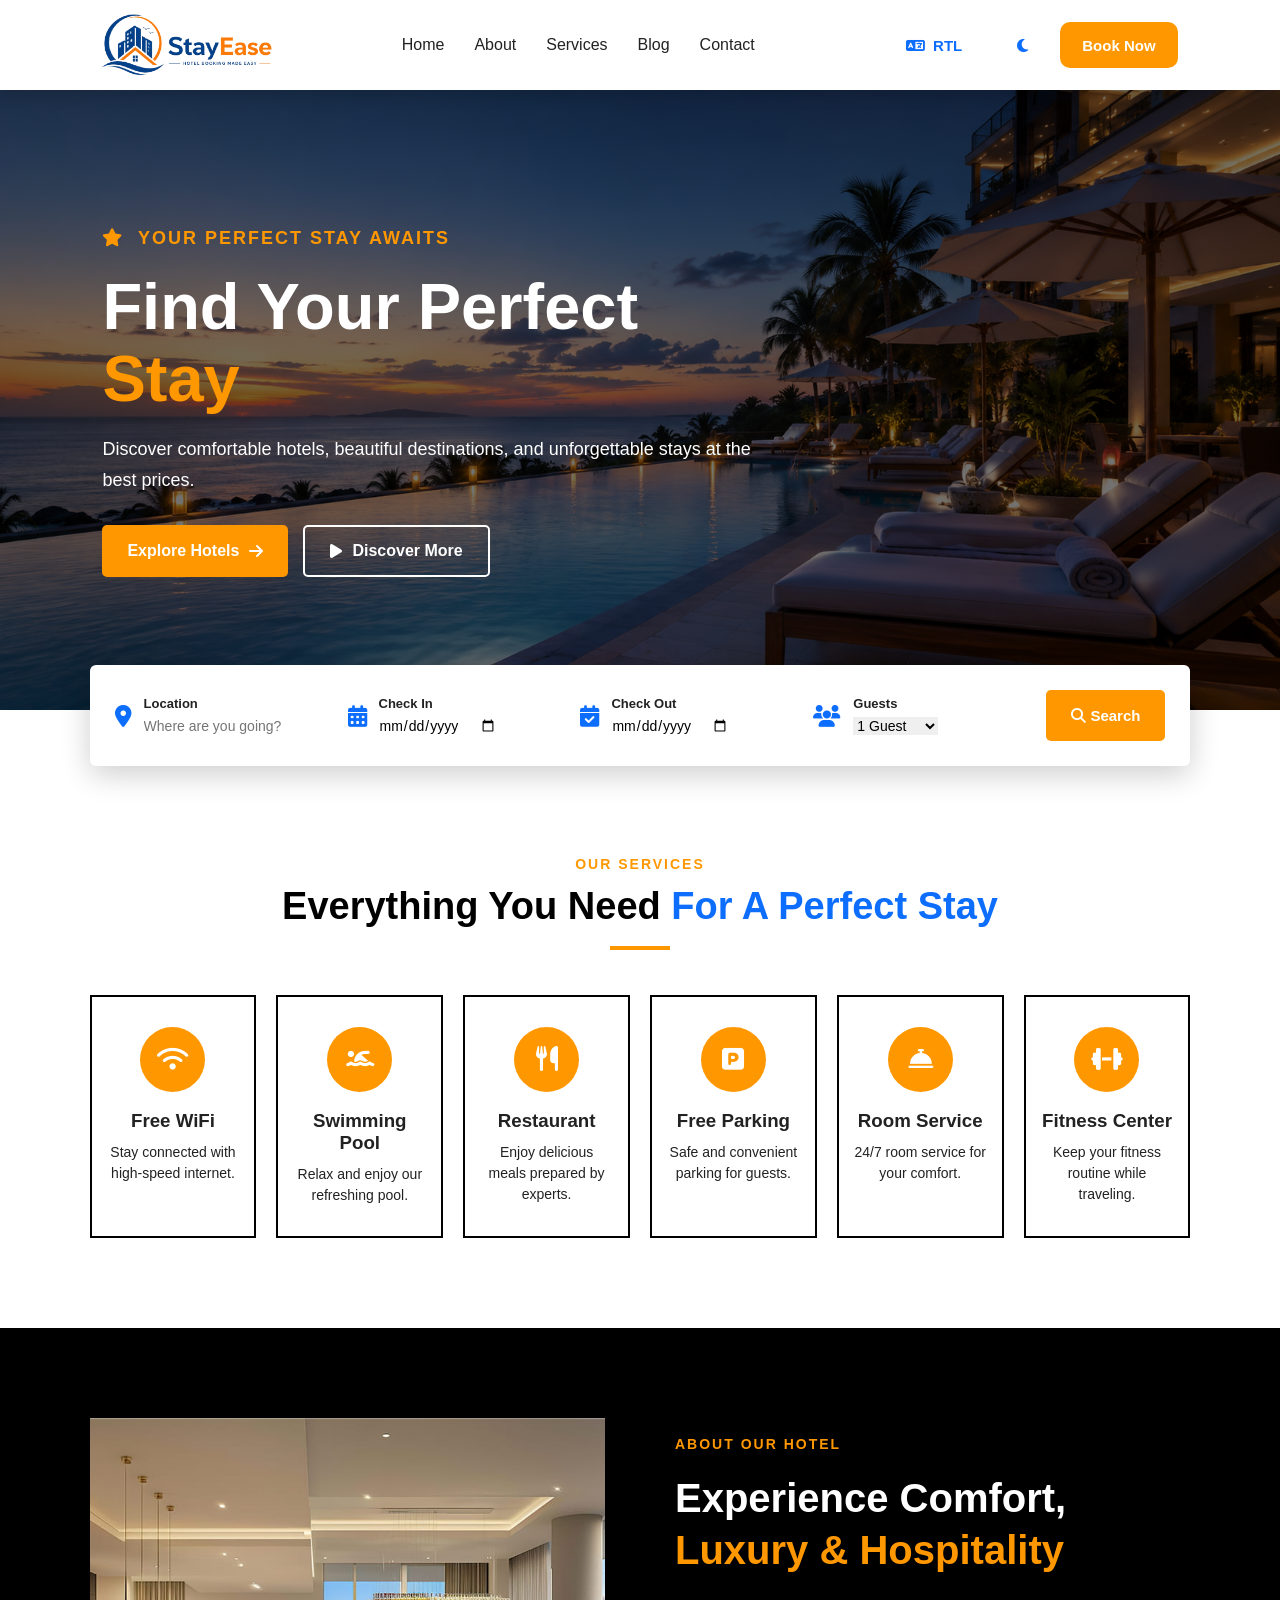
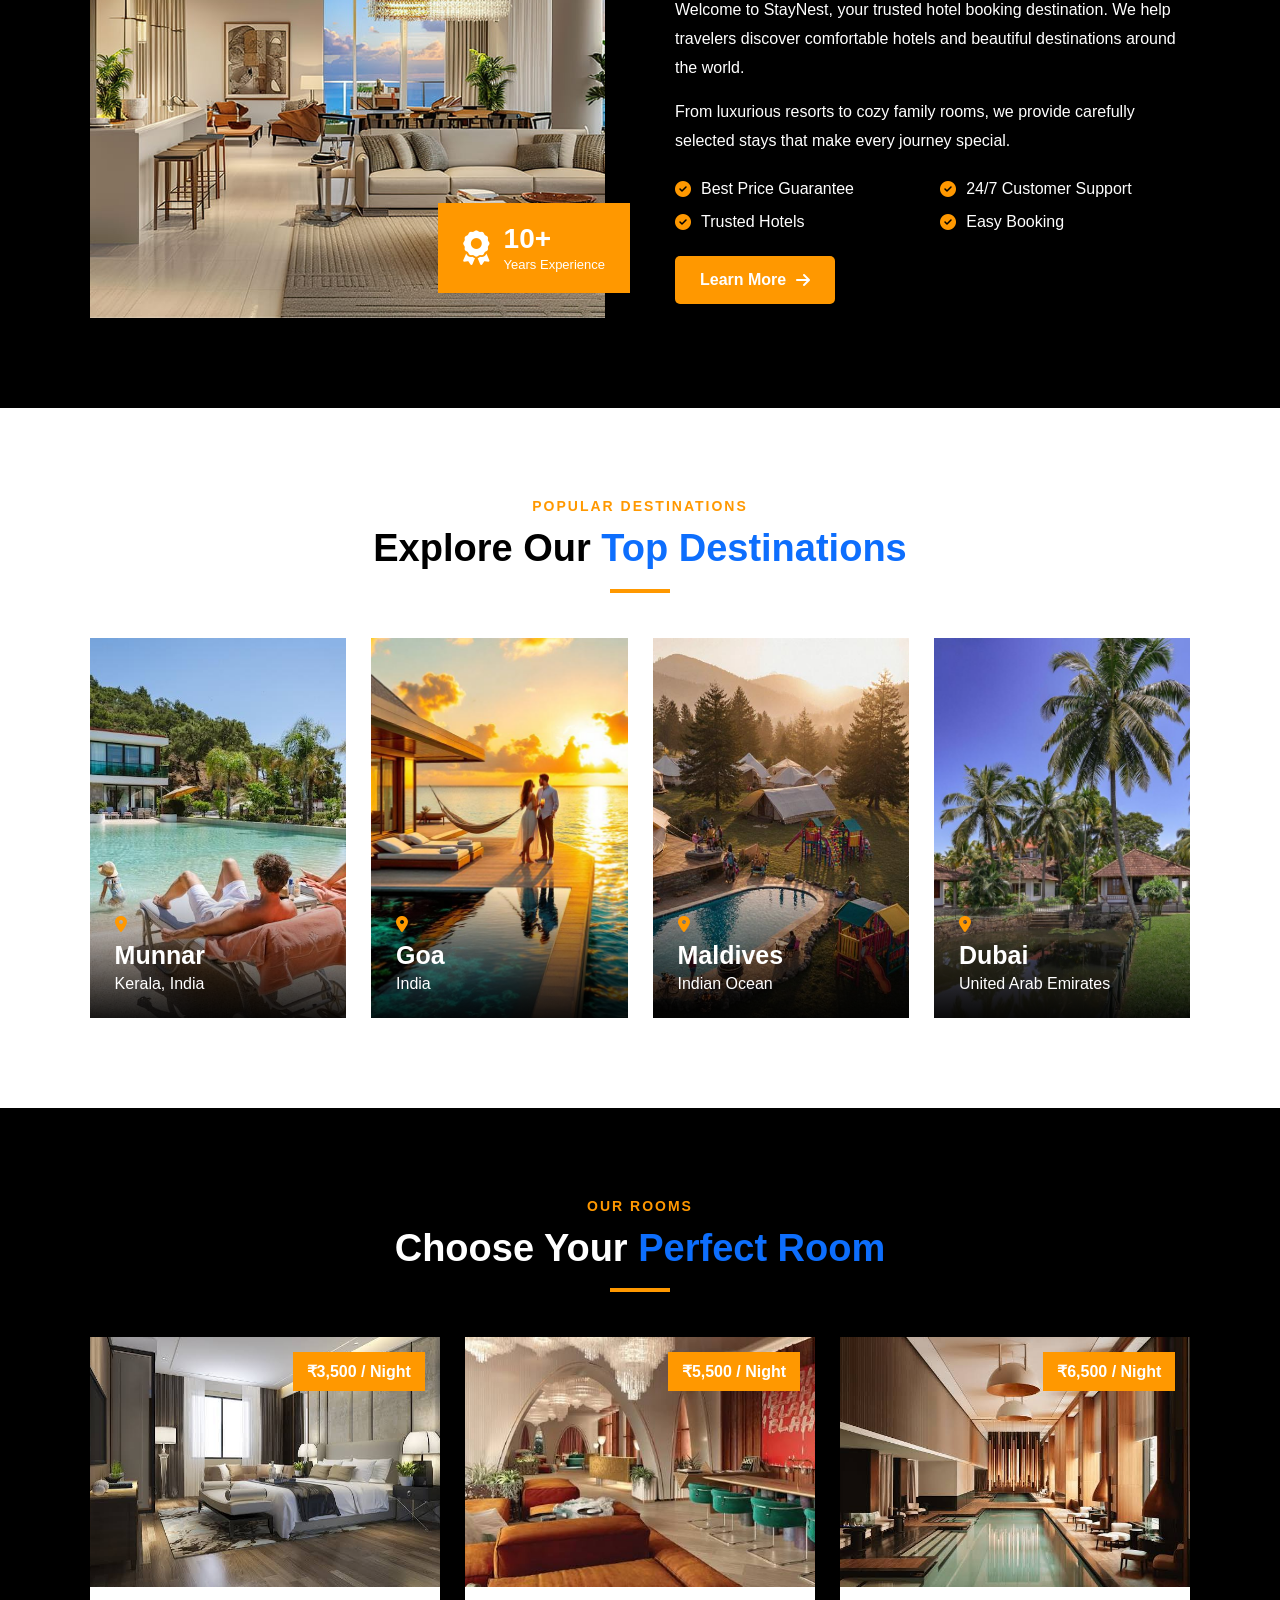
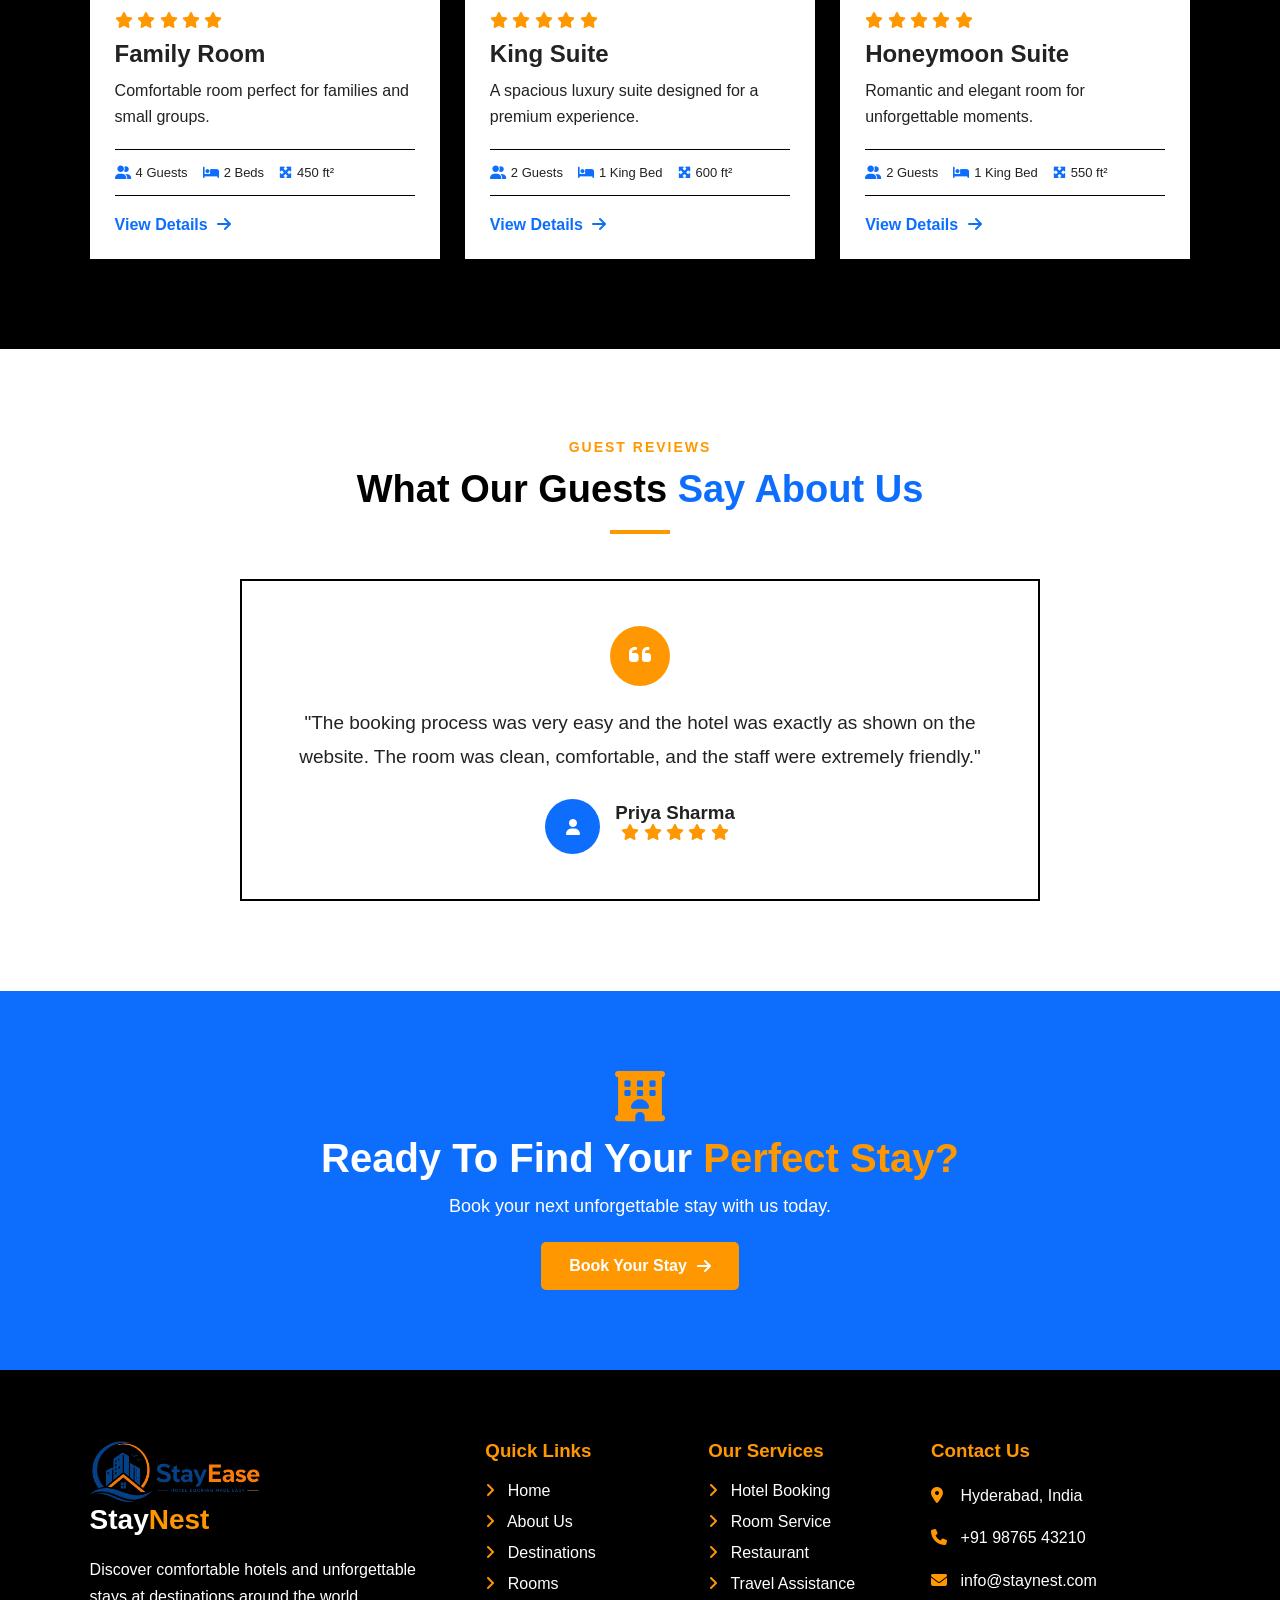
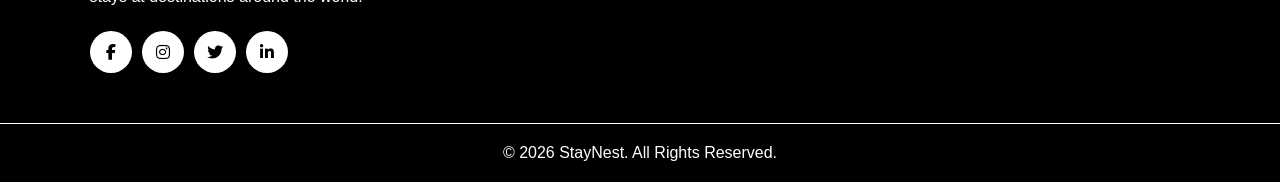
<file: index.html>
<!DOCTYPE html>
<html lang="en">
<head>
    <meta charset="UTF-8">
    <meta name="viewport" content="width=device-width, initial-scale=1.0">
    <title>Hotel Booking</title>
    <link rel="stylesheet" href="home.css">
    <link rel="stylesheet"
href="https://cdnjs.cloudflare.com/ajax/libs/font-awesome/6.5.2/css/all.min.css">
   
 
 
 
<header class="header">
 
    <!-- Logo -->
    <a href="index.html" class="logo">
        <img src="image/logo image.png" alt="StayEase Logo">
       
    </a>
 
    <!-- Navigation -->
    <ul class="nav-links">
 
            <li class="dropdown">
                <a href="#">
                    Home 
                </a>
 
                <ul class="dropdown-menu">
                    <li><a href="index.html">Home 1</a></li>
                    <li><a href="home-2.html">Home 2</a></li>
                </ul>
            </li>
 
            <li><a href="About.html">About</a></li>
            <li><a href="Services.html">Services</a></li>
            <li><a href="Blog.html">Blog</a></li>
            <li><a href="Contact.html">Contact</a></li>
 
        </ul>
 
    <!-- Right Side Buttons -->
 
    <div class="header-right">
 
        <!-- RTL / LTR -->
 
        <button id="rtlBtn" title="Change Direction">
            <i class="fa-solid fa-language"></i>
            <span>RTL</span>
        </button>
 
        <!-- Dark Mode -->
 
        <button id="themeBtn" title="Dark Mode">
            <i class="fa-solid fa-moon"></i>
        </button>
 
        <!-- Login -->
 
       
 
        <!-- Book Now -->
 
        <a href="login.html" class="book-btn">
            Book Now
        </a>
 
    </div>
    </header>
    <script>
   
document.addEventListener("DOMContentLoaded", () => {

    const themeBtn = document.getElementById("themeBtn");
    const rtlBtn = document.getElementById("rtlBtn");

    /* =========================
       RESTORE THEME
    ========================= */

    const savedTheme = localStorage.getItem("theme");

    if (savedTheme === "dark") {
        document.body.classList.add("dark");

        themeBtn.innerHTML =
            '<i class="fa-solid fa-sun"></i>';

    } else {
        document.body.classList.remove("dark");

        themeBtn.innerHTML =
            '<i class="fa-solid fa-moon"></i>';
    }


    /* =========================
       RESTORE DIRECTION
    ========================= */

    const savedDirection =
        localStorage.getItem("direction");

    if (savedDirection === "rtl") {

        document.documentElement.setAttribute("dir", "rtl");

        rtlBtn.innerHTML = `
            <i class="fa-solid fa-language"></i>
            <span>LTR</span>
        `;

    } else {

        document.documentElement.setAttribute("dir", "ltr");

        rtlBtn.innerHTML = `
            <i class="fa-solid fa-language"></i>
            <span>RTL</span>
        `;
    }


    /* =========================
       DARK / LIGHT MODE
    ========================= */

    themeBtn.addEventListener("click", () => {

        document.body.classList.toggle("dark");

        if (document.body.classList.contains("dark")) {

            themeBtn.innerHTML =
                '<i class="fa-solid fa-sun"></i>';

            localStorage.setItem("theme", "dark");

        } else {

            themeBtn.innerHTML =
                '<i class="fa-solid fa-moon"></i>';

            localStorage.setItem("theme", "light");
        }

    });


    /* =========================
       RTL / LTR
    ========================= */

    rtlBtn.addEventListener("click", () => {

        const currentDirection =
            document.documentElement.getAttribute("dir");

        if (currentDirection === "ltr") {

            document.documentElement.setAttribute("dir", "rtl");

            rtlBtn.innerHTML = `
                <i class="fa-solid fa-language"></i>
                <span>LTR</span>
            `;

            localStorage.setItem("direction", "rtl");

        } else {

            document.documentElement.setAttribute("dir", "ltr");

            rtlBtn.innerHTML = `
                <i class="fa-solid fa-language"></i>
                <span>RTL</span>
            `;

            localStorage.setItem("direction", "ltr");
        }

    });

});
</script>
 
 

<body>


<section class="hero">

    <div class="hero-content">

        <p class="hero-small">
            <i class="fa-solid fa-star"></i>
            YOUR PERFECT STAY AWAITS
        </p>

        <h1>
            Find Your Perfect
            <span>Stay</span>
        </h1>

        <p>
            Discover comfortable hotels, beautiful destinations,
            and unforgettable stays at the best prices.
        </p>

        <div class="hero-buttons">

            <a href="#" class="primary-btn">
                Explore Hotels
                <i class="fa-solid fa-arrow-right"></i>
            </a>

            <a href="#" class="secondary-btn">
                <i class="fa-solid fa-play"></i>
                Discover More
            </a>

        </div>

    </div>

</section>


<!-- ================= SEARCH SECTION ================= -->

<section class="search-section">

    <div class="search-box">

        <div class="search-item">
            <i class="fa-solid fa-location-dot"></i>
            <div>
                <label>Location</label>
                <input type="text" placeholder="Where are you going?">
            </div>
        </div>

        <div class="search-item">
            <i class="fa-solid fa-calendar-days"></i>
            <div>
                <label>Check In</label>
                <input type="date">
            </div>
        </div>

        <div class="search-item">
            <i class="fa-solid fa-calendar-check"></i>
            <div>
                <label>Check Out</label>
                <input type="date">
            </div>
        </div>

        <div class="search-item">
            <i class="fa-solid fa-users"></i>
            <div>
                <label>Guests</label>
                <select>
                    <option>1 Guest</option>
                    <option>2 Guests</option>
                    <option>3 Guests</option>
                    <option>4 Guests</option>
                    <option>5+ Guests</option>
                </select>
            </div>
        </div>

        <button class="search-btn">
            <i class="fa-solid fa-magnifying-glass"></i>
            Search
        </button>

    </div>

</section>


<!-- ================= FACILITIES ================= -->

<section class="facilities">

    <div class="section-title">

        <p>OUR SERVICES</p>

        <h2>
            Everything You Need
            <span>For A Perfect Stay</span>
        </h2>

        <div class="title-line"></div>

    </div>


    <div class="facility-container">

        <div class="facility-box">
            <div class="facility-icon">
                <i class="fa-solid fa-wifi"></i>
            </div>
            <h3>Free WiFi</h3>
            <p>Stay connected with high-speed internet.</p>
        </div>


        <div class="facility-box">
            <div class="facility-icon">
                <i class="fa-solid fa-person-swimming"></i>
            </div>
            <h3>Swimming Pool</h3>
            <p>Relax and enjoy our refreshing pool.</p>
        </div>


        <div class="facility-box">
            <div class="facility-icon">
                <i class="fa-solid fa-utensils"></i>
            </div>
            <h3>Restaurant</h3>
            <p>Enjoy delicious meals prepared by experts.</p>
        </div>


        <div class="facility-box">
            <div class="facility-icon">
                <i class="fa-solid fa-square-parking"></i>
            </div>
            <h3>Free Parking</h3>
            <p>Safe and convenient parking for guests.</p>
        </div>


        <div class="facility-box">
            <div class="facility-icon">
                <i class="fa-solid fa-bell-concierge"></i>
            </div>
            <h3>Room Service</h3>
            <p>24/7 room service for your comfort.</p>
        </div>


        <div class="facility-box">
            <div class="facility-icon">
                <i class="fa-solid fa-dumbbell"></i>
            </div>
            <h3>Fitness Center</h3>
            <p>Keep your fitness routine while traveling.</p>
        </div>

    </div>

</section>


<!-- ================= ABOUT SECTION ================= -->

<section class="about">

    <div class="about-image">
        <img src="image/gallery_2.jpg" alt="Luxury Hotel">
        
        <div class="experience">
            <i class="fa-solid fa-award"></i>
            <div>
                <strong>10+</strong>
                <span>Years Experience</span>
            </div>
        </div>
    </div>


    <div class="about-content">

        <p class="small-title">ABOUT OUR HOTEL</p>

        <h2>
            Experience Comfort,
            <span>Luxury & Hospitality</span>
        </h2>

        <p>
            Welcome to StayNest, your trusted hotel booking destination.
            We help travelers discover comfortable hotels and beautiful
            destinations around the world.
        </p>

        <p>
            From luxurious resorts to cozy family rooms, we provide
            carefully selected stays that make every journey special.
        </p>

        <div class="about-features">

            <div>
                <i class="fa-solid fa-circle-check"></i>
                <span>Best Price Guarantee</span>
            </div>

            <div>
                <i class="fa-solid fa-circle-check"></i>
                <span>24/7 Customer Support</span>
            </div>

            <div>
                <i class="fa-solid fa-circle-check"></i>
                <span>Trusted Hotels</span>
            </div>

            <div>
                <i class="fa-solid fa-circle-check"></i>
                <span>Easy Booking</span>
            </div>

        </div>

        <a href="#" class="primary-btn">
            Learn More
            <i class="fa-solid fa-arrow-right"></i>
        </a>

    </div>

</section>


<!-- ================= DESTINATIONS ================= -->

<section class="destinations">

    <div class="section-title">

        <p>POPULAR DESTINATIONS</p>

        <h2>
            Explore Our
            <span>Top Destinations</span>
        </h2>

        <div class="title-line"></div>

    </div>


    <div class="destination-container">

        <div class="destination-card">
            <img src="image/hotel-10.jpeg" alt="Munnar">
            <div class="destination-content">
                <i class="fa-solid fa-location-dot"></i>
                <h3>Munnar</h3>
                <p>Kerala, India</p>
            </div>
        </div>


        <div class="destination-card">
            <img src="image/hotel-11.jpeg" alt="Goa">
            <div class="destination-content">
                <i class="fa-solid fa-location-dot"></i>
                <h3>Goa</h3>
                <p>India</p>
            </div>
        </div>


        <div class="destination-card">
            <img src="image/hotel-12.jpeg" alt="Maldives">
            <div class="destination-content">
                <i class="fa-solid fa-location-dot"></i>
                <h3>Maldives</h3>
                <p>Indian Ocean</p>
            </div>
        </div>


        <div class="destination-card">
            <img src="image/hotel-13.jpeg" alt="Dubai">
            <div class="destination-content">
                <i class="fa-solid fa-location-dot"></i>
                <h3>Dubai</h3>
                <p>United Arab Emirates</p>
            </div>
        </div>

    </div>

</section>


<!-- ================= ROOMS ================= -->

<section class="rooms">

    <div class="section-title">

        <p>OUR ROOMS</p>

        <h2>
            Choose Your
            <span>Perfect Room</span>
        </h2>

        <div class="title-line"></div>

    </div>


    <div class="room-container">

        <div class="room-card">

            <div class="room-image">
                <img src="image/services-20.jpeg" alt="Family Room">

                <span class="price">
                    ₹3,500 / Night
                </span>
            </div>

            <div class="room-content">

                <div class="rating">
                    <i class="fa-solid fa-star"></i>
                    <i class="fa-solid fa-star"></i>
                    <i class="fa-solid fa-star"></i>
                    <i class="fa-solid fa-star"></i>
                    <i class="fa-solid fa-star"></i>
                </div>

                <h3>Family Room</h3>

                <p>
                    Comfortable room perfect for families
                    and small groups.
                </p>

                <div class="room-info">

                    <span>
                        <i class="fa-solid fa-user-group"></i>
                        4 Guests
                    </span>

                    <span>
                        <i class="fa-solid fa-bed"></i>
                        2 Beds
                    </span>

                    <span>
                        <i class="fa-solid fa-maximize"></i>
                        450 ft²
                    </span>

                </div>

                <a href="#" class="room-btn">
                    View Details
                    <i class="fa-solid fa-arrow-right"></i>
                </a>

            </div>

        </div>


        <div class="room-card">

            <div class="room-image">
                <img src="image/services-21.jpeg" alt="King Suite">

                <span class="price">
                    ₹5,500 / Night
                </span>
            </div>

            <div class="room-content">

                <div class="rating">
                    <i class="fa-solid fa-star"></i>
                    <i class="fa-solid fa-star"></i>
                    <i class="fa-solid fa-star"></i>
                    <i class="fa-solid fa-star"></i>
                    <i class="fa-solid fa-star"></i>
                </div>

                <h3>King Suite</h3>

                <p>
                    A spacious luxury suite designed for
                    a premium experience.
                </p>

                <div class="room-info">

                    <span>
                        <i class="fa-solid fa-user-group"></i>
                        2 Guests
                    </span>

                    <span>
                        <i class="fa-solid fa-bed"></i>
                        1 King Bed
                    </span>

                    <span>
                        <i class="fa-solid fa-maximize"></i>
                        600 ft²
                    </span>

                </div>

                <a href="#" class="room-btn">
                    View Details
                    <i class="fa-solid fa-arrow-right"></i>
                </a>

            </div>

        </div>


        <div class="room-card">

            <div class="room-image">
                <img src="image/services-23.jpeg" alt="Honeymoon Room">

                <span class="price">
                    ₹6,500 / Night
                </span>
            </div>

            <div class="room-content">

                <div class="rating">
                    <i class="fa-solid fa-star"></i>
                    <i class="fa-solid fa-star"></i>
                    <i class="fa-solid fa-star"></i>
                    <i class="fa-solid fa-star"></i>
                    <i class="fa-solid fa-star"></i>
                </div>

                <h3>Honeymoon Suite</h3>

                <p>
                    Romantic and elegant room for
                    unforgettable moments.
                </p>

                <div class="room-info">

                    <span>
                        <i class="fa-solid fa-user-group"></i>
                        2 Guests
                    </span>

                    <span>
                        <i class="fa-solid fa-bed"></i>
                        1 King Bed
                    </span>

                    <span>
                        <i class="fa-solid fa-maximize"></i>
                        550 ft²
                    </span>

                </div>

                <a href="#" class="room-btn">
                    View Details
                    <i class="fa-solid fa-arrow-right"></i>
                </a>

            </div>

        </div>

    </div>

</section>


<!-- ================= TESTIMONIAL ================= -->

<section class="testimonial">

    <div class="section-title">

        <p>GUEST REVIEWS</p>

        <h2>
            What Our Guests
            <span>Say About Us</span>
        </h2>

        <div class="title-line"></div>

    </div>


    <div class="testimonial-box">

        <div class="quote">
            <i class="fa-solid fa-quote-left"></i>
        </div>

        <p>
            "The booking process was very easy and the hotel was
            exactly as shown on the website. The room was clean,
            comfortable, and the staff were extremely friendly."
        </p>

        <div class="guest">

            <div class="guest-icon">
                <i class="fa-solid fa-user"></i>
            </div>

            <div>
                <h3>Priya Sharma</h3>

                <div class="rating">
                    <i class="fa-solid fa-star"></i>
                    <i class="fa-solid fa-star"></i>
                    <i class="fa-solid fa-star"></i>
                    <i class="fa-solid fa-star"></i>
                    <i class="fa-solid fa-star"></i>
                </div>
            </div>

        </div>

    </div>

</section>


<!-- ================= CTA ================= -->

<section class="cta">

    <div class="cta-content">

        <i class="fa-solid fa-hotel"></i>

        <h2>
            Ready To Find Your
            <span>Perfect Stay?</span>
        </h2>

        <p>
            Book your next unforgettable stay with us today.
        </p>

        <a href="#" class="cta-btn">
            Book Your Stay
            <i class="fa-solid fa-arrow-right"></i>
        </a>

    </div>

</section>


<!-- ================= FOOTER ================= -->

<footer class="footer">

    <div class="footer-container">

        <div class="footer-box">

            <div class="footer-logo">
               <img src="image/logo image.png" alt="">
                Stay<span>Nest</span>
            </div>

            <p>
                Discover comfortable hotels and unforgettable
                stays at destinations around the world.
            </p>

            <div class="social-icons">

                <a href="#">
                    <i class="fa-brands fa-facebook-f"></i>
                </a>

                <a href="#">
                    <i class="fa-brands fa-instagram"></i>
                </a>

                <a href="#">
                    <i class="fa-brands fa-twitter"></i>
                </a>

                <a href="#">
                    <i class="fa-brands fa-linkedin-in"></i>
                </a>

            </div>

        </div>


        <div class="footer-box">

            <h3>Quick Links</h3>

            <a href="#">
                <i class="fa-solid fa-angle-right"></i>
                Home
            </a>

            <a href="#">
                <i class="fa-solid fa-angle-right"></i>
                About Us
            </a>

            <a href="#">
                <i class="fa-solid fa-angle-right"></i>
                Destinations
            </a>

            <a href="#">
                <i class="fa-solid fa-angle-right"></i>
                Rooms
            </a>

        </div>


        <div class="footer-box">

            <h3>Our Services</h3>

            <a href="#">
                <i class="fa-solid fa-angle-right"></i>
                Hotel Booking
            </a>

            <a href="#">
                <i class="fa-solid fa-angle-right"></i>
                Room Service
            </a>

            <a href="#">
                <i class="fa-solid fa-angle-right"></i>
                Restaurant
            </a>

            <a href="#">
                <i class="fa-solid fa-angle-right"></i>
                Travel Assistance
            </a>

        </div>


        <div class="footer-box">

            <h3>Contact Us</h3>

            <p>
                <i class="fa-solid fa-location-dot"></i>
                Hyderabad, India
            </p>

            <p>
                <i class="fa-solid fa-phone"></i>
                +91 98765 43210
            </p>

            <p>
                <i class="fa-solid fa-envelope"></i>
                info@staynest.com
            </p>

        </div>

    </div>


    <div class="copyright">

        <p>
            © 2026 StayNest. All Rights Reserved.
        </p>

    </div>

</footer>


</body>
</html>
</file>
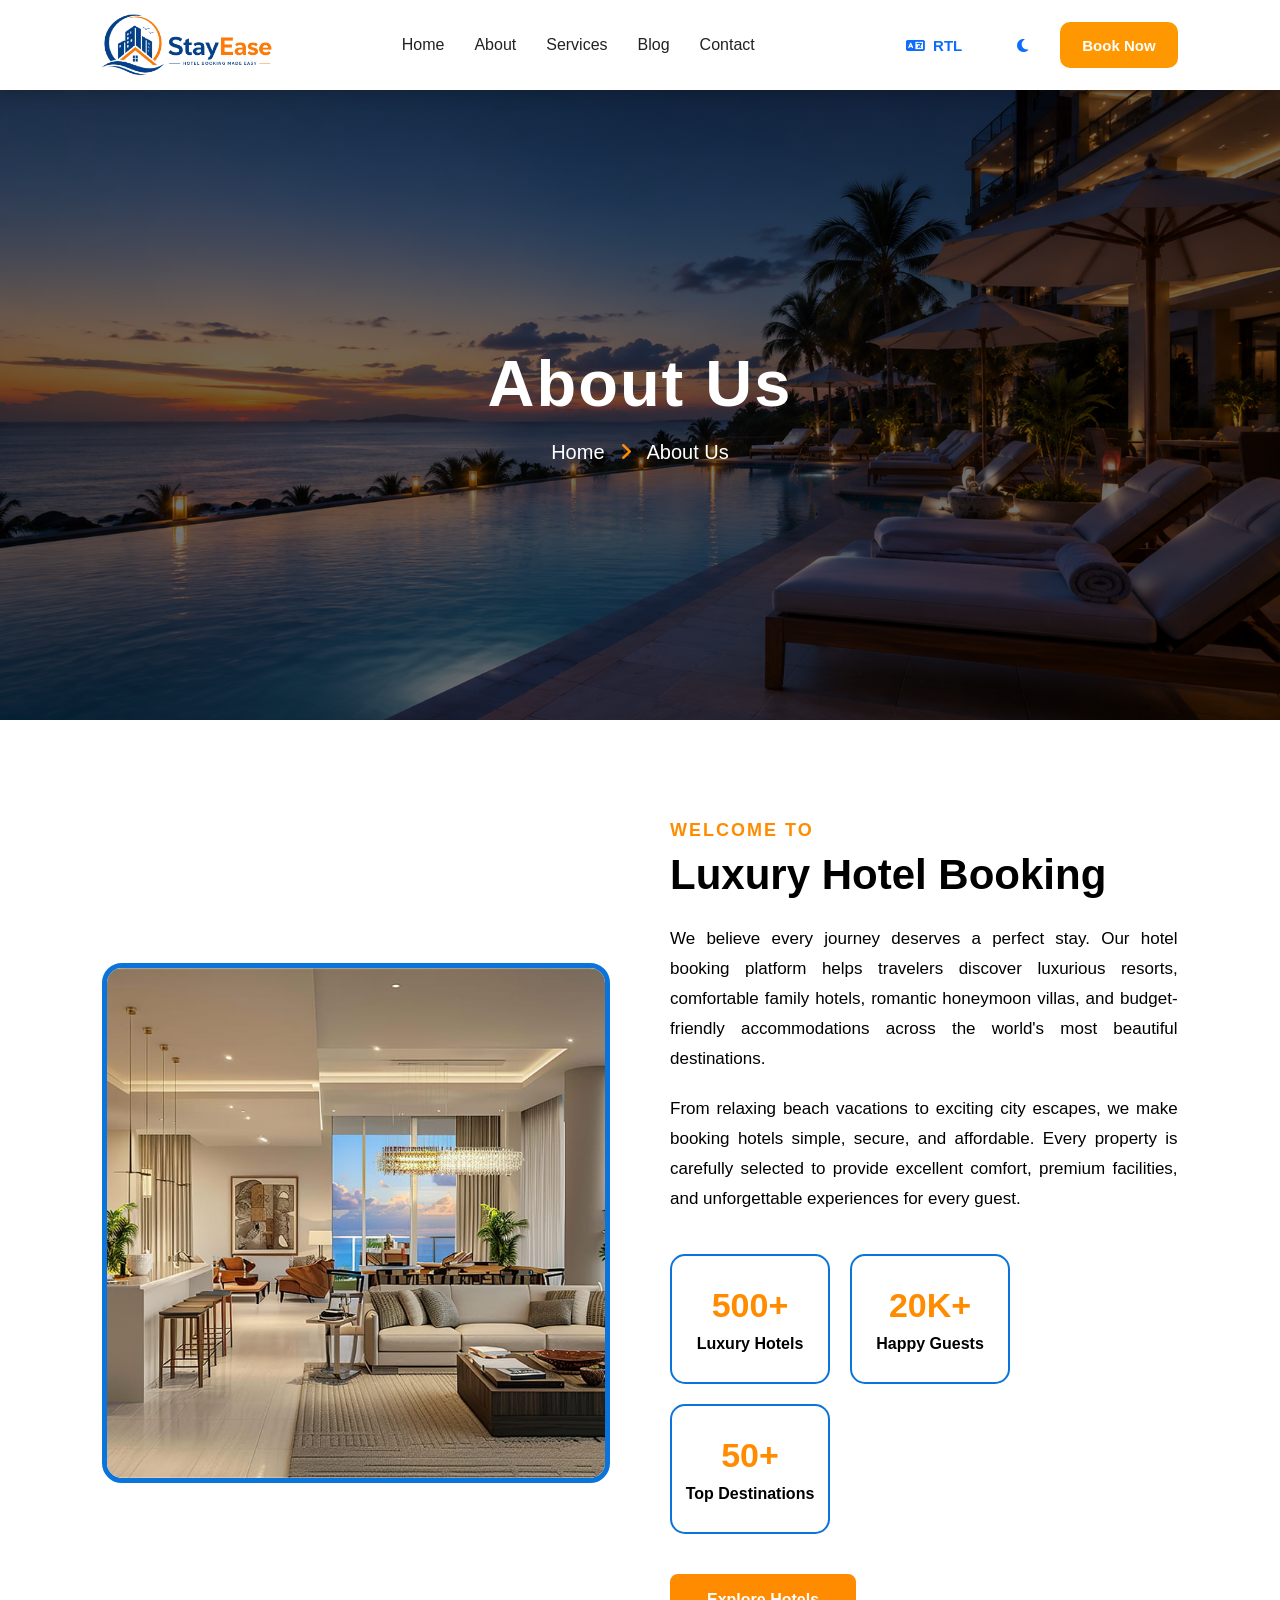
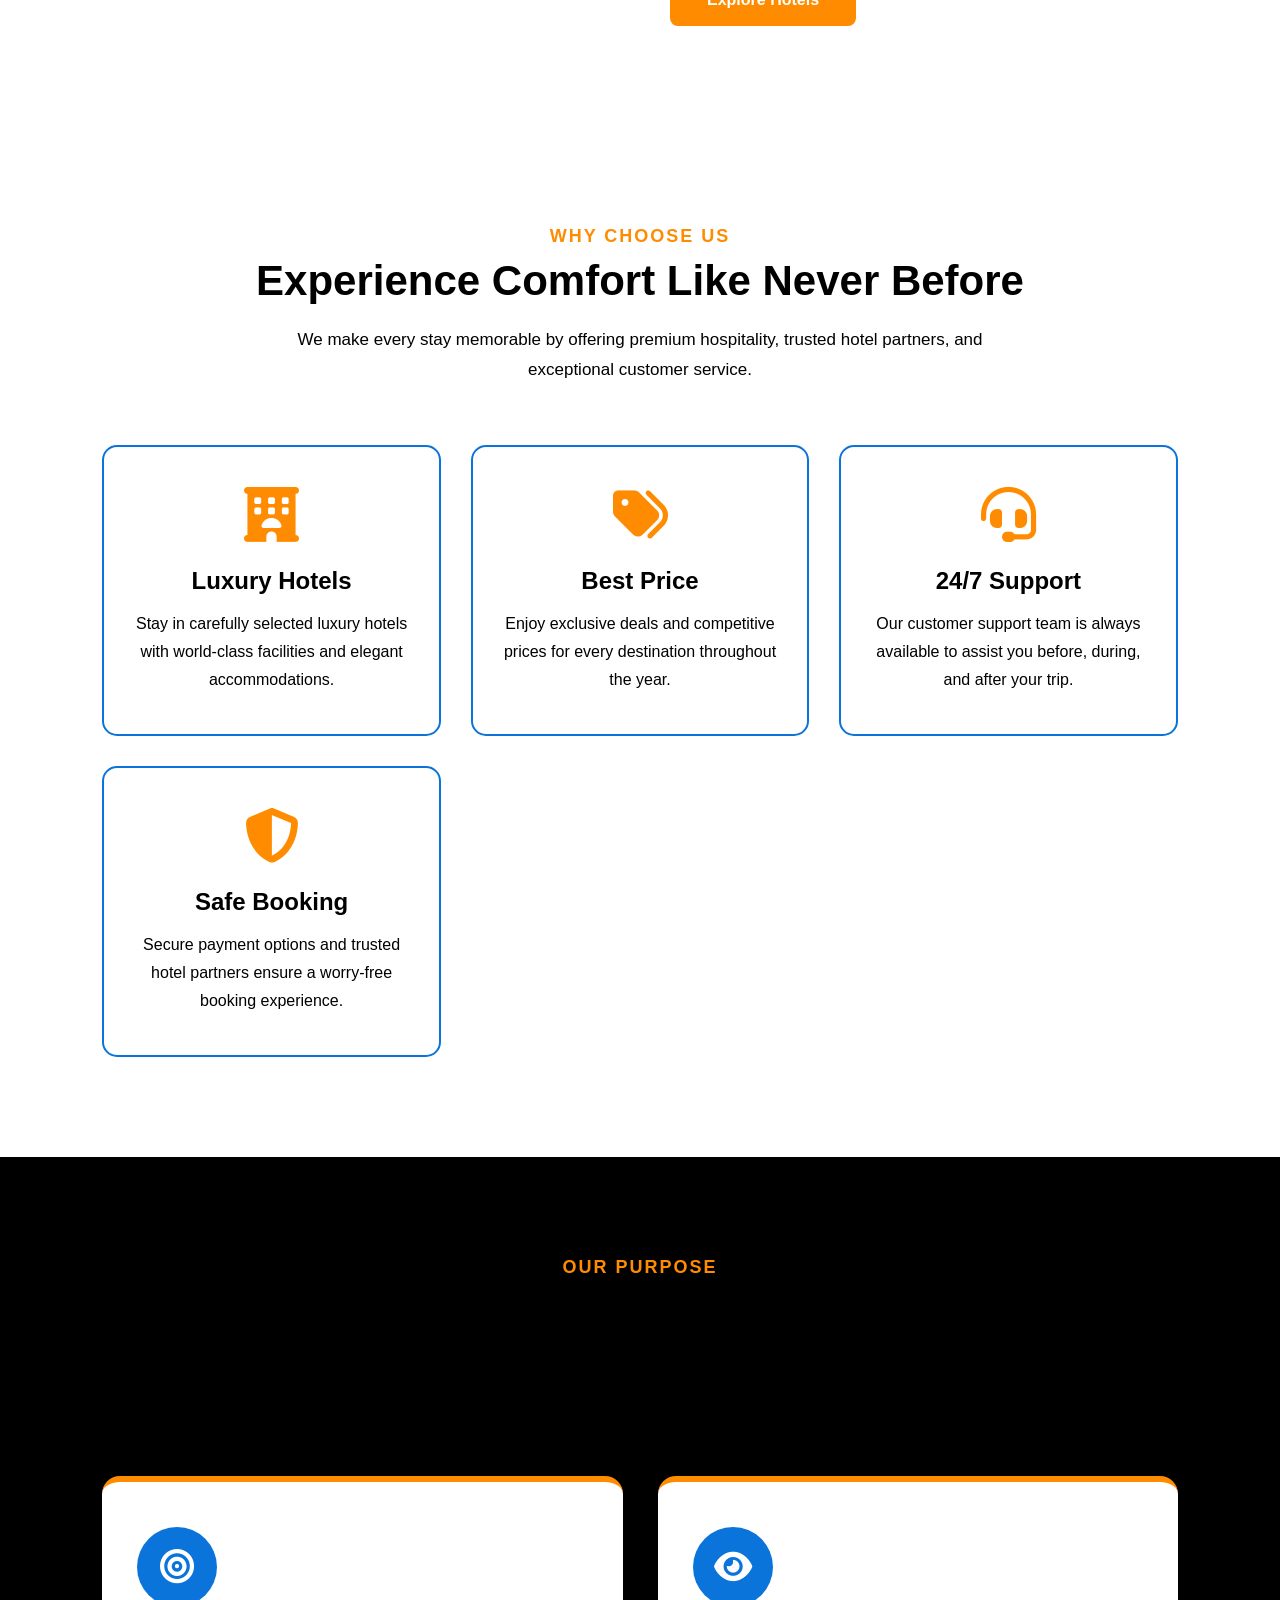
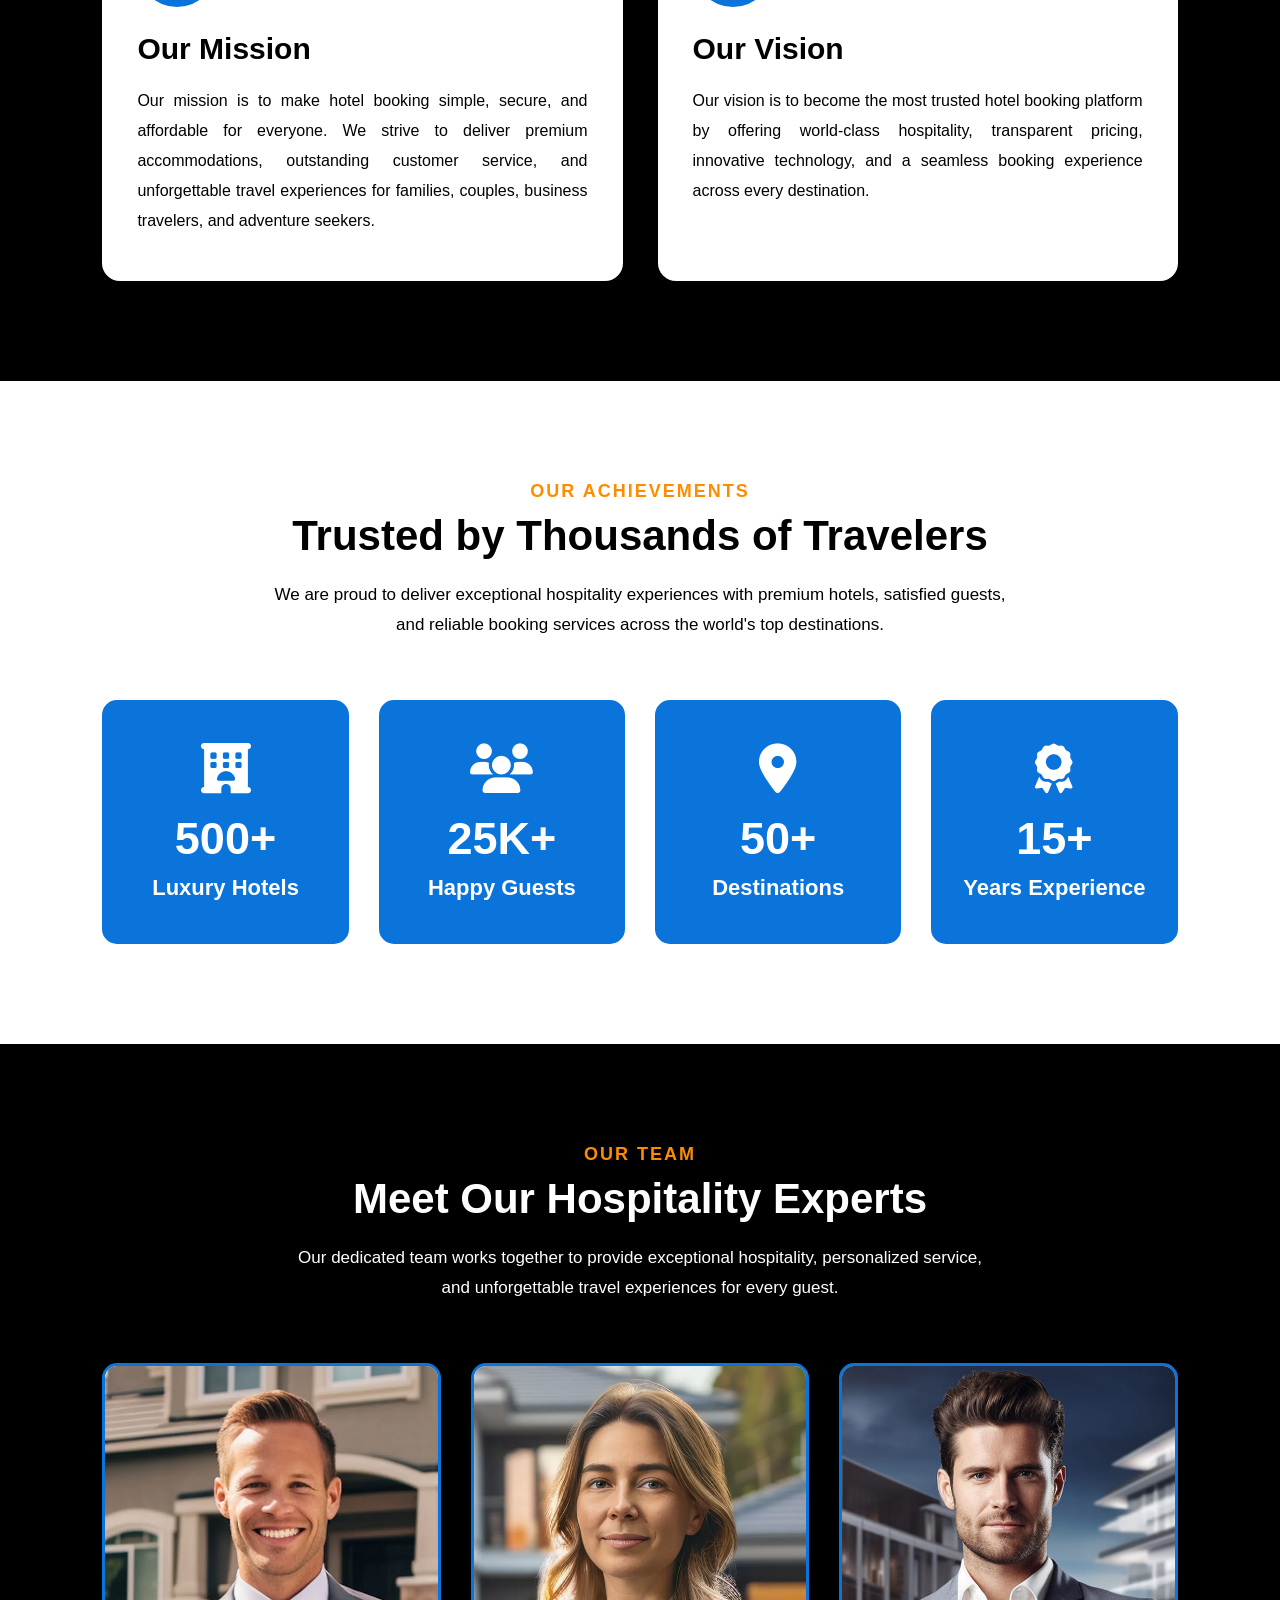
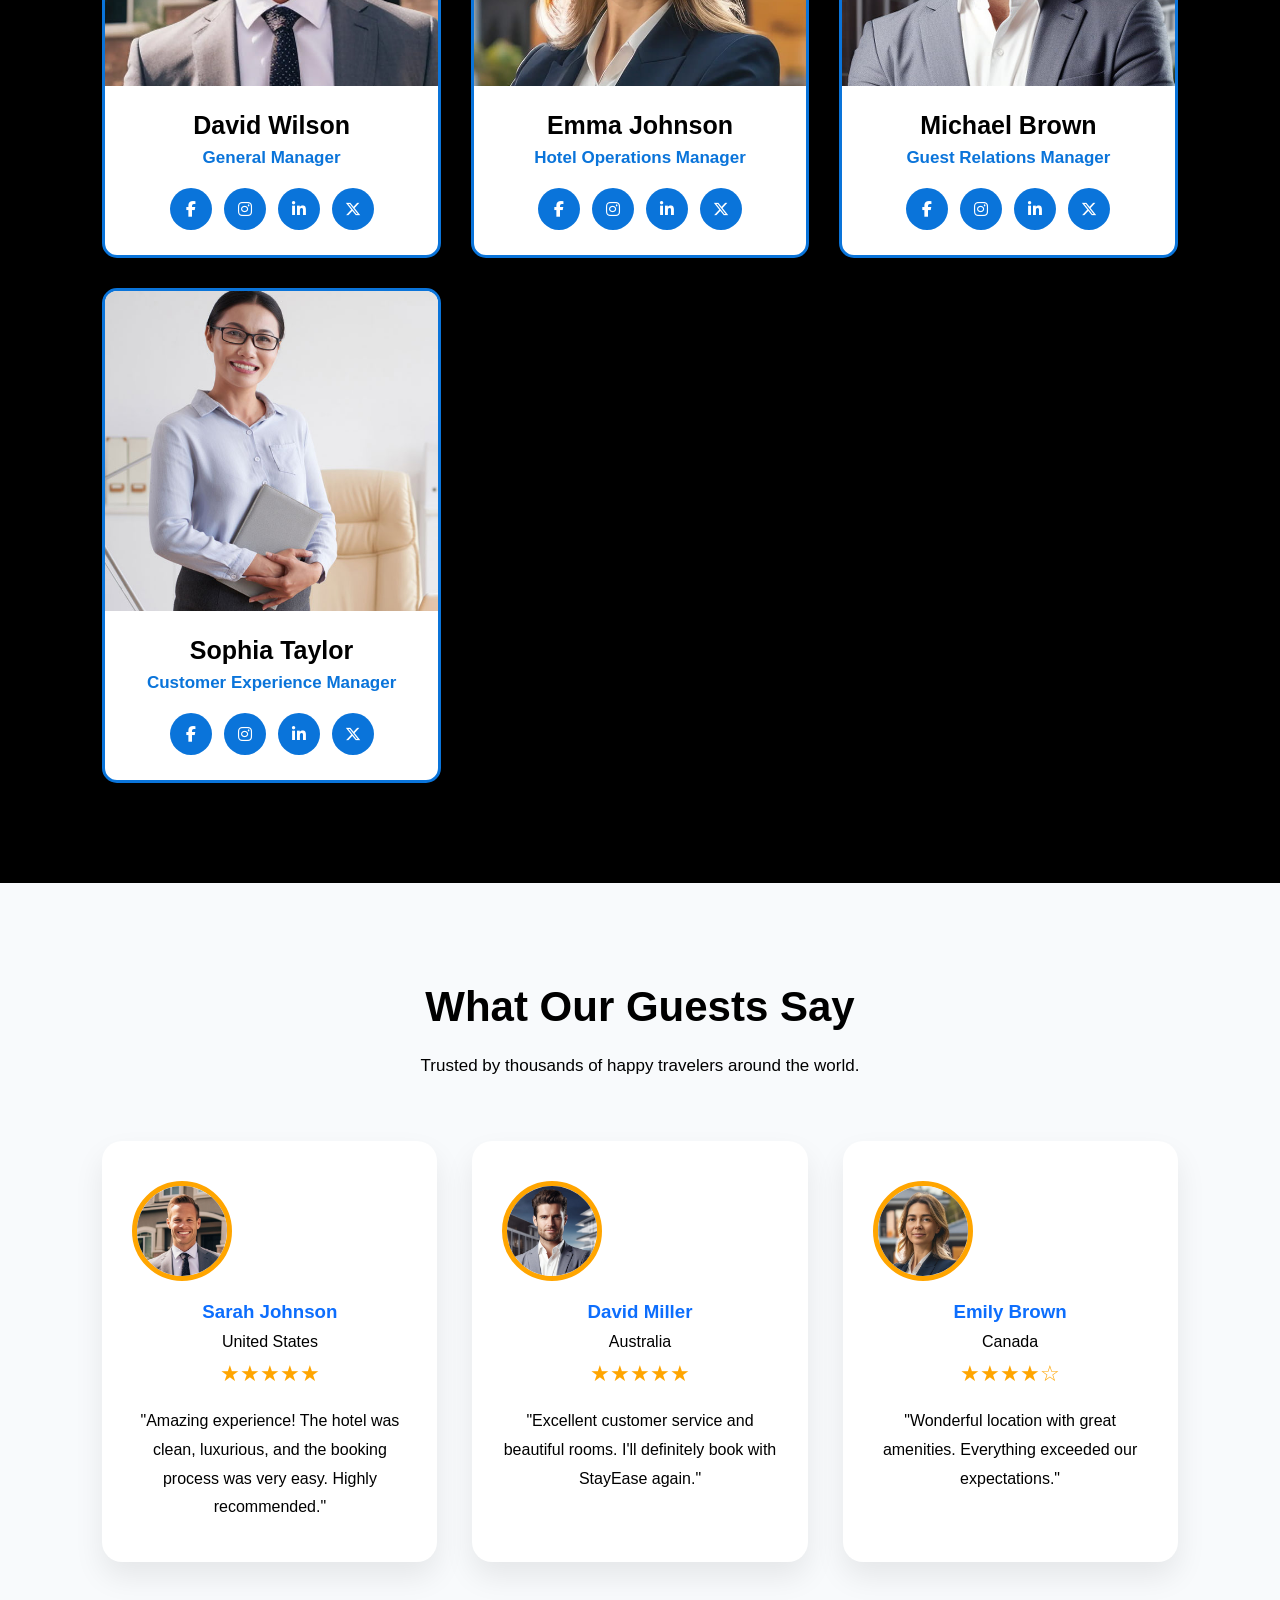
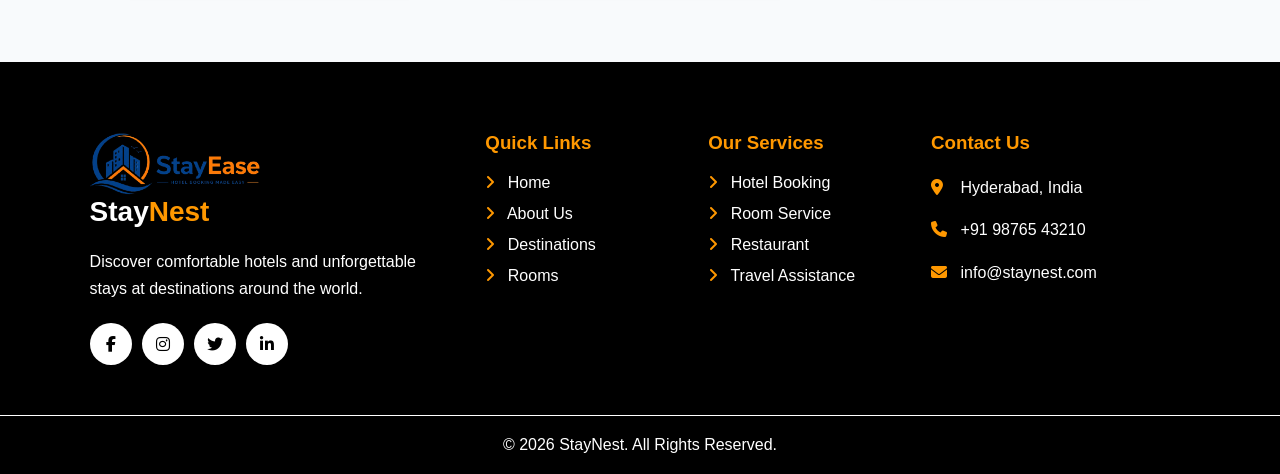
<file: about.html>
<!DOCTYPE html>
<html lang="en">
<head>
    <meta charset="UTF-8">
    <meta name="viewport" content="width=device-width, initial-scale=1.0">
    <title>Hotel Booking</title>
    <link rel="stylesheet" href="about.css">
    <link rel="stylesheet"
href="https://cdnjs.cloudflare.com/ajax/libs/font-awesome/6.5.2/css/all.min.css">
   
 
 
 
<header class="header">
 
    <!-- Logo -->
    <a href="index.html" class="logo">
        <img src="image/logo image.png" alt="StayEase Logo">
       
    </a>
 
    <!-- Navigation -->
    <ul class="nav-links">
 
            <li class="dropdown">
                <a href="#">
                    Home 
                </a>
 
                <ul class="dropdown-menu">
                    <li><a href="index.html">Home 1</a></li>
                    <li><a href="home-2.html">Home 2</a></li>
                </ul>
            </li>
 
            <li><a href="About.html">About</a></li>
            <li><a href="Services.html">Services</a></li>
            <li><a href="Blog.html">Blog</a></li>
            <li><a href="Contact.html">Contact</a></li>
 
        </ul>
 
    <!-- Right Side Buttons -->
 
    <div class="header-right">
 
        <!-- RTL / LTR -->
 
        <button id="rtlBtn" title="Change Direction">
            <i class="fa-solid fa-language"></i>
            <span>RTL</span>
        </button>
 
        <!-- Dark Mode -->
 
        <button id="themeBtn" title="Dark Mode">
            <i class="fa-solid fa-moon"></i>
        </button>
 
        <!-- Login -->
 
       
 
        <!-- Book Now -->
 
        <a href="login.html" class="book-btn">
            Book Now
        </a>
 
    </div>
    </header>
   
<script>
   
document.addEventListener("DOMContentLoaded", () => {

    const themeBtn = document.getElementById("themeBtn");
    const rtlBtn = document.getElementById("rtlBtn");

    /* =========================
       RESTORE THEME
    ========================= */

    const savedTheme = localStorage.getItem("theme");

    if (savedTheme === "dark") {
        document.body.classList.add("dark");

        themeBtn.innerHTML =
            '<i class="fa-solid fa-sun"></i>';

    } else {
        document.body.classList.remove("dark");

        themeBtn.innerHTML =
            '<i class="fa-solid fa-moon"></i>';
    }


    /* =========================
       RESTORE DIRECTION
    ========================= */

    const savedDirection =
        localStorage.getItem("direction");

    if (savedDirection === "rtl") {

        document.documentElement.setAttribute("dir", "rtl");

        rtlBtn.innerHTML = `
            <i class="fa-solid fa-language"></i>
            <span>LTR</span>
        `;

    } else {

        document.documentElement.setAttribute("dir", "ltr");

        rtlBtn.innerHTML = `
            <i class="fa-solid fa-language"></i>
            <span>RTL</span>
        `;
    }


    /* =========================
       DARK / LIGHT MODE
    ========================= */

    themeBtn.addEventListener("click", () => {

        document.body.classList.toggle("dark");

        if (document.body.classList.contains("dark")) {

            themeBtn.innerHTML =
                '<i class="fa-solid fa-sun"></i>';

            localStorage.setItem("theme", "dark");

        } else {

            themeBtn.innerHTML =
                '<i class="fa-solid fa-moon"></i>';

            localStorage.setItem("theme", "light");
        }

    });


    /* =========================
       RTL / LTR
    ========================= */

    rtlBtn.addEventListener("click", () => {

        const currentDirection =
            document.documentElement.getAttribute("dir");

        if (currentDirection === "ltr") {

            document.documentElement.setAttribute("dir", "rtl");

            rtlBtn.innerHTML = `
                <i class="fa-solid fa-language"></i>
                <span>LTR</span>
            `;

            localStorage.setItem("direction", "rtl");

        } else {

            document.documentElement.setAttribute("dir", "ltr");

            rtlBtn.innerHTML = `
                <i class="fa-solid fa-language"></i>
                <span>RTL</span>
            `;

            localStorage.setItem("direction", "ltr");
        }

    });

});
</script>

<!-- ================= HEADER END ================= -->
<section class="about-hero">

    <div class="about-overlay">
        
        

        <h1>About Us</h1>

        <p>
            Home <span><i class="fa-solid fa-angle-right"></i></span> About Us
        </p>

    </div>

</section>



<section class="about-section">

    <div class="about-image">
        <img src="image/gallery_2.jpg" alt="Luxury Hotel">
    </div>

    <div class="about-content">

        <h4>WELCOME TO</h4>

        <h2>Luxury Hotel Booking</h2>

        <p>
            We believe every journey deserves a perfect stay. Our hotel booking
            platform helps travelers discover luxurious resorts, comfortable
            family hotels, romantic honeymoon villas, and budget-friendly
            accommodations across the world's most beautiful destinations.
        </p>

        <p>
            From relaxing beach vacations to exciting city escapes, we make
            booking hotels simple, secure, and affordable. Every property is
            carefully selected to provide excellent comfort, premium facilities,
            and unforgettable experiences for every guest.
        </p>

        <div class="about-boxes">

            <div class="box">
                <h3>500+</h3>
                <span>Luxury Hotels</span>
            </div>

            <div class="box">
                <h3>20K+</h3>
                <span>Happy Guests</span>
            </div>

            <div class="box">
                <h3>50+</h3>
                <span>Top Destinations</span>
            </div>

        </div>

        <a href="#" class="about-btn">Explore Hotels</a>

    </div>

</section>
<!--================== WHY CHOOSE US START ==================-->

<section class="why-choose">

    <div class="heading">
        <h4>WHY CHOOSE US</h4>
        <h2>Experience Comfort Like Never Before</h2>
        <p>
            We make every stay memorable by offering premium hospitality,
            trusted hotel partners, and exceptional customer service.
        </p>
    </div>

    <div class="choose-container">

        <div class="choose-card">
            <i class="fa-solid fa-hotel"></i>
            <h3>Luxury Hotels</h3>
            <p>
                Stay in carefully selected luxury hotels with world-class
                facilities and elegant accommodations.
            </p>
        </div>

        <div class="choose-card">
            <i class="fa-solid fa-tags"></i>
            <h3>Best Price</h3>
            <p>
                Enjoy exclusive deals and competitive prices for every
                destination throughout the year.
            </p>
        </div>

        <div class="choose-card">
            <i class="fa-solid fa-headset"></i>
            <h3>24/7 Support</h3>
            <p>
                Our customer support team is always available to assist you
                before, during, and after your trip.
            </p>
        </div>

        <div class="choose-card">
            <i class="fa-solid fa-shield-halved"></i>
            <h3>Safe Booking</h3>
            <p>
                Secure payment options and trusted hotel partners ensure a
                worry-free booking experience.
            </p>
        </div>

    </div>

</section>

<!--================== MISSION & VISION START ==================-->

<section class="mission-vision">

    <div class="section-title">
        <h4>OUR PURPOSE</h4>
        <h2>Mission & Vision</h2>
        <p>
            We are committed to providing exceptional hospitality experiences by
            connecting travelers with the finest hotels and resorts around the world.
        </p>
    </div>

    <div class="mission-container">

        <!-- Mission Card -->

        <div class="mission-card">

            <div class="icon">
                <i class="fa-solid fa-bullseye"></i>
            </div>

            <h3>Our Mission</h3>

            <p>
                Our mission is to make hotel booking simple, secure, and affordable
                for everyone. We strive to deliver premium accommodations,
                outstanding customer service, and unforgettable travel experiences
                for families, couples, business travelers, and adventure seekers.
            </p>

        </div>

        <!-- Vision Card -->

        <div class="mission-card">

            <div class="icon">
                <i class="fa-solid fa-eye"></i>
            </div>

            <h3>Our Vision</h3>

            <p>
                Our vision is to become the most trusted hotel booking platform by
                offering world-class hospitality, transparent pricing, innovative
                technology, and a seamless booking experience across every
                destination.
            </p>

        </div>

    </div>

</section>

<!--================== HOTEL COUNTER START ==================-->

<section class="hotel-counter">

    <div class="counter-heading">
        <h4>OUR ACHIEVEMENTS</h4>
        <h2>Trusted by Thousands of Travelers</h2>
        <p>
            We are proud to deliver exceptional hospitality experiences with
            premium hotels, satisfied guests, and reliable booking services
            across the world's top destinations.
        </p>
    </div>

    <div class="counter-container">

        <div class="counter-box">
            <i class="fa-solid fa-hotel"></i>
            <h2>500+</h2>
            <h3>Luxury Hotels</h3>
        </div>

        <div class="counter-box">
            <i class="fa-solid fa-users"></i>
            <h2>25K+</h2>
            <h3>Happy Guests</h3>
        </div>

        <div class="counter-box">
            <i class="fa-solid fa-location-dot"></i>
            <h2>50+</h2>
            <h3>Destinations</h3>
        </div>

        <div class="counter-box">
            <i class="fa-solid fa-award"></i>
            <h2>15+</h2>
            <h3>Years Experience</h3>
        </div>

    </div>

</section>
<!--================== OUR TEAM START ==================-->

<section class="our-team">

    <div class="team-heading">
        <h4>OUR TEAM</h4>
        <h2>Meet Our Hospitality Experts</h2>
        <p>
            Our dedicated team works together to provide exceptional hospitality,
            personalized service, and unforgettable travel experiences for every guest.
        </p>
    </div>

    <div class="team-container">

        <!-- Team Member 1 -->
        <div class="team-card">
            <div class="team-image">
                <img src="image/team-1.jpg" alt="Team Member">
            </div>

            <div class="team-content">
                <h3>David Wilson</h3>
                <h5>General Manager</h5>

                <div class="team-social">
                    <a href="#"><i class="fa-brands fa-facebook-f"></i></a>
                    <a href="#"><i class="fa-brands fa-instagram"></i></a>
                    <a href="#"><i class="fa-brands fa-linkedin-in"></i></a>
                    <a href="#"><i class="fa-brands fa-x-twitter"></i></a>
                </div>
            </div>
        </div>

        <!-- Team Member 2 -->
        <div class="team-card">
            <div class="team-image">
                <img src="image/team-8.jpg" alt="Team Member">
            </div>

            <div class="team-content">
                <h3>Emma Johnson</h3>
                <h5>Hotel Operations Manager</h5>

                <div class="team-social">
                    <a href="#"><i class="fa-brands fa-facebook-f"></i></a>
                    <a href="#"><i class="fa-brands fa-instagram"></i></a>
                    <a href="#"><i class="fa-brands fa-linkedin-in"></i></a>
                    <a href="#"><i class="fa-brands fa-x-twitter"></i></a>
                </div>
            </div>
        </div>

        <!-- Team Member 3 -->
        <div class="team-card">
            <div class="team-image">
                <img src="image/team-2.jpg" alt="Team Member">
            </div>

            <div class="team-content">
                <h3>Michael Brown</h3>
                <h5>Guest Relations Manager</h5>

                <div class="team-social">
                    <a href="#"><i class="fa-brands fa-facebook-f"></i></a>
                    <a href="#"><i class="fa-brands fa-instagram"></i></a>
                    <a href="#"><i class="fa-brands fa-linkedin-in"></i></a>
                    <a href="#"><i class="fa-brands fa-x-twitter"></i></a>
                </div>
            </div>
        </div>

        <!-- Team Member 4 -->
        <div class="team-card">
            <div class="team-image">
                <img src="image/11.jpg" alt="Team Member">
            </div>

            <div class="team-content">
                <h3>Sophia Taylor</h3>
                <h5>Customer Experience Manager</h5>

                <div class="team-social">
                    <a href="#"><i class="fa-brands fa-facebook-f"></i></a>
                    <a href="#"><i class="fa-brands fa-instagram"></i></a>
                    <a href="#"><i class="fa-brands fa-linkedin-in"></i></a>
                    <a href="#"><i class="fa-brands fa-x-twitter"></i></a>
                </div>
            </div>
        </div>

    </div>

</section>
<section class="testimonials">

    <div class="section-title">
        <h2>What Our Guests Say</h2>
        <p>Trusted by thousands of happy travelers around the world.</p>
    </div>

    <div class="testimonial-container">

        <div class="testimonial-card">

            <img src="image/team-1.jpg" alt="">

            <h3>Sarah Johnson</h3>

            <span>United States</span>

            <div class="stars">
                ★★★★★
            </div>

            <p>
                "Amazing experience! The hotel was clean, luxurious,
                and the booking process was very easy. Highly recommended."
            </p>

        </div>

        <div class="testimonial-card">

            <img src="image/team-2.jpg" alt="">

            <h3>David Miller</h3>

            <span>Australia</span>

            <div class="stars">
                ★★★★★
            </div>

            <p>
                "Excellent customer service and beautiful rooms.
                I'll definitely book with StayEase again."
            </p>

        </div>

        <div class="testimonial-card">

            <img src="image/team-8.jpg" alt="">

            <h3>Emily Brown</h3>

            <span>Canada</span>

            <div class="stars">
                ★★★★☆
            </div>

            <p>
                "Wonderful location with great amenities.
                Everything exceeded our expectations."
            </p>

        </div>

    </div>

</section>
<footer class="footer">

    <div class="footer-container">

        <div class="footer-box">

            <div class="footer-logo">
               <img src="image/logo image.png" alt="">
                Stay<span>Nest</span>
            </div>

            <p>
                Discover comfortable hotels and unforgettable
                stays at destinations around the world.
            </p>

            <div class="social-icons">

                <a href="#">
                    <i class="fa-brands fa-facebook-f"></i>
                </a>

                <a href="#">
                    <i class="fa-brands fa-instagram"></i>
                </a>

                <a href="#">
                    <i class="fa-brands fa-twitter"></i>
                </a>

                <a href="#">
                    <i class="fa-brands fa-linkedin-in"></i>
                </a>

            </div>

        </div>


        <div class="footer-box">

            <h3>Quick Links</h3>

            <a href="#">
                <i class="fa-solid fa-angle-right"></i>
                Home
            </a>

            <a href="#">
                <i class="fa-solid fa-angle-right"></i>
                About Us
            </a>

            <a href="#">
                <i class="fa-solid fa-angle-right"></i>
                Destinations
            </a>

            <a href="#">
                <i class="fa-solid fa-angle-right"></i>
                Rooms
            </a>

        </div>


        <div class="footer-box">

            <h3>Our Services</h3>

            <a href="#">
                <i class="fa-solid fa-angle-right"></i>
                Hotel Booking
            </a>

            <a href="#">
                <i class="fa-solid fa-angle-right"></i>
                Room Service
            </a>

            <a href="#">
                <i class="fa-solid fa-angle-right"></i>
                Restaurant
            </a>

            <a href="#">
                <i class="fa-solid fa-angle-right"></i>
                Travel Assistance
            </a>

        </div>


        <div class="footer-box">

            <h3>Contact Us</h3>

            <p>
                <i class="fa-solid fa-location-dot"></i>
                Hyderabad, India
            </p>

            <p>
                <i class="fa-solid fa-phone"></i>
                +91 98765 43210
            </p>

            <p>
                <i class="fa-solid fa-envelope"></i>
                info@staynest.com
            </p>

        </div>

    </div>


    <div class="copyright">

        <p>
            © 2026 StayNest. All Rights Reserved.
        </p>

    </div>

</footer>







</body>
</html>
</file>
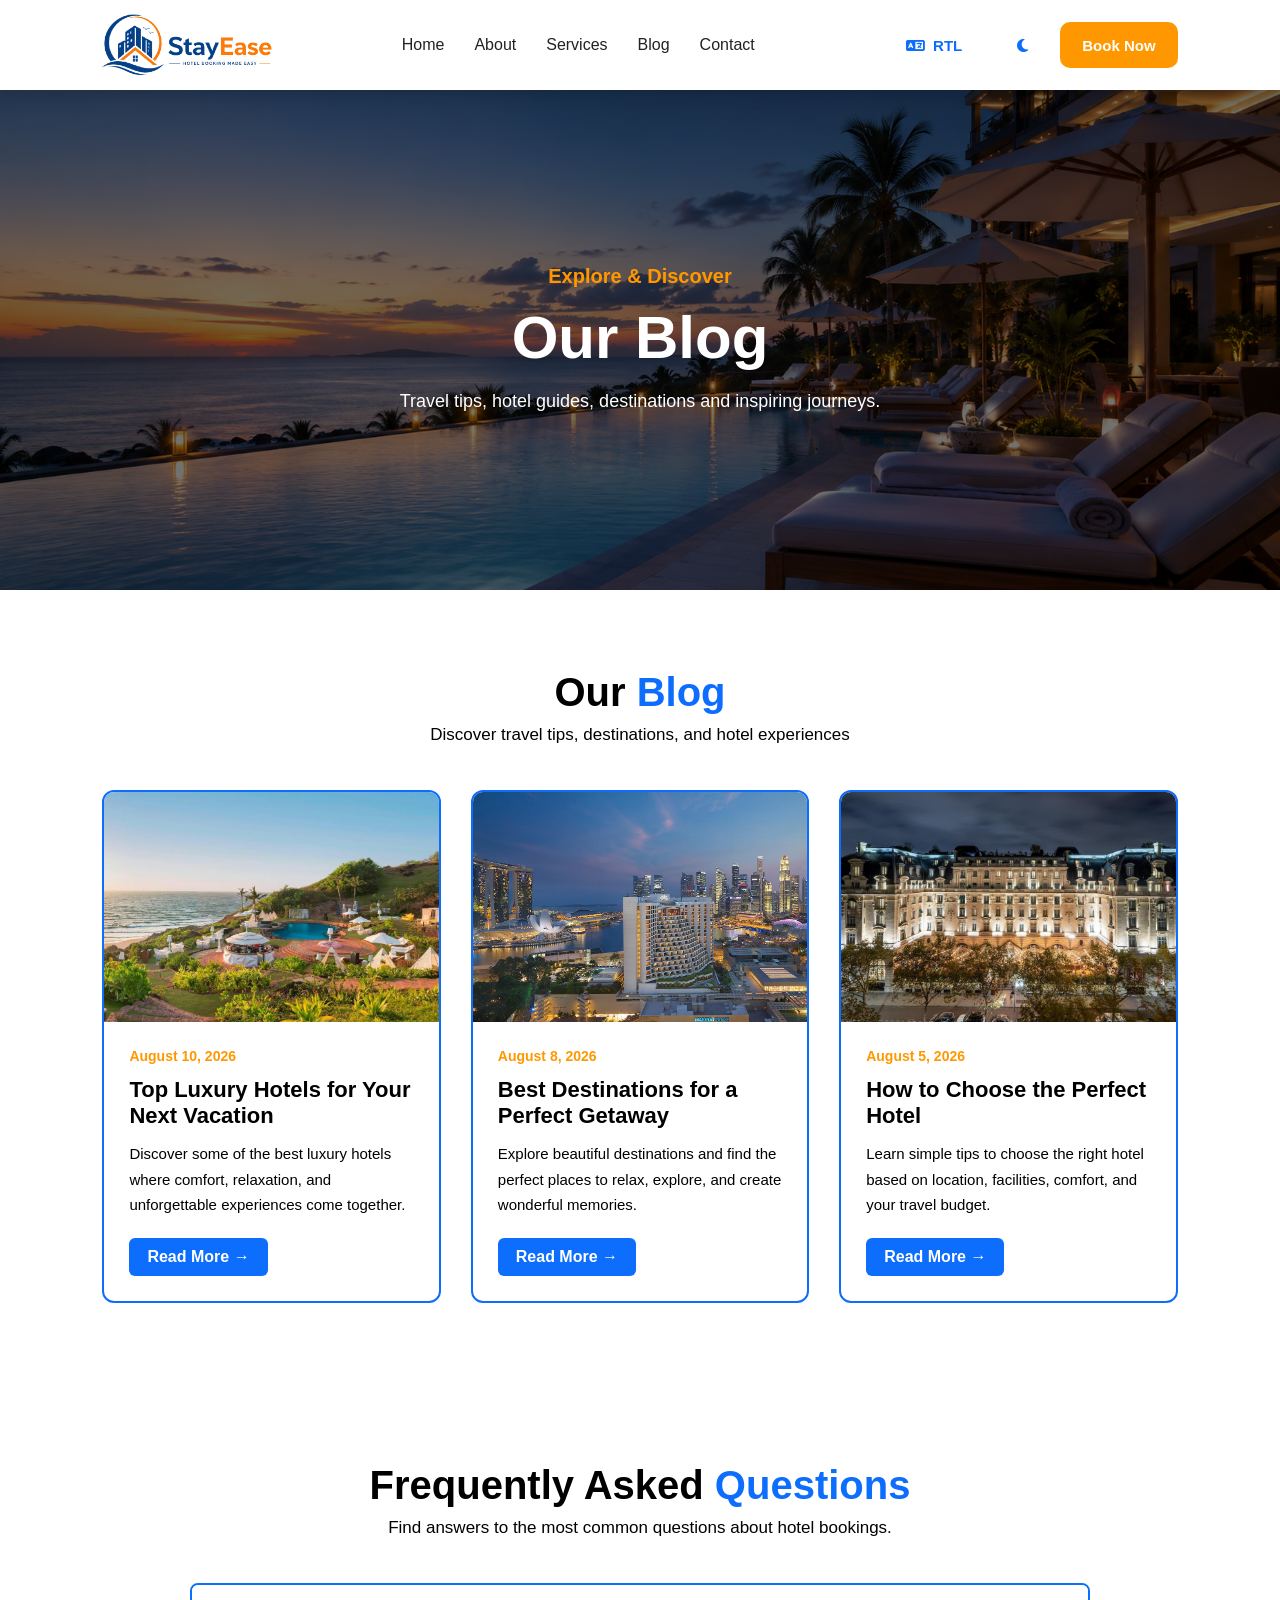
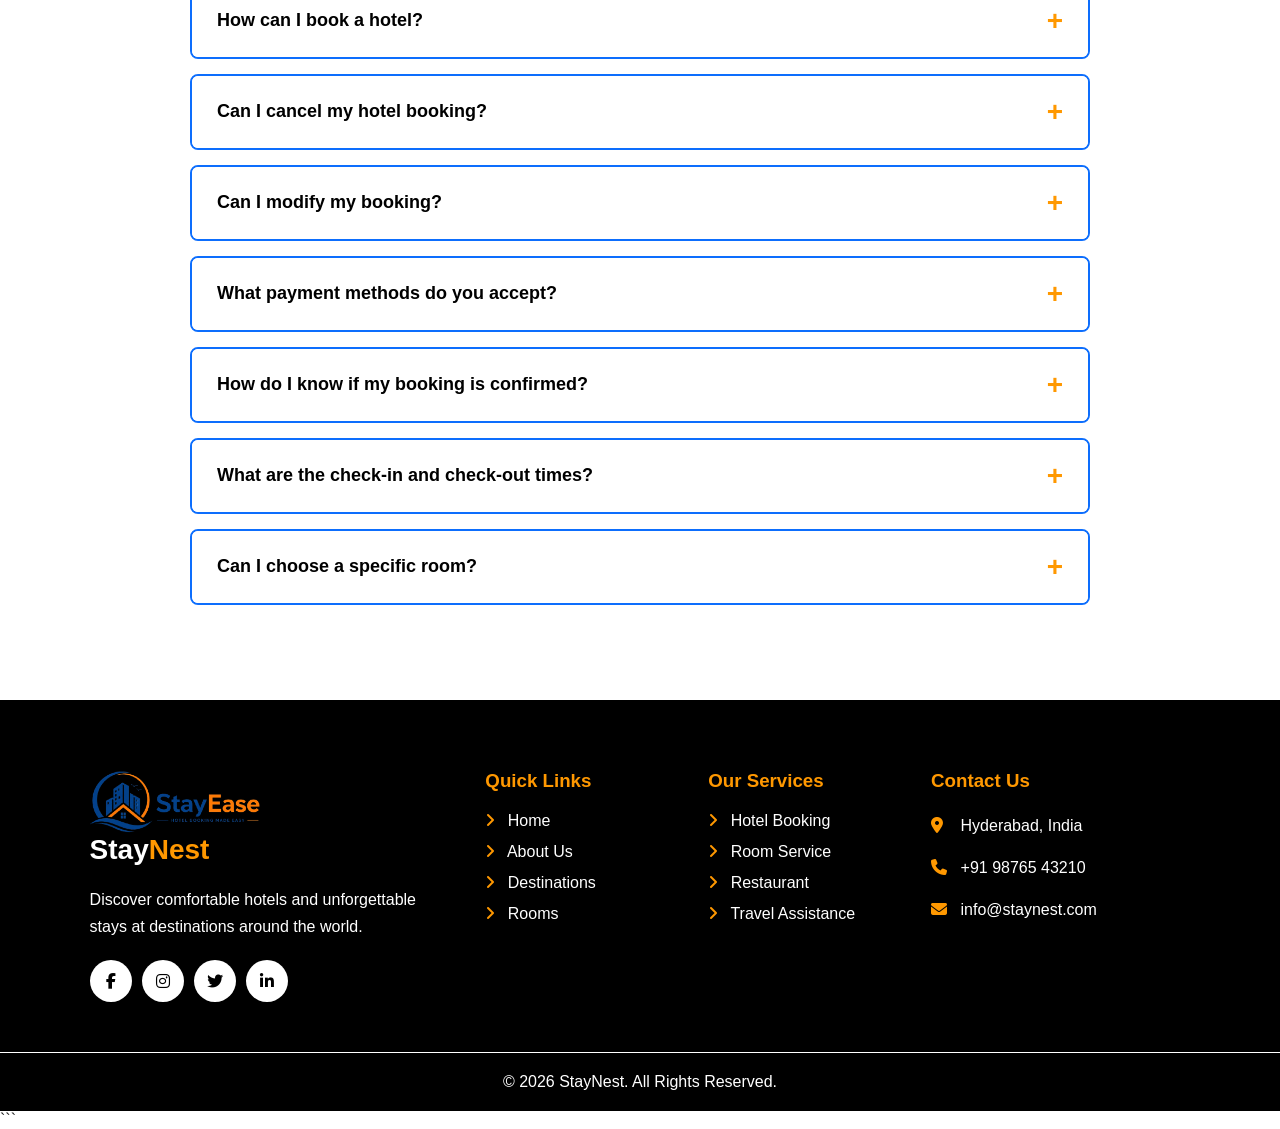
<file: Blog.html>
<!DOCTYPE html>
<html lang="en">
<head>
    <meta charset="UTF-8">
    <meta name="viewport" content="width=device-width, initial-scale=1.0">
    <title>Hotel Booking</title>
    <link rel="stylesheet" href="blog.css">
    <link rel="stylesheet"
href="https://cdnjs.cloudflare.com/ajax/libs/font-awesome/6.5.2/css/all.min.css">
   
 
 
 
<header class="header">
 
    <!-- Logo -->
    <a href="index.html" class="logo">
        <img src="image/logo image.png" alt="StayEase Logo">
       
    </a>
 
    <!-- Navigation -->
    <ul class="nav-links">
 
            <li class="dropdown">
                <a href="#">
                    Home 
                </a>
 
                <ul class="dropdown-menu">
                    <li><a href="index.html">Home 1</a></li>
                    <li><a href="home-2.html">Home 2</a></li>
                </ul>
            </li>
 
            <li><a href="About.html">About</a></li>
            <li><a href="Services.html">Services</a></li>
            <li><a href="Blog.html">Blog</a></li>
            <li><a href="Contact.html">Contact</a></li>
 
        </ul>
 
    <!-- Right Side Buttons -->
 
    <div class="header-right">
 
        <!-- RTL / LTR -->
 
        <button id="rtlBtn" title="Change Direction">
            <i class="fa-solid fa-language"></i>
            <span>RTL</span>
        </button>
 
        <!-- Dark Mode -->
 
        <button id="themeBtn" title="Dark Mode">
            <i class="fa-solid fa-moon"></i>
        </button>
 
        <!-- Login -->
 
       
 
        <!-- Book Now -->
 
        <a href="login.html" class="book-btn">
            Book Now
        </a>
 
    </div>
    </header>

    <script>
   
document.addEventListener("DOMContentLoaded", () => {

    const themeBtn = document.getElementById("themeBtn");
    const rtlBtn = document.getElementById("rtlBtn");

    /* =========================
       RESTORE THEME
    ========================= */

    const savedTheme = localStorage.getItem("theme");

    if (savedTheme === "dark") {
        document.body.classList.add("dark");

        themeBtn.innerHTML =
            '<i class="fa-solid fa-sun"></i>';

    } else {
        document.body.classList.remove("dark");

        themeBtn.innerHTML =
            '<i class="fa-solid fa-moon"></i>';
    }


    /* =========================
       RESTORE DIRECTION
    ========================= */

    const savedDirection =
        localStorage.getItem("direction");

    if (savedDirection === "rtl") {

        document.documentElement.setAttribute("dir", "rtl");

        rtlBtn.innerHTML = `
            <i class="fa-solid fa-language"></i>
            <span>LTR</span>
        `;

    } else {

        document.documentElement.setAttribute("dir", "ltr");

        rtlBtn.innerHTML = `
            <i class="fa-solid fa-language"></i>
            <span>RTL</span>
        `;
    }


    /* =========================
       DARK / LIGHT MODE
    ========================= */

    themeBtn.addEventListener("click", () => {

        document.body.classList.toggle("dark");

        if (document.body.classList.contains("dark")) {

            themeBtn.innerHTML =
                '<i class="fa-solid fa-sun"></i>';

            localStorage.setItem("theme", "dark");

        } else {

            themeBtn.innerHTML =
                '<i class="fa-solid fa-moon"></i>';

            localStorage.setItem("theme", "light");
        }

    });


    /* =========================
       RTL / LTR
    ========================= */

    rtlBtn.addEventListener("click", () => {

        const currentDirection =
            document.documentElement.getAttribute("dir");

        if (currentDirection === "ltr") {

            document.documentElement.setAttribute("dir", "rtl");

            rtlBtn.innerHTML = `
                <i class="fa-solid fa-language"></i>
                <span>LTR</span>
            `;

            localStorage.setItem("direction", "rtl");

        } else {

            document.documentElement.setAttribute("dir", "ltr");

            rtlBtn.innerHTML = `
                <i class="fa-solid fa-language"></i>
                <span>RTL</span>
            `;

            localStorage.setItem("direction", "ltr");
        }

    });

});
</script>
   

<section class="blog-hero">
    <div class="blog-hero-content">
        <h5>Explore & Discover</h5>
        <h1>Our Blog</h1>
        <p>Travel tips, hotel guides, destinations and inspiring journeys.</p>
    </div>
</section>
<section class="blog-section">

    <div class="blog-heading">
        <h2>Our <span>Blog</span></h2>
        <p>Discover travel tips, destinations, and hotel experiences</p>
    </div>

    <div class="blog-container">

        <!-- Blog 1 -->
        <div class="blog-card">
            <div class="blog-image">
                <img src="image/hotel-3.jpeg" alt="Luxury Hotel">
            </div>

            <div class="blog-content">
                <span class="blog-date">August 10, 2026</span>
                <h3>Top Luxury Hotels for Your Next Vacation</h3>
                <p>
                    Discover some of the best luxury hotels where comfort,
                    relaxation, and unforgettable experiences come together.
                </p>
                <a href="#" class="read-more">Read More →</a>
            </div>
        </div>

        <!-- Blog 2 -->
        <div class="blog-card">
            <div class="blog-image">
                <img src="image/hotel-4.jpeg" alt="Travel Destination">
            </div>

            <div class="blog-content">
                <span class="blog-date">August 8, 2026</span>
                <h3>Best Destinations for a Perfect Getaway</h3>
                <p>
                    Explore beautiful destinations and find the perfect
                    places to relax, explore, and create wonderful memories.
                </p>
                <a href="#" class="read-more">Read More →</a>
            </div>
        </div>

        <!-- Blog 3 -->
        <div class="blog-card">
            <div class="blog-image">
                <img src="image/hotel-5.jpeg" alt="Hotel Room">
            </div>

            <div class="blog-content">
                <span class="blog-date">August 5, 2026</span>
                <h3>How to Choose the Perfect Hotel</h3>
                <p>
                    Learn simple tips to choose the right hotel based on
                    location, facilities, comfort, and your travel budget.
                </p>
                <a href="#" class="read-more">Read More →</a>
            </div>
        </div>

    </div>

</section>
<!-- FAQ Section -->
<section class="faq-section">

    <div class="faq-heading">
        <h2>Frequently Asked <span>Questions</span></h2>
        <p>Find answers to the most common questions about hotel bookings.</p>
    </div>

    <div class="faq-container">

        <div class="faq-item">
            <button class="faq-question">
                How can I book a hotel?
                <span>+</span>
            </button>
            <div class="faq-answer">
                <p>
                    You can search for your preferred destination, select your
                    travel dates, choose a hotel and room, and complete your booking.
                </p>
            </div>
        </div>

        <div class="faq-item">
            <button class="faq-question">
                Can I cancel my hotel booking?
                <span>+</span>
            </button>
            <div class="faq-answer">
                <p>
                    Yes. Cancellation depends on the hotel's cancellation policy
                    and the type of room you have booked.
                </p>
            </div>
        </div>

        <div class="faq-item">
            <button class="faq-question">
                Can I modify my booking?
                <span>+</span>
            </button>
            <div class="faq-answer">
                <p>
                    Yes, you can request changes to your booking, such as travel
                    dates or room type, subject to availability.
                </p>
            </div>
        </div>

        <div class="faq-item">
            <button class="faq-question">
                What payment methods do you accept?
                <span>+</span>
            </button>
            <div class="faq-answer">
                <p>
                    We accept credit cards, debit cards, UPI, and online banking
                    for secure and convenient payments.
                </p>
            </div>
        </div>

        <div class="faq-item">
            <button class="faq-question">
                How do I know if my booking is confirmed?
                <span>+</span>
            </button>
            <div class="faq-answer">
                <p>
                    After successfully completing your booking, you will receive
                    a confirmation with your reservation details.
                </p>
            </div>
        </div>

        <div class="faq-item">
            <button class="faq-question">
                What are the check-in and check-out times?
                <span>+</span>
            </button>
            <div class="faq-answer">
                <p>
                    Check-in and check-out times vary by hotel. You can find the
                    exact timings on the hotel's booking details page.
                </p>
            </div>
        </div>

        <div class="faq-item">
            <button class="faq-question">
                Can I choose a specific room?
                <span>+</span>
            </button>
            

    </div>

</section>





<footer class="footer">

    <div class="footer-container">

        <div class="footer-box">

            <div class="footer-logo">
               <img src="image/logo image.png" alt="">
                Stay<span>Nest</span>
            </div>

            <p>
                Discover comfortable hotels and unforgettable
                stays at destinations around the world.
            </p>

            <div class="social-icons">

                <a href="#">
                    <i class="fa-brands fa-facebook-f"></i>
                </a>

                <a href="#">
                    <i class="fa-brands fa-instagram"></i>
                </a>

                <a href="#">
                    <i class="fa-brands fa-twitter"></i>
                </a>

                <a href="#">
                    <i class="fa-brands fa-linkedin-in"></i>
                </a>

            </div>

        </div>


        <div class="footer-box">

            <h3>Quick Links</h3>

            <a href="#">
                <i class="fa-solid fa-angle-right"></i>
                Home
            </a>

            <a href="#">
                <i class="fa-solid fa-angle-right"></i>
                About Us
            </a>

            <a href="#">
                <i class="fa-solid fa-angle-right"></i>
                Destinations
            </a>

            <a href="#">
                <i class="fa-solid fa-angle-right"></i>
                Rooms
            </a>

        </div>


        <div class="footer-box">

            <h3>Our Services</h3>

            <a href="#">
                <i class="fa-solid fa-angle-right"></i>
                Hotel Booking
            </a>

            <a href="#">
                <i class="fa-solid fa-angle-right"></i>
                Room Service
            </a>

            <a href="#">
                <i class="fa-solid fa-angle-right"></i>
                Restaurant
            </a>

            <a href="#">
                <i class="fa-solid fa-angle-right"></i>
                Travel Assistance
            </a>

        </div>


        <div class="footer-box">

            <h3>Contact Us</h3>

            <p>
                <i class="fa-solid fa-location-dot"></i>
                Hyderabad, India
            </p>

            <p>
                <i class="fa-solid fa-phone"></i>
                +91 98765 43210
            </p>

            <p>
                <i class="fa-solid fa-envelope"></i>
                info@staynest.com
            </p>

        </div>

    </div>


    <div class="copyright">

        <p>
            © 2026 StayNest. All Rights Reserved.
        </p>

    </div>

</footer>


</body>
</html>
```
</file>
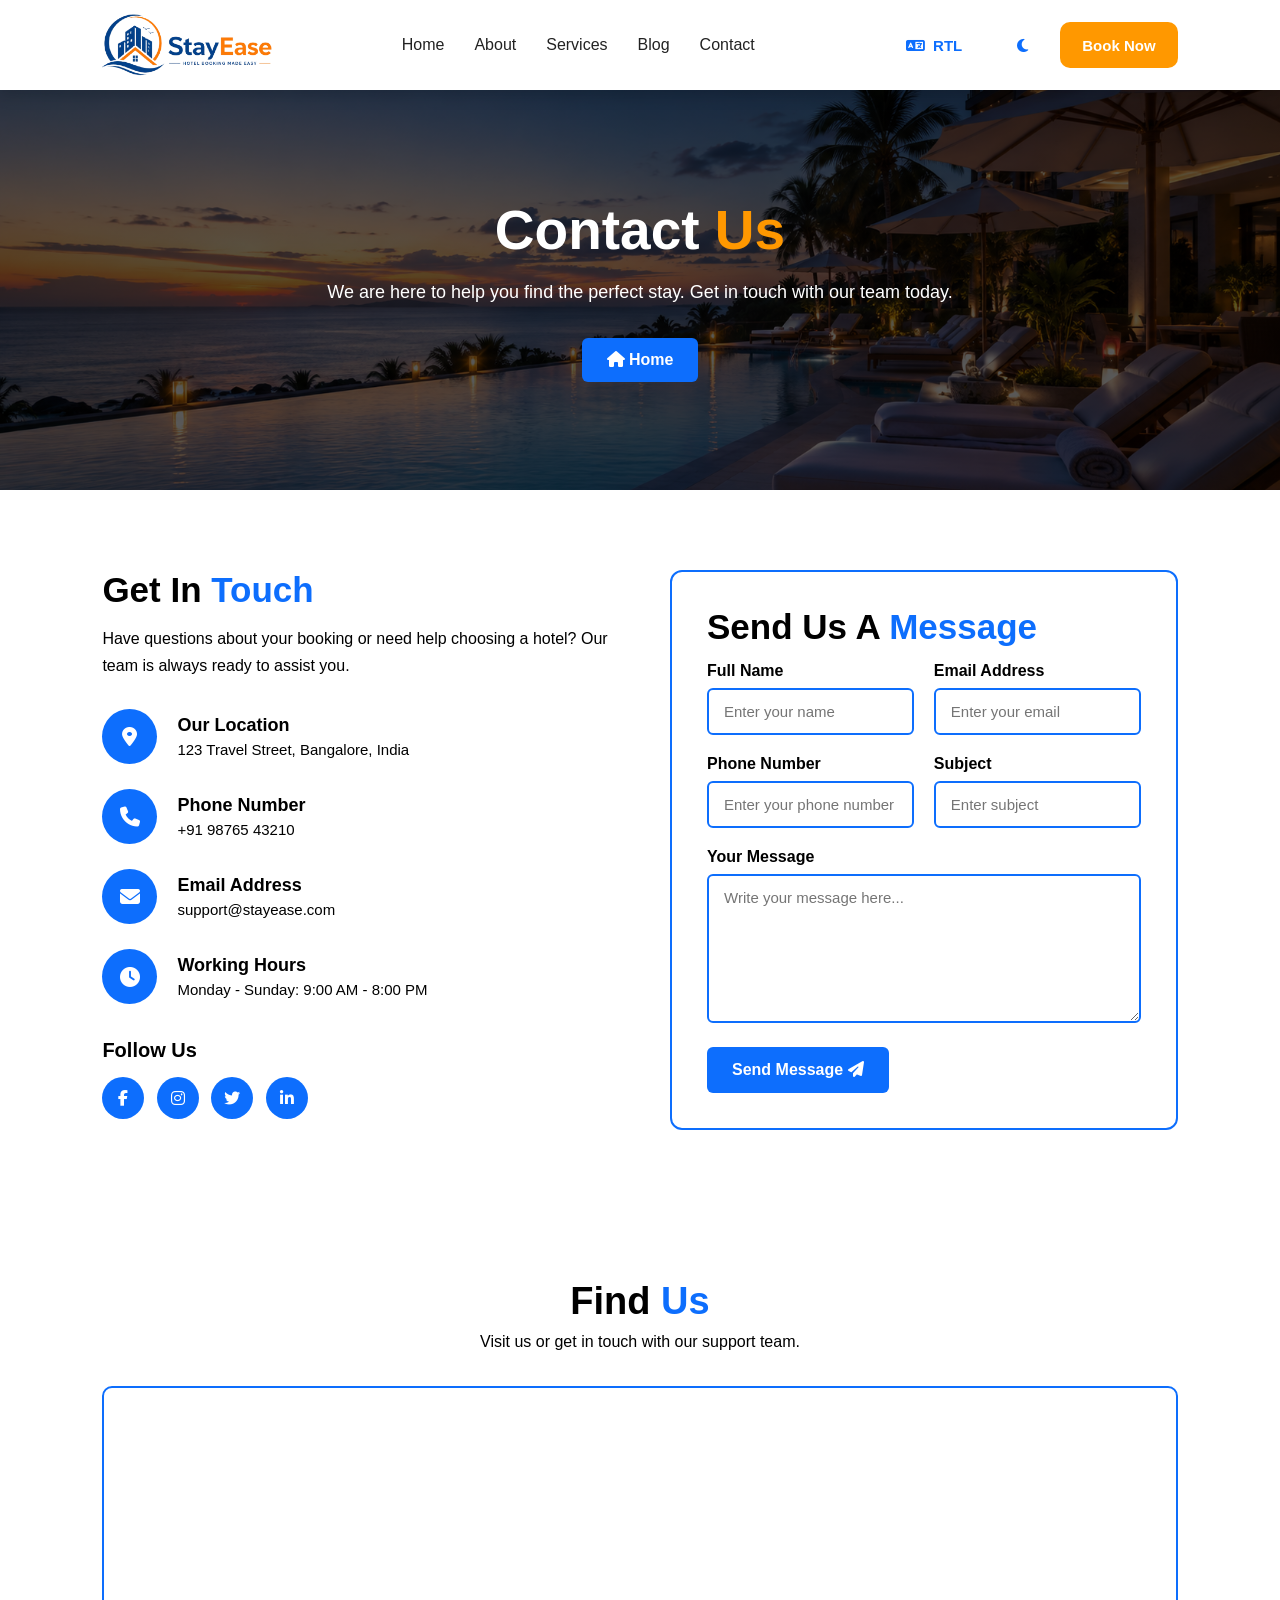
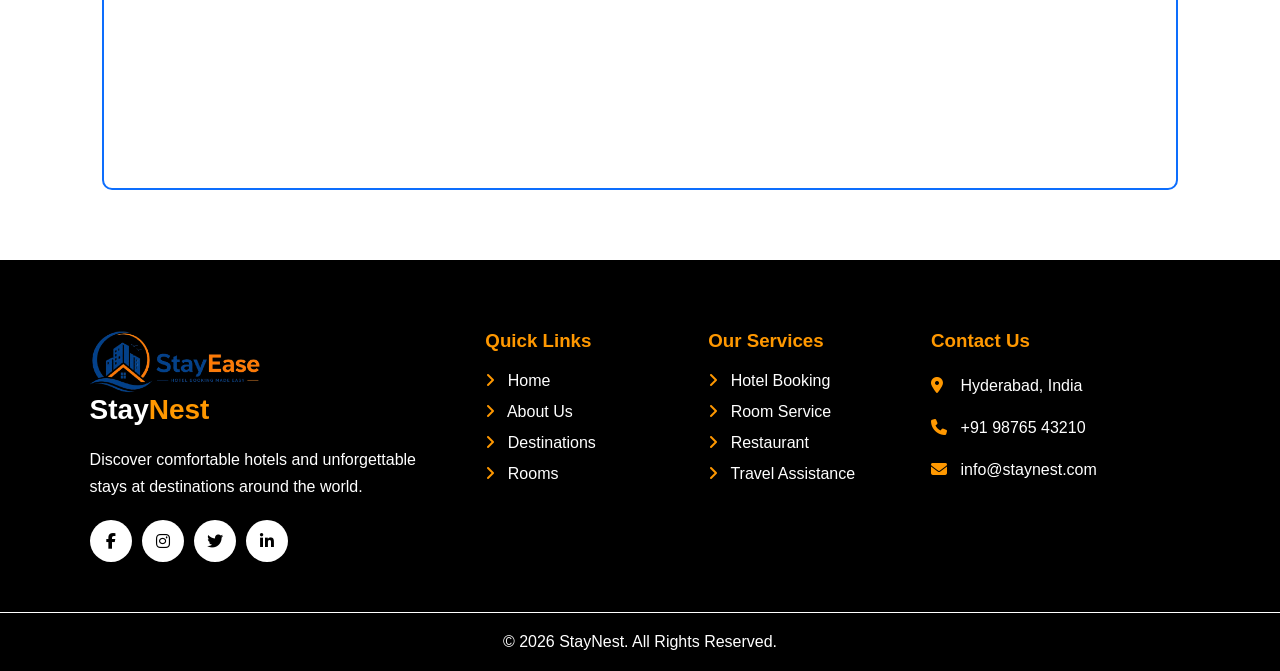
<file: contact.html>
<!DOCTYPE html>
<html lang="en">
<head>
    <meta charset="UTF-8">
    <meta name="viewport" content="width=device-width, initial-scale=1.0">
    <title>Hotel Booking</title>
    <link rel="stylesheet" href="contact.css">
    <link rel="stylesheet"
href="https://cdnjs.cloudflare.com/ajax/libs/font-awesome/6.5.2/css/all.min.css">
   
 
 
 
<header class="header">
 
    <!-- Logo -->
    <a href="index.html" class="logo">
        <img src="image/logo image.png" alt="StayEase Logo">
       
    </a>
 
    <!-- Navigation -->
    <ul class="nav-links">
 
            <li class="dropdown">
                <a href="#">
                    Home 
                </a>
 
                <ul class="dropdown-menu">
                    <li><a href="index.html">Home 1</a></li>
                    <li><a href="home-2.html">Home 2</a></li>
                </ul>
            </li>
 
            <li><a href="About.html">About</a></li>
            <li><a href="Services.html">Services</a></li>
            <li><a href="Blog.html">Blog</a></li>
            <li><a href="Contact.html">Contact</a></li>
 
        </ul>
 
    <!-- Right Side Buttons -->
 
    <div class="header-right">
 
        <!-- RTL / LTR -->
 
        <button id="rtlBtn" title="Change Direction">
            <i class="fa-solid fa-language"></i>
            <span>RTL</span>
        </button>
 
        <!-- Dark Mode -->
 
        <button id="themeBtn" title="Dark Mode">
            <i class="fa-solid fa-moon"></i>
        </button>
 
        <!-- Login -->
 
       
 
        <!-- Book Now -->
 
        <a href="login.html" class="book-btn">
            Book Now
        </a>
 
    </div>
    </header>
   
<script>
   
document.addEventListener("DOMContentLoaded", () => {

    const themeBtn = document.getElementById("themeBtn");
    const rtlBtn = document.getElementById("rtlBtn");

    /* =========================
       RESTORE THEME
    ========================= */

    const savedTheme = localStorage.getItem("theme");

    if (savedTheme === "dark") {
        document.body.classList.add("dark");

        themeBtn.innerHTML =
            '<i class="fa-solid fa-sun"></i>';

    } else {
        document.body.classList.remove("dark");

        themeBtn.innerHTML =
            '<i class="fa-solid fa-moon"></i>';
    }


    /* =========================
       RESTORE DIRECTION
    ========================= */

    const savedDirection =
        localStorage.getItem("direction");

    if (savedDirection === "rtl") {

        document.documentElement.setAttribute("dir", "rtl");

        rtlBtn.innerHTML = `
            <i class="fa-solid fa-language"></i>
            <span>LTR</span>
        `;

    } else {

        document.documentElement.setAttribute("dir", "ltr");

        rtlBtn.innerHTML = `
            <i class="fa-solid fa-language"></i>
            <span>RTL</span>
        `;
    }


    /* =========================
       DARK / LIGHT MODE
    ========================= */

    themeBtn.addEventListener("click", () => {

        document.body.classList.toggle("dark");

        if (document.body.classList.contains("dark")) {

            themeBtn.innerHTML =
                '<i class="fa-solid fa-sun"></i>';

            localStorage.setItem("theme", "dark");

        } else {

            themeBtn.innerHTML =
                '<i class="fa-solid fa-moon"></i>';

            localStorage.setItem("theme", "light");
        }

    });


    /* =========================
       RTL / LTR
    ========================= */

    rtlBtn.addEventListener("click", () => {

        const currentDirection =
            document.documentElement.getAttribute("dir");

        if (currentDirection === "ltr") {

            document.documentElement.setAttribute("dir", "rtl");

            rtlBtn.innerHTML = `
                <i class="fa-solid fa-language"></i>
                <span>LTR</span>
            `;

            localStorage.setItem("direction", "rtl");

        } else {

            document.documentElement.setAttribute("dir", "ltr");

            rtlBtn.innerHTML = `
                <i class="fa-solid fa-language"></i>
                <span>RTL</span>
            `;

            localStorage.setItem("direction", "ltr");
        }

    });

});
</script>

    <!-- =========================
         CONTACT HERO
    ========================== -->

    <section class="contact-hero">

        <div class="contact-hero-content">
            
            <h1>Contact <span>Us</span></h1>

            <p>
                We are here to help you find the perfect stay.
                Get in touch with our team today.
            </p>

            <a href="index.html" class="home-btn">
                <i class="fa-solid fa-house"></i> Home
            </a>
        </div>

    </section>


    <!-- =========================
         CONTACT SECTION
    ========================== -->

    <section class="contact-section">

        <div class="contact-container">

            <!-- Left Side -->

            <div class="contact-info">

                <h2>Get In <span>Touch</span></h2>

                <p class="contact-description">
                    Have questions about your booking or need help
                    choosing a hotel? Our team is always ready to assist you.
                </p>


                <!-- Address -->

                <div class="contact-box">

                    <div class="contact-icon">
                        <i class="fa-solid fa-location-dot"></i>
                    </div>

                    <div>
                        <h3>Our Location</h3>
                        <p>123 Travel Street, Bangalore, India</p>
                    </div>

                </div>


                <!-- Phone -->

                <div class="contact-box">

                    <div class="contact-icon">
                        <i class="fa-solid fa-phone"></i>
                    </div>

                    <div>
                        <h3>Phone Number</h3>
                        <p>+91 98765 43210</p>
                    </div>

                </div>


                <!-- Email -->

                <div class="contact-box">

                    <div class="contact-icon">
                        <i class="fa-solid fa-envelope"></i>
                    </div>

                    <div>
                        <h3>Email Address</h3>
                        <p>support@stayease.com</p>
                    </div>

                </div>


                <!-- Working Hours -->

                <div class="contact-box">

                    <div class="contact-icon">
                        <i class="fa-solid fa-clock"></i>
                    </div>

                    <div>
                        <h3>Working Hours</h3>
                        <p>Monday - Sunday: 9:00 AM - 8:00 PM</p>
                    </div>

                </div>


                <!-- Social Media -->

                <div class="contact-social">

                    <h3>Follow Us</h3>

                    <a href="#">
                        <i class="fa-brands fa-facebook-f"></i>
                    </a>

                    <a href="#">
                        <i class="fa-brands fa-instagram"></i>
                    </a>

                    <a href="#">
                        <i class="fa-brands fa-twitter"></i>
                    </a>

                    <a href="#">
                        <i class="fa-brands fa-linkedin-in"></i>
                    </a>

                </div>

            </div>


            <!-- Right Side - Contact Form -->

            <div class="contact-form">

                <h2>Send Us A <span>Message</span></h2>

                <form>

                    <div class="input-group">

                        <div class="input-box">

                            <label for="name">Full Name</label>

                            <input
                                type="text"
                                id="name"
                                placeholder="Enter your name"
                                required>

                        </div>


                        <div class="input-box">

                            <label for="email">Email Address</label>

                            <input
                                type="email"
                                id="email"
                                placeholder="Enter your email"
                                required>

                        </div>

                    </div>


                    <div class="input-group">

                        <div class="input-box">

                            <label for="phone">Phone Number</label>

                            <input
                                type="tel"
                                id="phone"
                                placeholder="Enter your phone number"
                                required>

                        </div>


                        <div class="input-box">

                            <label for="subject">Subject</label>

                            <input
                                type="text"
                                id="subject"
                                placeholder="Enter subject"
                                required>

                        </div>

                    </div>


                    <div class="input-box">

                        <label for="message">Your Message</label>

                        <textarea
                            id="message"
                            rows="7"
                            placeholder="Write your message here..."
                            required></textarea>

                    </div>


                    <button type="submit" class="send-btn">
                        Send Message
                        <i class="fa-solid fa-paper-plane"></i>
                    </button>

                </form>

            </div>

        </div>

    </section>


    <!-- =========================
         MAP SECTION
    ========================== -->

    <section class="map-section">

        <div class="map-heading">

            <h2>Find <span>Us</span></h2>

            <p>
                Visit us or get in touch with our support team.
            </p>

        </div>

        <div class="map-container">

            <iframe
                src="https://www.google.com/maps?q=Bangalore,India&output=embed"
                loading="lazy">
            </iframe>

        </div>

    </section>


    






<footer class="footer">

    <div class="footer-container">

        <div class="footer-box">

            <div class="footer-logo">
               <img src="image/logo image.png" alt="">
                Stay<span>Nest</span>
            </div>

            <p>
                Discover comfortable hotels and unforgettable
                stays at destinations around the world.
            </p>

            <div class="social-icons">

                <a href="#">
                    <i class="fa-brands fa-facebook-f"></i>
                </a>

                <a href="#">
                    <i class="fa-brands fa-instagram"></i>
                </a>

                <a href="#">
                    <i class="fa-brands fa-twitter"></i>
                </a>

                <a href="#">
                    <i class="fa-brands fa-linkedin-in"></i>
                </a>

            </div>

        </div>


        <div class="footer-box">

            <h3>Quick Links</h3>

            <a href="#">
                <i class="fa-solid fa-angle-right"></i>
                Home
            </a>

            <a href="#">
                <i class="fa-solid fa-angle-right"></i>
                About Us
            </a>

            <a href="#">
                <i class="fa-solid fa-angle-right"></i>
                Destinations
            </a>

            <a href="#">
                <i class="fa-solid fa-angle-right"></i>
                Rooms
            </a>

        </div>


        <div class="footer-box">

            <h3>Our Services</h3>

            <a href="#">
                <i class="fa-solid fa-angle-right"></i>
                Hotel Booking
            </a>

            <a href="#">
                <i class="fa-solid fa-angle-right"></i>
                Room Service
            </a>

            <a href="#">
                <i class="fa-solid fa-angle-right"></i>
                Restaurant
            </a>

            <a href="#">
                <i class="fa-solid fa-angle-right"></i>
                Travel Assistance
            </a>

        </div>


        <div class="footer-box">

            <h3>Contact Us</h3>

            <p>
                <i class="fa-solid fa-location-dot"></i>
                Hyderabad, India
            </p>

            <p>
                <i class="fa-solid fa-phone"></i>
                +91 98765 43210
            </p>

            <p>
                <i class="fa-solid fa-envelope"></i>
                info@staynest.com
            </p>

        </div>

    </div>


    <div class="copyright">

        <p>
            © 2026 StayNest. All Rights Reserved.
        </p>

    </div>

</footer>


</body>
</html>
</file>
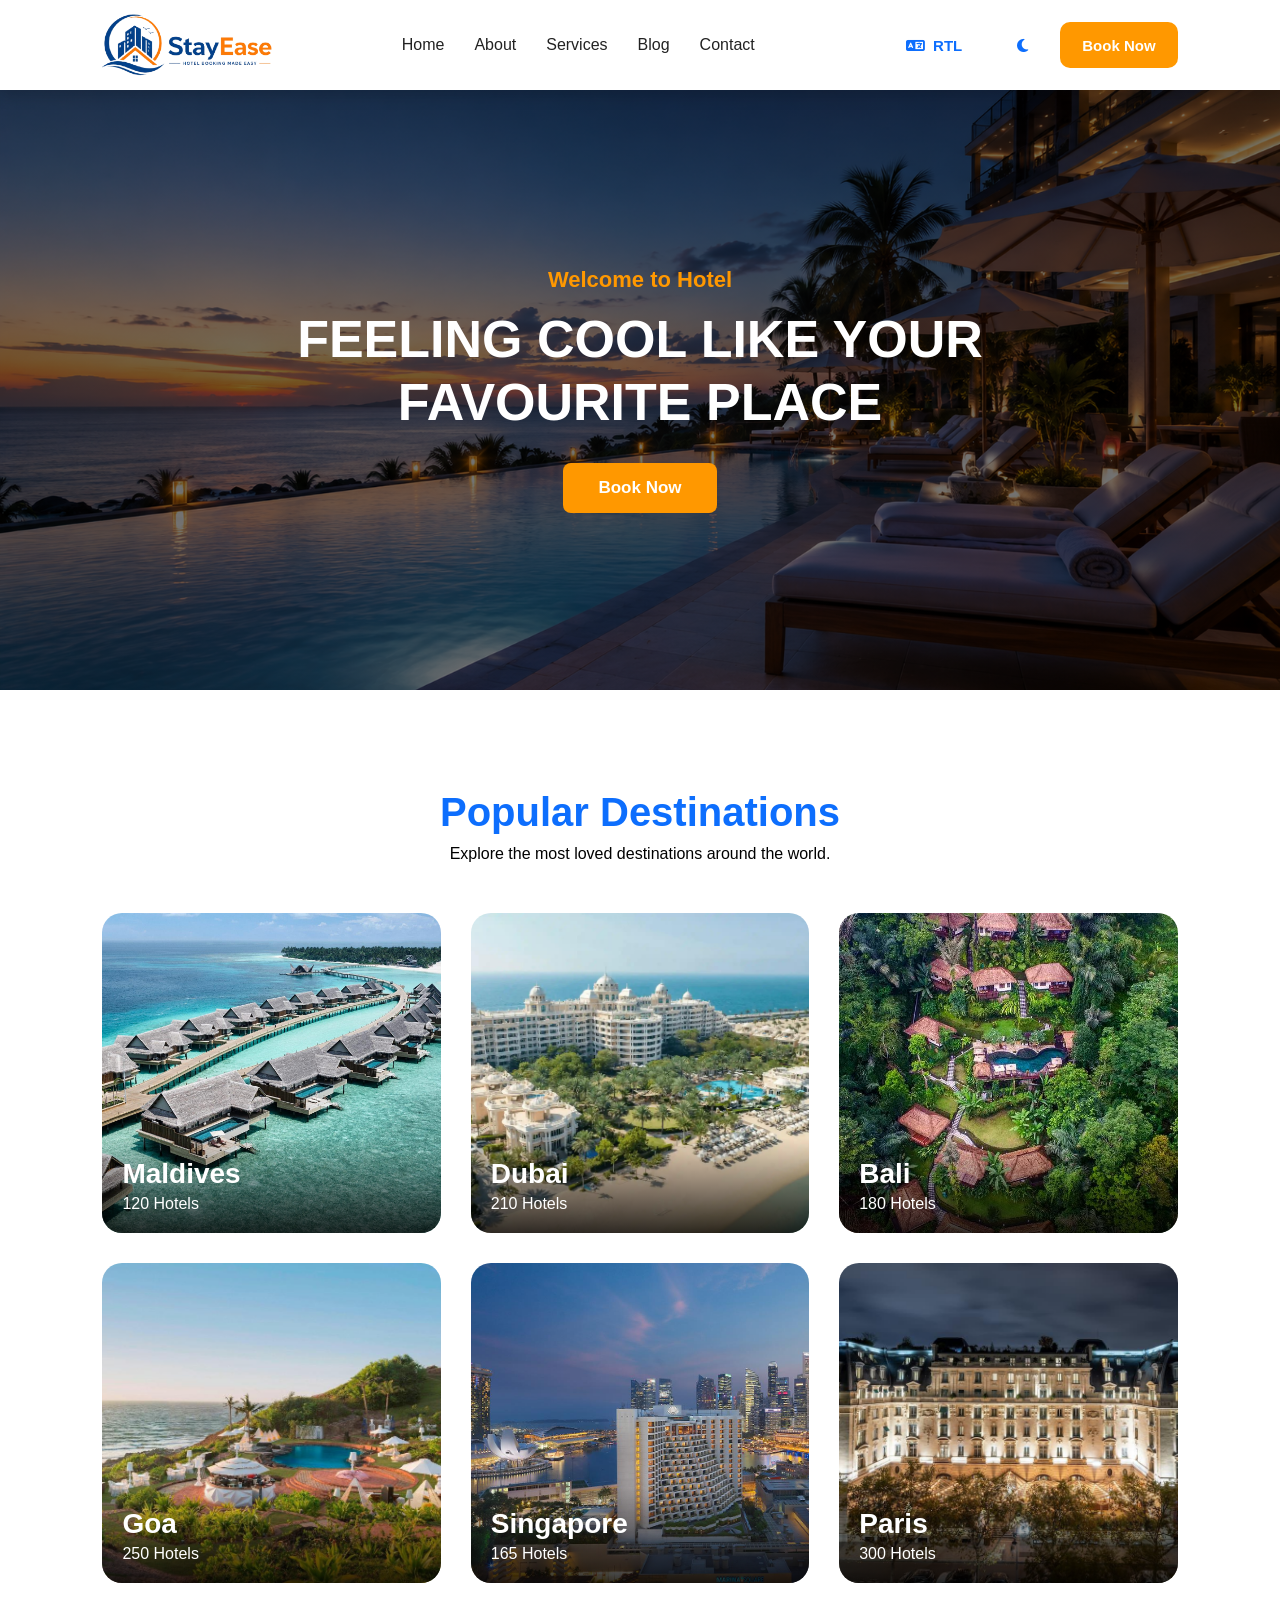
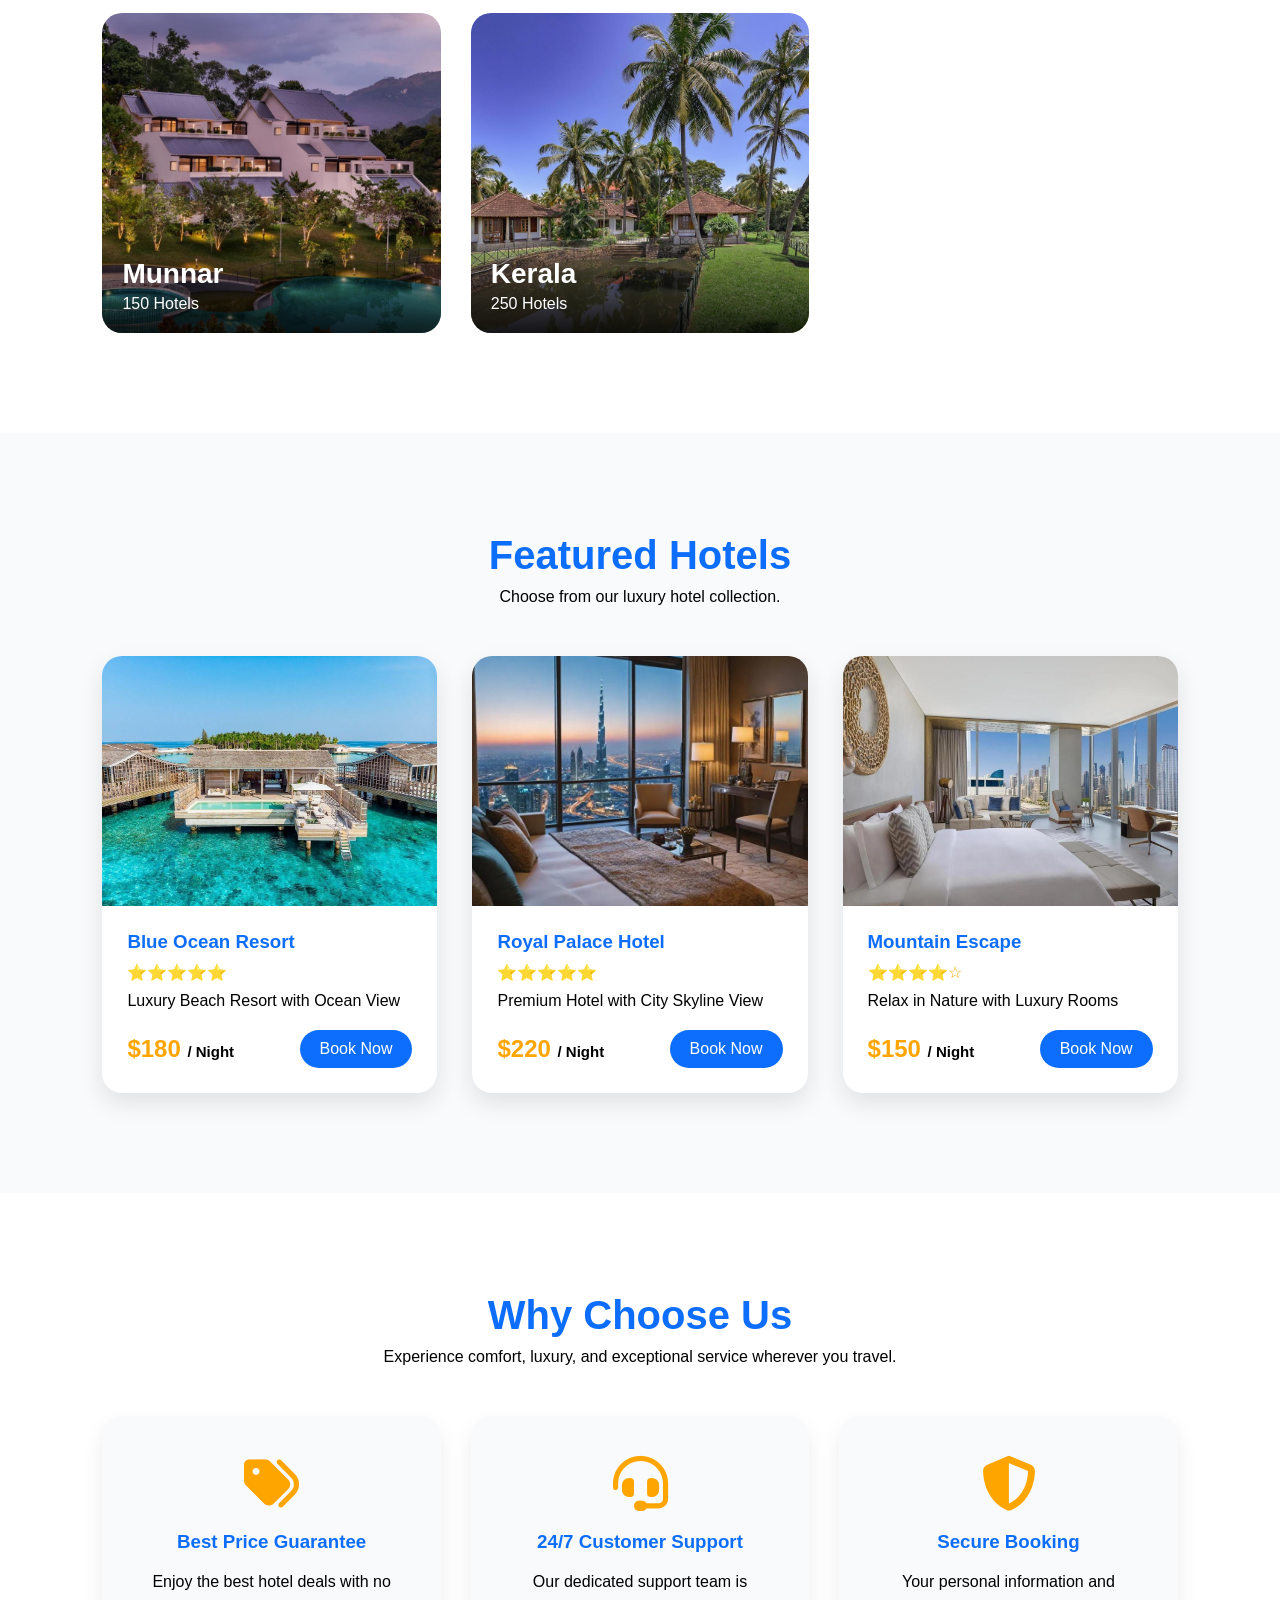
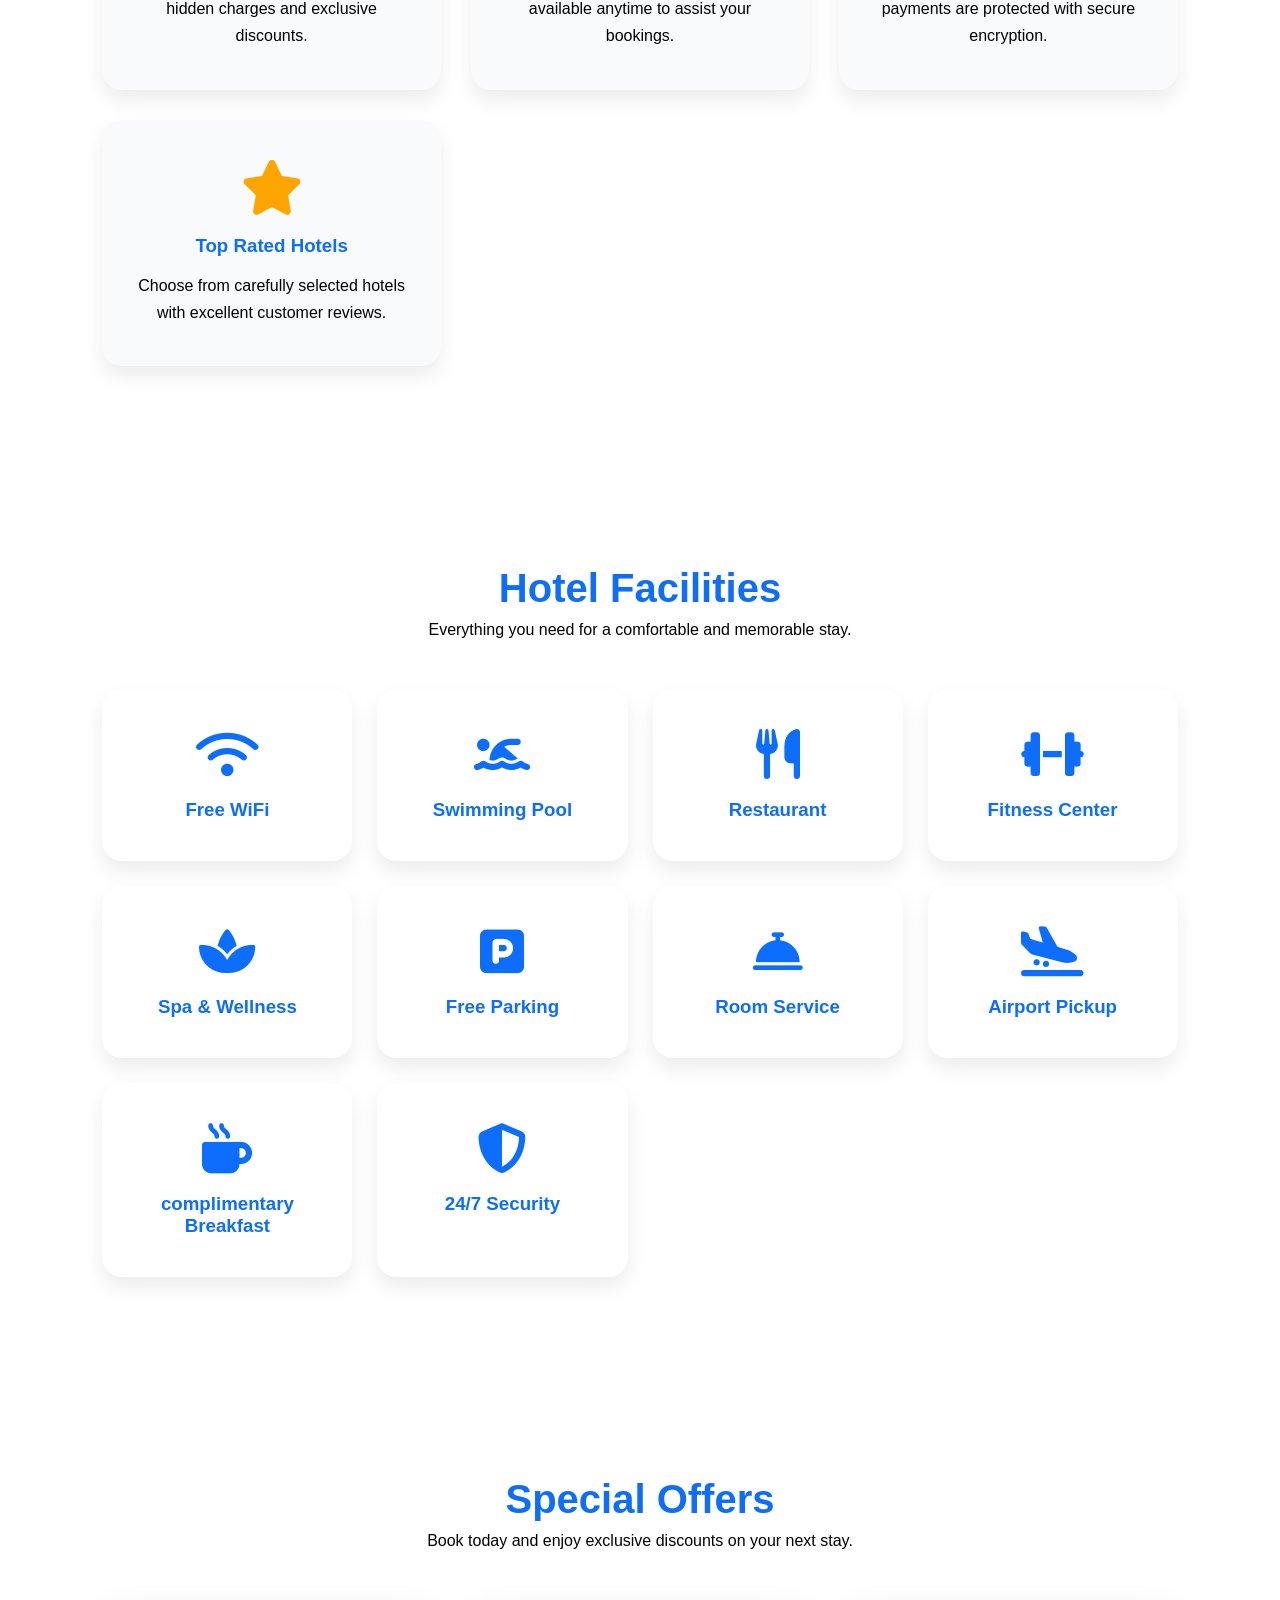
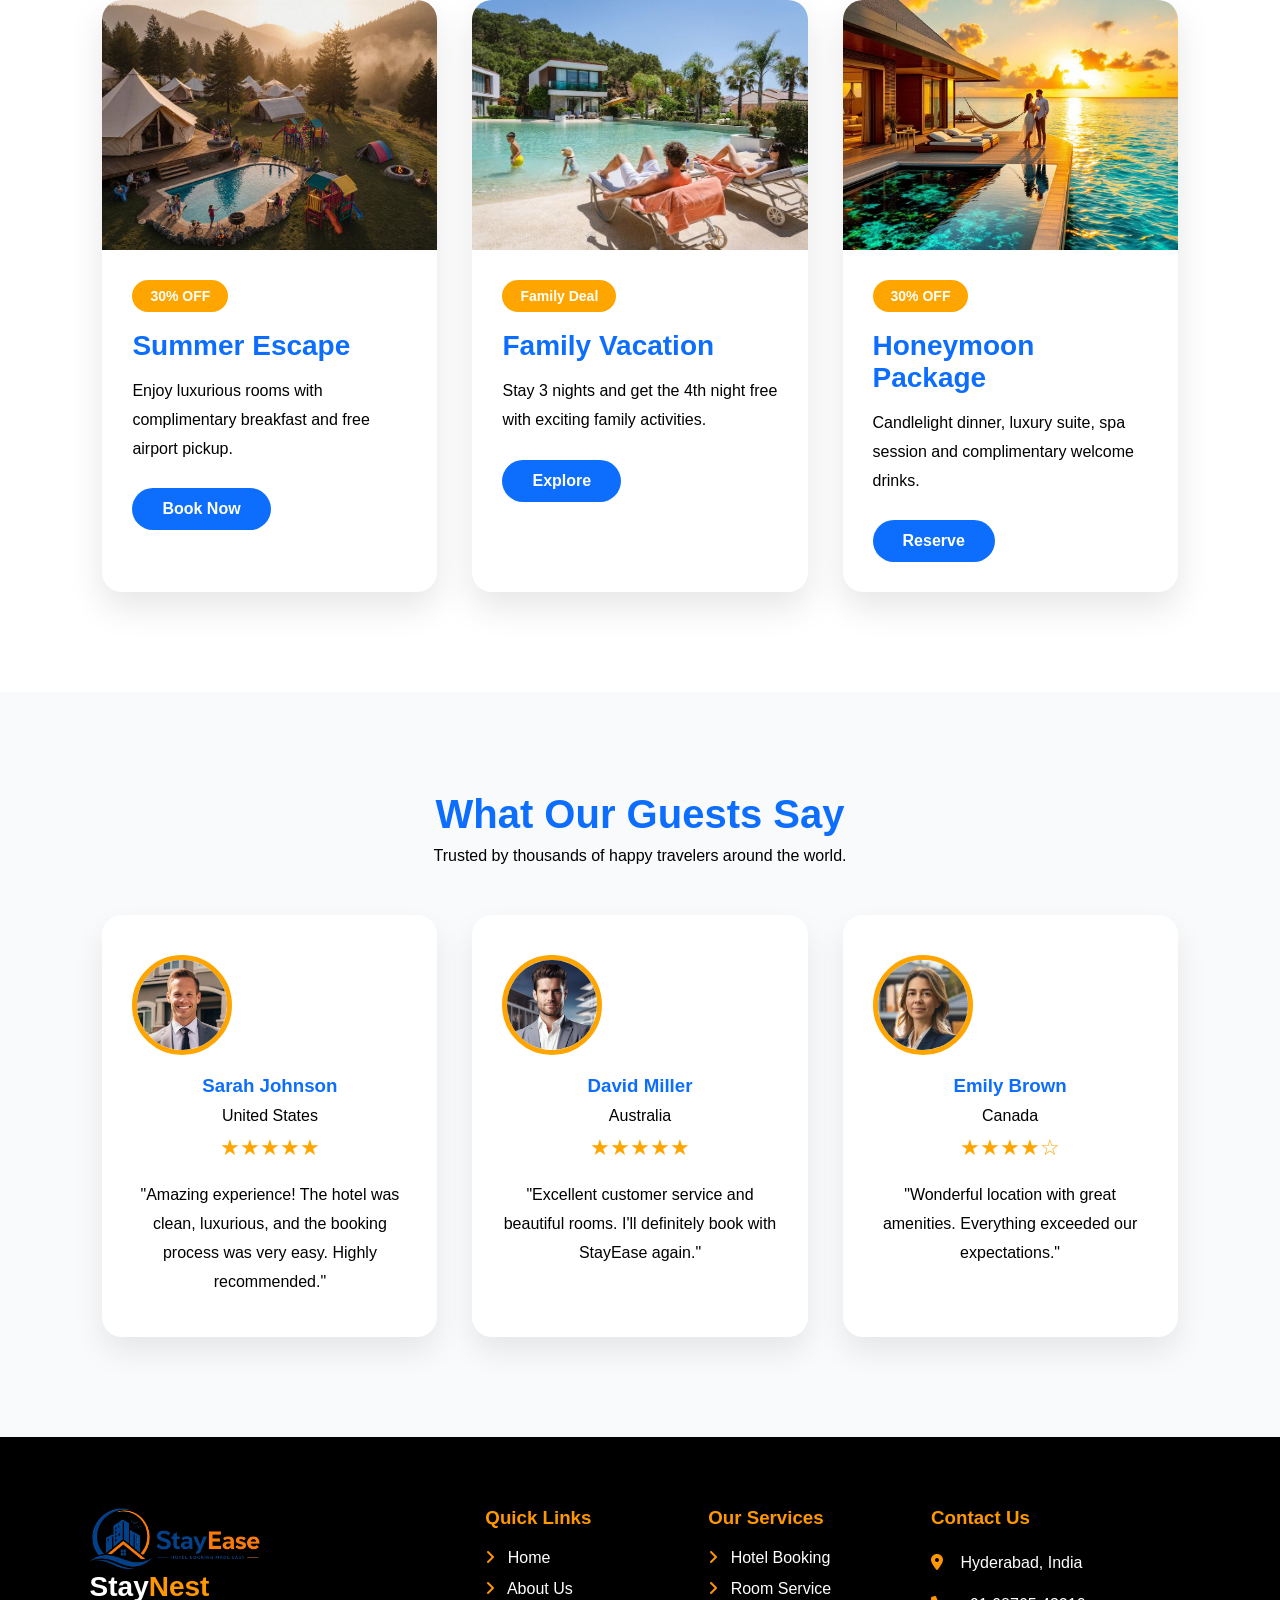
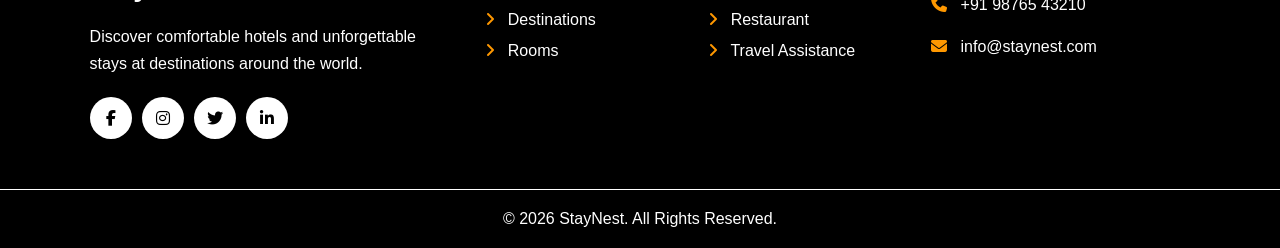
<file: home-2.html>
<!DOCTYPE html>
<html lang="en">
<head>
    <meta charset="UTF-8">
    <meta name="viewport" content="width=device-width, initial-scale=1.0">
    <title>Hotel Booking</title>
    <link rel="stylesheet" href="home-2.css">
    <link rel="stylesheet"
href="https://cdnjs.cloudflare.com/ajax/libs/font-awesome/6.5.2/css/all.min.css">
   
 
 
 
<header class="header">
 
    <!-- Logo -->
    <a href="index.html" class="logo">
        <img src="image/logo image.png" alt="StayEase Logo">
       
    </a>
 
    <!-- Navigation -->
    <ul class="nav-links">
 
            <li class="dropdown">
                <a href="#">
                    Home 
                </a>
 
                <ul class="dropdown-menu">
                    <li><a href="index.html">Home 1</a></li>
                    <li><a href="home-2.html">Home 2</a></li>
                </ul>
            </li>
 
            <li><a href="About.html">About</a></li>
            <li><a href="Services.html">Services</a></li>
            <li><a href="Blog.html">Blog</a></li>
            <li><a href="Contact.html">Contact</a></li>
 
        </ul>
 
    <!-- Right Side Buttons -->
 
    <div class="header-right">
 
        <!-- RTL / LTR -->
 
        <button id="rtlBtn" title="Change Direction">
            <i class="fa-solid fa-language"></i>
            <span>RTL</span>
        </button>
 
        <!-- Dark Mode -->
 
        <button id="themeBtn" title="Dark Mode">
            <i class="fa-solid fa-moon"></i>
        </button>
 
        <!-- Login -->
 
       
 
        <!-- Book Now -->
 
        <a href="login.html" class="book-btn">
            Book Now
        </a>
 
    </div>
    </header>
   

 <script>
   
document.addEventListener("DOMContentLoaded", () => {

    const themeBtn = document.getElementById("themeBtn");
    const rtlBtn = document.getElementById("rtlBtn");

    /* =========================
       RESTORE THEME
    ========================= */

    const savedTheme = localStorage.getItem("theme");

    if (savedTheme === "dark") {
        document.body.classList.add("dark");

        themeBtn.innerHTML =
            '<i class="fa-solid fa-sun"></i>';

    } else {
        document.body.classList.remove("dark");

        themeBtn.innerHTML =
            '<i class="fa-solid fa-moon"></i>';
    }


    /* =========================
       RESTORE DIRECTION
    ========================= */

    const savedDirection =
        localStorage.getItem("direction");

    if (savedDirection === "rtl") {

        document.documentElement.setAttribute("dir", "rtl");

        rtlBtn.innerHTML = `
            <i class="fa-solid fa-language"></i>
            <span>LTR</span>
        `;

    } else {

        document.documentElement.setAttribute("dir", "ltr");

        rtlBtn.innerHTML = `
            <i class="fa-solid fa-language"></i>
            <span>RTL</span>
        `;
    }


    /* =========================
       DARK / LIGHT MODE
    ========================= */

    themeBtn.addEventListener("click", () => {

        document.body.classList.toggle("dark");

        if (document.body.classList.contains("dark")) {

            themeBtn.innerHTML =
                '<i class="fa-solid fa-sun"></i>';

            localStorage.setItem("theme", "dark");

        } else {

            themeBtn.innerHTML =
                '<i class="fa-solid fa-moon"></i>';

            localStorage.setItem("theme", "light");
        }

    });


    /* =========================
       RTL / LTR
    ========================= */

    rtlBtn.addEventListener("click", () => {

        const currentDirection =
            document.documentElement.getAttribute("dir");

        if (currentDirection === "ltr") {

            document.documentElement.setAttribute("dir", "rtl");

            rtlBtn.innerHTML = `
                <i class="fa-solid fa-language"></i>
                <span>LTR</span>
            `;

            localStorage.setItem("direction", "rtl");

        } else {

            document.documentElement.setAttribute("dir", "ltr");

            rtlBtn.innerHTML = `
                <i class="fa-solid fa-language"></i>
                <span>RTL</span>
            `;

            localStorage.setItem("direction", "ltr");
        }

    });

});
</script>
 

<body>


    <section class="hero-banner">
      <h5>Welcome to Hotel</h5>
      <h1>FEELING COOL LIKE YOUR FAVOURITE PLACE</h1>
        <button>Book Now</button>
        </section>

<section class="destinations">

    <div class="section-title">
        <h2>Popular Destinations</h2>
        <p>Explore the most loved destinations around the world.</p>
    </div>

    <div class="destination-container">

        <div class="destination-card">
            <img src="image/hotel-1.jpeg" alt="">
            <div class="destination-info">
                <h3>Maldives</h3>
                <p>120 Hotels</p>
            </div>
        </div>

        <div class="destination-card">
            <img src="image/hotel-2.jpeg" alt="">
            <div class="destination-info">
                <h3>Dubai</h3>
                <p>210 Hotels</p>
            </div>
        </div>

        <div class="destination-card">
            <img src="image/hotel-6.jpeg" alt="">
            <div class="destination-info">
                <h3>Bali</h3>
                <p>180 Hotels</p>
            </div>
        </div>

        <div class="destination-card">
            <img src="image/hotel-3.jpeg" alt="">
            <div class="destination-info">
                <h3>Goa</h3>
                <p>250 Hotels</p>
            </div>
        </div>

        <div class="destination-card">
            <img src="image/hotel-4.jpeg" alt="">
            <div class="destination-info">
                <h3>Singapore</h3>
                <p>165 Hotels</p>
            </div>
        </div>

        <div class="destination-card">
            <img src="image/hotel-5.jpeg" alt="">
            <div class="destination-info">
                <h3>Paris</h3>
                <p>300 Hotels</p>
            </div>
        </div>
        <div class="destination-card">
            <img src="image/hotel-14.jpeg" alt="">
            <div class="destination-info">
                <h3>Munnar</h3>
                <p>150 Hotels</p>
            </div>
        </div>
        <div class="destination-card">
            <img src="image/hotel-13.jpeg" alt="">
            <div class="destination-info">
                <h3>Kerala</h3>
                <p>250 Hotels</p>
            </div>
        </div>

    </div>

</section>

<!--==================== FEATURED HOTELS ====================-->

<section class="featured-hotels">

    <div class="section-title">
        <h2>Featured Hotels</h2>
        <p>Choose from our luxury hotel collection.</p>
    </div>

    <div class="hotel-container">

        <div class="hotel-card">

            <img src="image/hotel-7.jpeg" alt="">

            <div class="hotel-content">

                <h3>Blue Ocean Resort</h3>

                <div class="rating">
                    ⭐⭐⭐⭐⭐
                </div>

                <p>Luxury Beach Resort with Ocean View</p>

                <div class="price">

                    <h4>$180 <span>/ Night</span></h4>

                    <a href="#">Book Now</a>

                </div>

            </div>

        </div>

        <div class="hotel-card">

            <img src="image/hotel-8.jpeg" alt="">

            <div class="hotel-content">

                <h3>Royal Palace Hotel</h3>

                <div class="rating">
                    ⭐⭐⭐⭐⭐
                </div>

                <p>Premium Hotel with City Skyline View</p>

                <div class="price">

                    <h4>$220 <span>/ Night</span></h4>

                    <a href="#">Book Now</a>

                </div>

            </div>

        </div>

        <div class="hotel-card">

            <img src="image/hotel-9.jpeg" alt="">

            <div class="hotel-content">

                <h3>Mountain Escape</h3>

                <div class="rating">
                    ⭐⭐⭐⭐☆
                </div>

                <p>Relax in Nature with Luxury Rooms</p>

                <div class="price">

                    <h4>$150 <span>/ Night</span></h4>

                    <a href="#">Book Now</a>

                </div>

            </div>

        </div>

    </div>

</section>

<section class="why-choose">

    <div class="section-title">
        <h2>Why Choose Us</h2>
        <p>Experience comfort, luxury, and exceptional service wherever you travel.</p>
    </div>

    <div class="choose-container">

        <div class="choose-card">
            <i class="fa-solid fa-tags"></i>
            <h3>Best Price Guarantee</h3>
            <p>Enjoy the best hotel deals with no hidden charges and exclusive discounts.</p>
        </div>

        <div class="choose-card">
            <i class="fa-solid fa-headset"></i>
            <h3>24/7 Customer Support</h3>
            <p>Our dedicated support team is available anytime to assist your bookings.</p>
        </div>

        <div class="choose-card">
            <i class="fa-solid fa-shield-halved"></i>
            <h3>Secure Booking</h3>
            <p>Your personal information and payments are protected with secure encryption.</p>
        </div>

        <div class="choose-card">
            <i class="fa-solid fa-star"></i>
            <h3>Top Rated Hotels</h3>
            <p>Choose from carefully selected hotels with excellent customer reviews.</p>
        </div>

    </div>

</section>

<!--================ HOTEL FACILITIES ================-->

<section class="facilities">

    <div class="section-title">
        <h2>Hotel Facilities</h2>
        <p>Everything you need for a comfortable and memorable stay.</p>
    </div>

    <div class="facility-container">

        <div class="facility-card">
            <i class="fa-solid fa-wifi"></i>
            <h3>Free WiFi</h3>
        </div>

        <div class="facility-card">
            <i class="fa-solid fa-person-swimming"></i>
            <h3>Swimming Pool</h3>
        </div>

        <div class="facility-card">
            <i class="fa-solid fa-utensils"></i>
            <h3>Restaurant</h3>
        </div>

        <div class="facility-card">
            <i class="fa-solid fa-dumbbell"></i>
            <h3>Fitness Center</h3>
        </div>

        <div class="facility-card">
            <i class="fa-solid fa-spa"></i>
            <h3>Spa & Wellness</h3>
        </div>

        <div class="facility-card">
            <i class="fa-solid fa-square-parking"></i>
            <h3>Free Parking</h3>
        </div>

        <div class="facility-card">
            <i class="fa-solid fa-bell-concierge"></i>
            <h3>Room Service</h3>
        </div>

        <div class="facility-card">
            <i class="fa-solid fa-plane-arrival"></i>
            <h3>Airport Pickup</h3>
        </div>
        <div class="facility-card">
            <i class="fa-solid fa-mug-hot"></i>
            <h3>complimentary Breakfast</h3>
        </div>
        <div class="facility-card">
            <i class="fa-solid fa-shield-halved"></i>
            <h3>24/7 Security</h3>
        </div>

    </div>

</section>
<!--==================== SPECIAL OFFERS ====================-->

<section class="offers">

    <div class="section-title">
        <h2>Special Offers</h2>
        <p>Book today and enjoy exclusive discounts on your next stay.</p>
    </div>

    <div class="offer-container">

        <div class="offer-card">

            <img src="image/hotel-12.jpeg" alt="Summer Offer">

            <div class="offer-content">

                <span class="offer-tag">30% OFF</span>

                <h3>Summer Escape</h3>

                <p>
                    Enjoy luxurious rooms with complimentary breakfast and
                    free airport pickup.
                </p>

                <a href="#" class="offer-btn">Book Now</a>

            </div>

        </div>

        <div class="offer-card">

            <img src="image/hotel-10.jpeg" alt="Family Offer">

            <div class="offer-content">

                <span class="offer-tag">Family Deal</span>

                <h3>Family Vacation</h3>

                <p>
                    Stay 3 nights and get the 4th night free with exciting
                    family activities.
                </p>

                <a href="#" class="offer-btn">Explore</a>

            </div>

        </div>

        <div class="offer-card">

            <img src="image/hotel-11.jpeg" alt="Honeymoon Offer">

            <div class="offer-content">

                <span class="offer-tag">30% OFF</span>

                <h3>Honeymoon Package</h3>

                <p>
                    Candlelight dinner, luxury suite, spa session and
                    complimentary welcome drinks.
                </p>

                <a href="#" class="offer-btn">Reserve</a>

            </div>

        </div>

    </div>

</section>

<section class="testimonials">

    <div class="section-title">
        <h2>What Our Guests Say</h2>
        <p>Trusted by thousands of happy travelers around the world.</p>
    </div>

    <div class="testimonial-container">

        <div class="testimonial-card">

            <img src="image/team-1.jpg" alt="">

            <h3>Sarah Johnson</h3>

            <span>United States</span>

            <div class="stars">
                ★★★★★
            </div>

            <p>
                "Amazing experience! The hotel was clean, luxurious,
                and the booking process was very easy. Highly recommended."
            </p>

        </div>

        <div class="testimonial-card">

            <img src="image/team-2.jpg" alt="">

            <h3>David Miller</h3>

            <span>Australia</span>

            <div class="stars">
                ★★★★★
            </div>

            <p>
                "Excellent customer service and beautiful rooms.
                I'll definitely book with StayEase again."
            </p>

        </div>

        <div class="testimonial-card">

            <img src="image/team-8.jpg" alt="">

            <h3>Emily Brown</h3>

            <span>Canada</span>

            <div class="stars">
                ★★★★☆
            </div>

            <p>
                "Wonderful location with great amenities.
                Everything exceeded our expectations."
            </p>

        </div>

    </div>

</section>

<footer class="footer">

    <div class="footer-container">

        <div class="footer-box">

            <div class="footer-logo">
               <img src="image/logo image.png" alt="">
                Stay<span>Nest</span>
            </div>

            <p>
                Discover comfortable hotels and unforgettable
                stays at destinations around the world.
            </p>

            <div class="social-icons">

                <a href="#">
                    <i class="fa-brands fa-facebook-f"></i>
                </a>

                <a href="#">
                    <i class="fa-brands fa-instagram"></i>
                </a>

                <a href="#">
                    <i class="fa-brands fa-twitter"></i>
                </a>

                <a href="#">
                    <i class="fa-brands fa-linkedin-in"></i>
                </a>

            </div>

        </div>


        <div class="footer-box">

            <h3>Quick Links</h3>

            <a href="#">
                <i class="fa-solid fa-angle-right"></i>
                Home
            </a>

            <a href="#">
                <i class="fa-solid fa-angle-right"></i>
                About Us
            </a>

            <a href="#">
                <i class="fa-solid fa-angle-right"></i>
                Destinations
            </a>

            <a href="#">
                <i class="fa-solid fa-angle-right"></i>
                Rooms
            </a>

        </div>


        <div class="footer-box">

            <h3>Our Services</h3>

            <a href="#">
                <i class="fa-solid fa-angle-right"></i>
                Hotel Booking
            </a>

            <a href="#">
                <i class="fa-solid fa-angle-right"></i>
                Room Service
            </a>

            <a href="#">
                <i class="fa-solid fa-angle-right"></i>
                Restaurant
            </a>

            <a href="#">
                <i class="fa-solid fa-angle-right"></i>
                Travel Assistance
            </a>

        </div>


        <div class="footer-box">

            <h3>Contact Us</h3>

            <p>
                <i class="fa-solid fa-location-dot"></i>
                Hyderabad, India
            </p>

            <p>
                <i class="fa-solid fa-phone"></i>
                +91 98765 43210
            </p>

            <p>
                <i class="fa-solid fa-envelope"></i>
                info@staynest.com
            </p>

        </div>

    </div>


    <div class="copyright">

        <p>
            © 2026 StayNest. All Rights Reserved.
        </p>

    </div>

</footer>






</body>
</html>
</file>
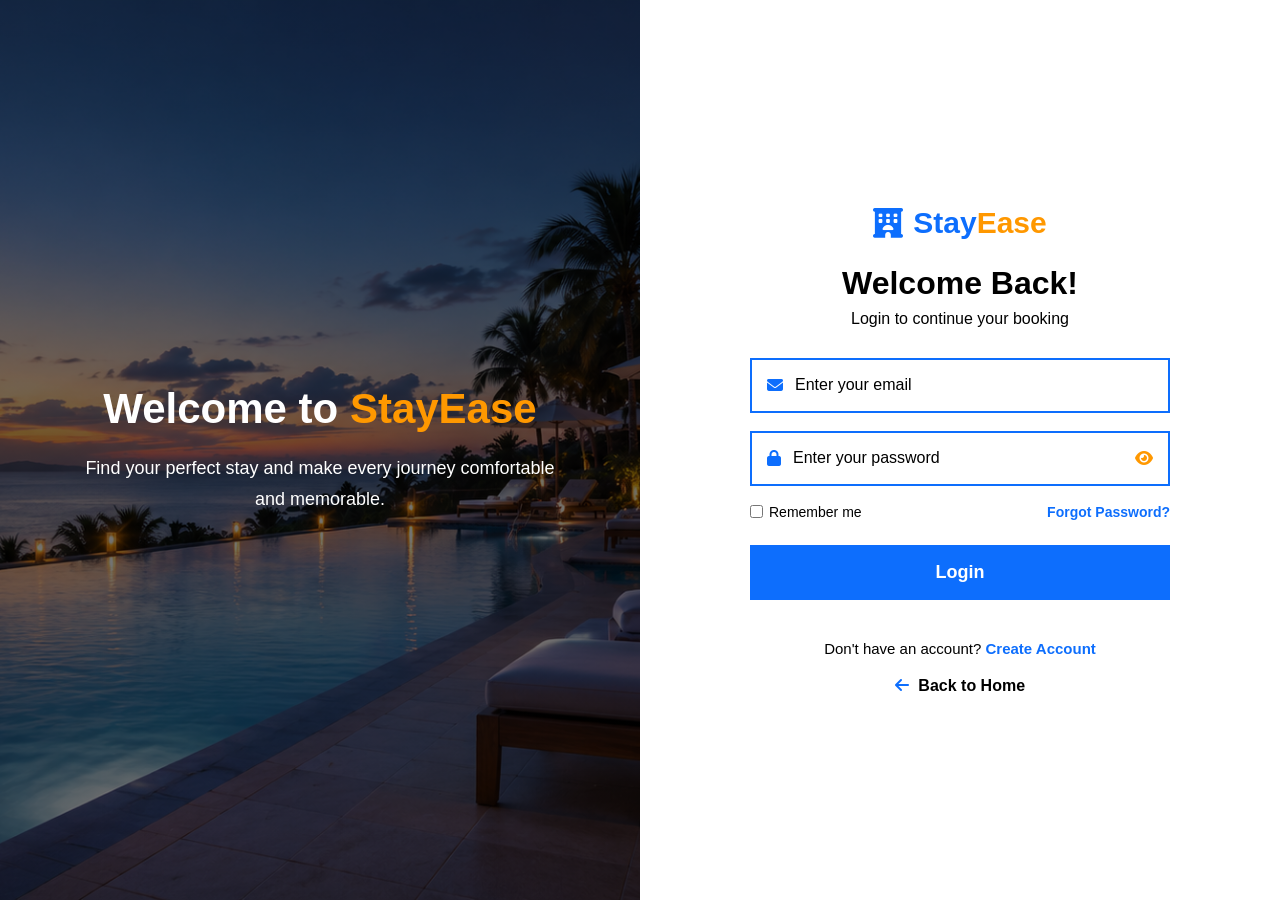
<file: login.html>
<!DOCTYPE html>
<html lang="en">
<head>
    <meta charset="UTF-8">
    <meta name="viewport" content="width=device-width, initial-scale=1.0">

    <title>Login - StayEase</title>

    <!-- Font Awesome -->
    <link rel="stylesheet"
          href="https://cdnjs.cloudflare.com/ajax/libs/font-awesome/6.5.2/css/all.min.css">

    <link rel="stylesheet" href="login.css">
</head>

<body>

    <div class="login-container">

        <!-- Left Side -->
        <div class="login-image">
            <div class="overlay">
                <h1>Welcome to <span>StayEase</span></h1>
                <p>
                    Find your perfect stay and make every journey
                    comfortable and memorable.
                </p>
            </div>
        </div>

        <!-- Right Side -->
        <div class="login-box">

            <div class="logo">
                <i class="fa-solid fa-hotel"></i>
                <span>Stay<span>Ease</span></span>
            </div>

            <h2>Welcome Back!</h2>
            <p class="subtitle">Login to continue your booking</p>

            <form id="loginForm">

                <!-- Email -->
                <div class="input-box">
                    <i class="fa-solid fa-envelope"></i>
                    <input
                        type="email"
                        id="email"
                        placeholder="Enter your email"
                        required>
                </div>

                <!-- Password -->
                <div class="input-box">
                    <i class="fa-solid fa-lock"></i>
                    <input
                        type="password"
                        id="password"
                        placeholder="Enter your password"
                        required>

                    <i class="fa-solid fa-eye password-eye"
                       id="togglePassword"></i>
                </div>

                <!-- Remember / Forgot -->
                <div class="login-options">

                    <label>
                        <input type="checkbox">
                        Remember me
                    </label>

                    <a href="#">Forgot Password?</a>

                </div>

                <!-- Login Button -->
                <button type="submit" class="login-btn">
                    Login
                </button>

                <p id="message"></p>

            </form>

            <!-- Signup -->
            <div class="signup">
                Don't have an account?
                <a href="signup.html">Create Account</a>
            </div>

            <!-- Back Home -->
            <a href="index.html" class="back-home">
                <i class="fa-solid fa-arrow-left"></i>
                Back to Home
            </a>

        </div>

    </div>

    <script>
// ================= PASSWORD SHOW / HIDE =================

const togglePassword = document.getElementById("togglePassword");
const password = document.getElementById("password");

togglePassword.addEventListener("click", function () {

    if (password.type === "password") {

        password.type = "text";

        togglePassword.classList.remove("fa-eye");
        togglePassword.classList.add("fa-eye-slash");

    } else {

        password.type = "password";

        togglePassword.classList.remove("fa-eye-slash");
        togglePassword.classList.add("fa-eye");
    }
});


// ================= LOGIN FORM =================

const loginForm = document.getElementById("loginForm");
const message = document.getElementById("message");

loginForm.addEventListener("submit", function (event) {

    event.preventDefault();

    const email = document.getElementById("email").value;
    const passwordValue = document.getElementById("password").value;

    if (email === "" || passwordValue === "") {

        message.textContent = "Please fill in all fields.";
        message.style.color = "#ff9800";

        return;
    }

    // Demo login
    if (email === "user@gmail.com" && passwordValue === "123456") {

        message.textContent = "Login successful!";
        message.style.color = "#0d6efd";

        setTimeout(function () {
            window.location.href = "index.html";
        }, 1000);

    } else {

        message.textContent = "Invalid email or password.";
        message.style.color = "#ff9800";
    }

});

    </script>

</body>
</html>
</file>
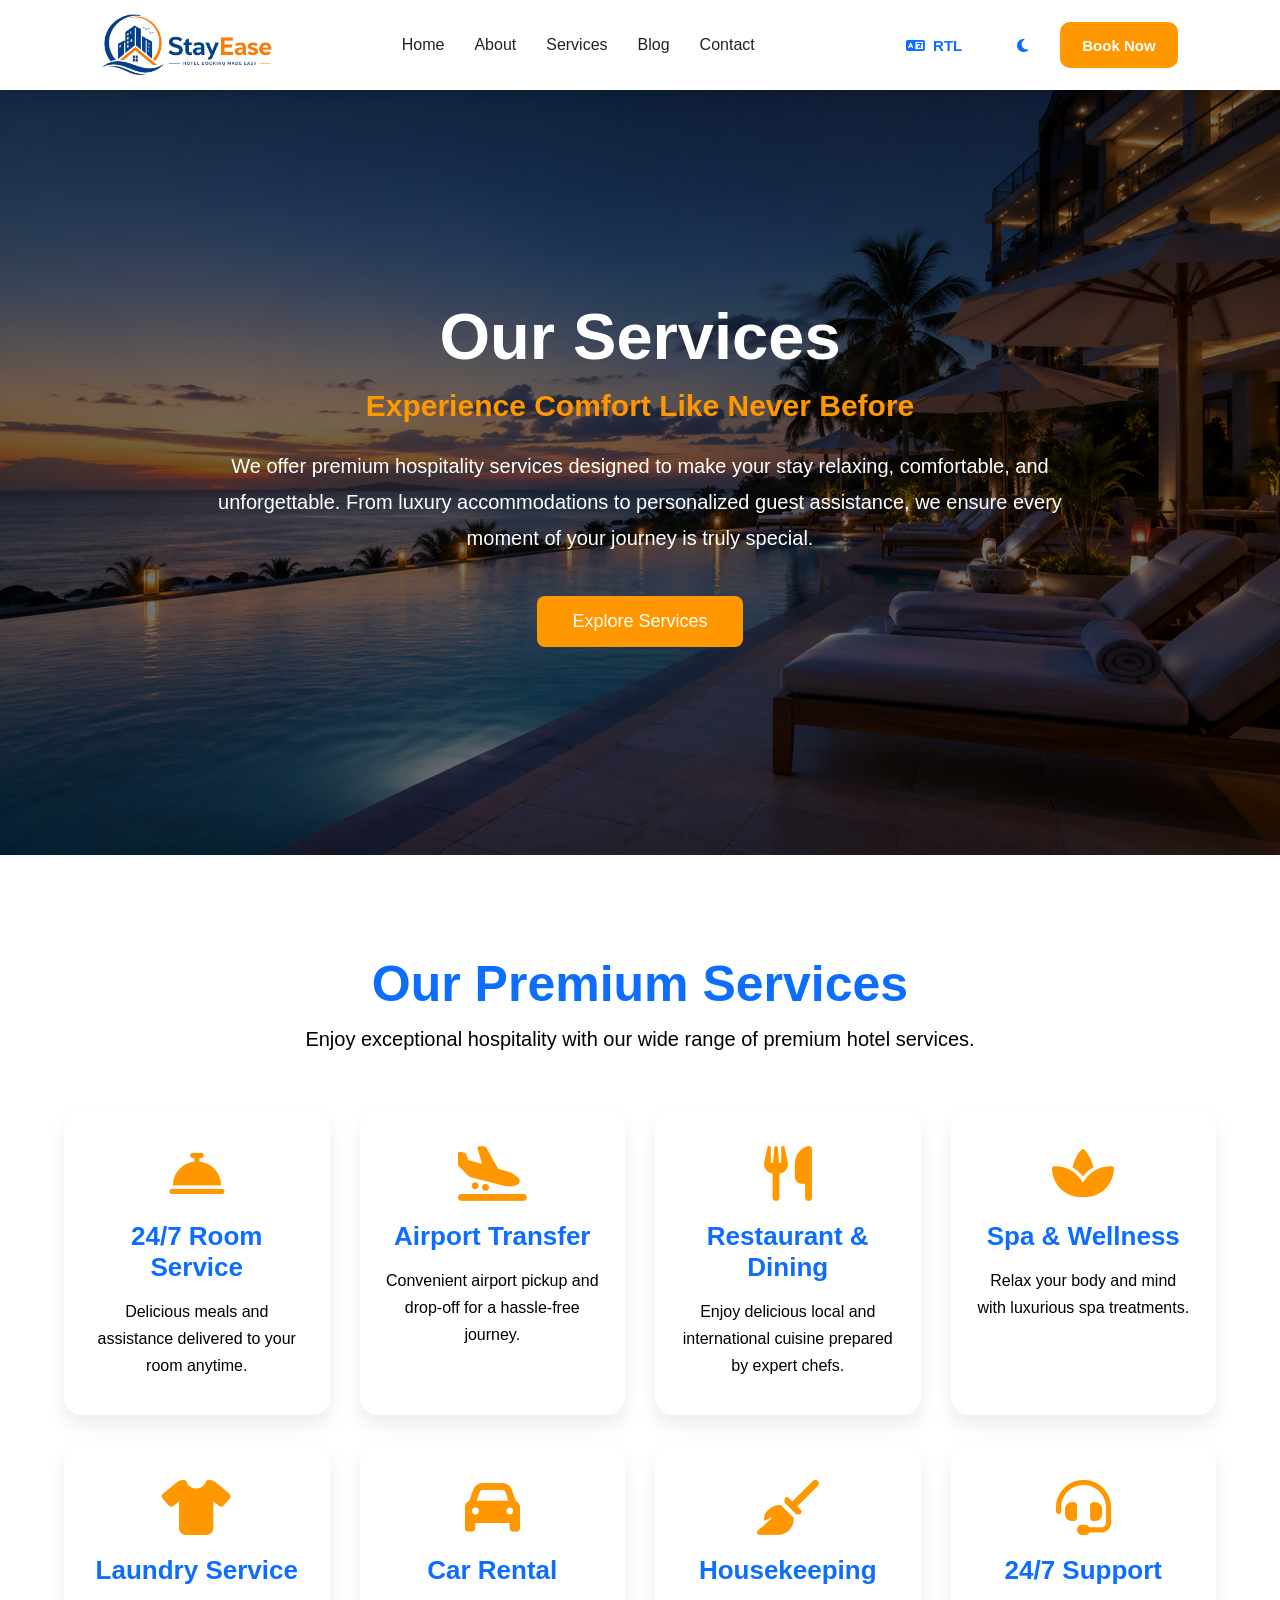
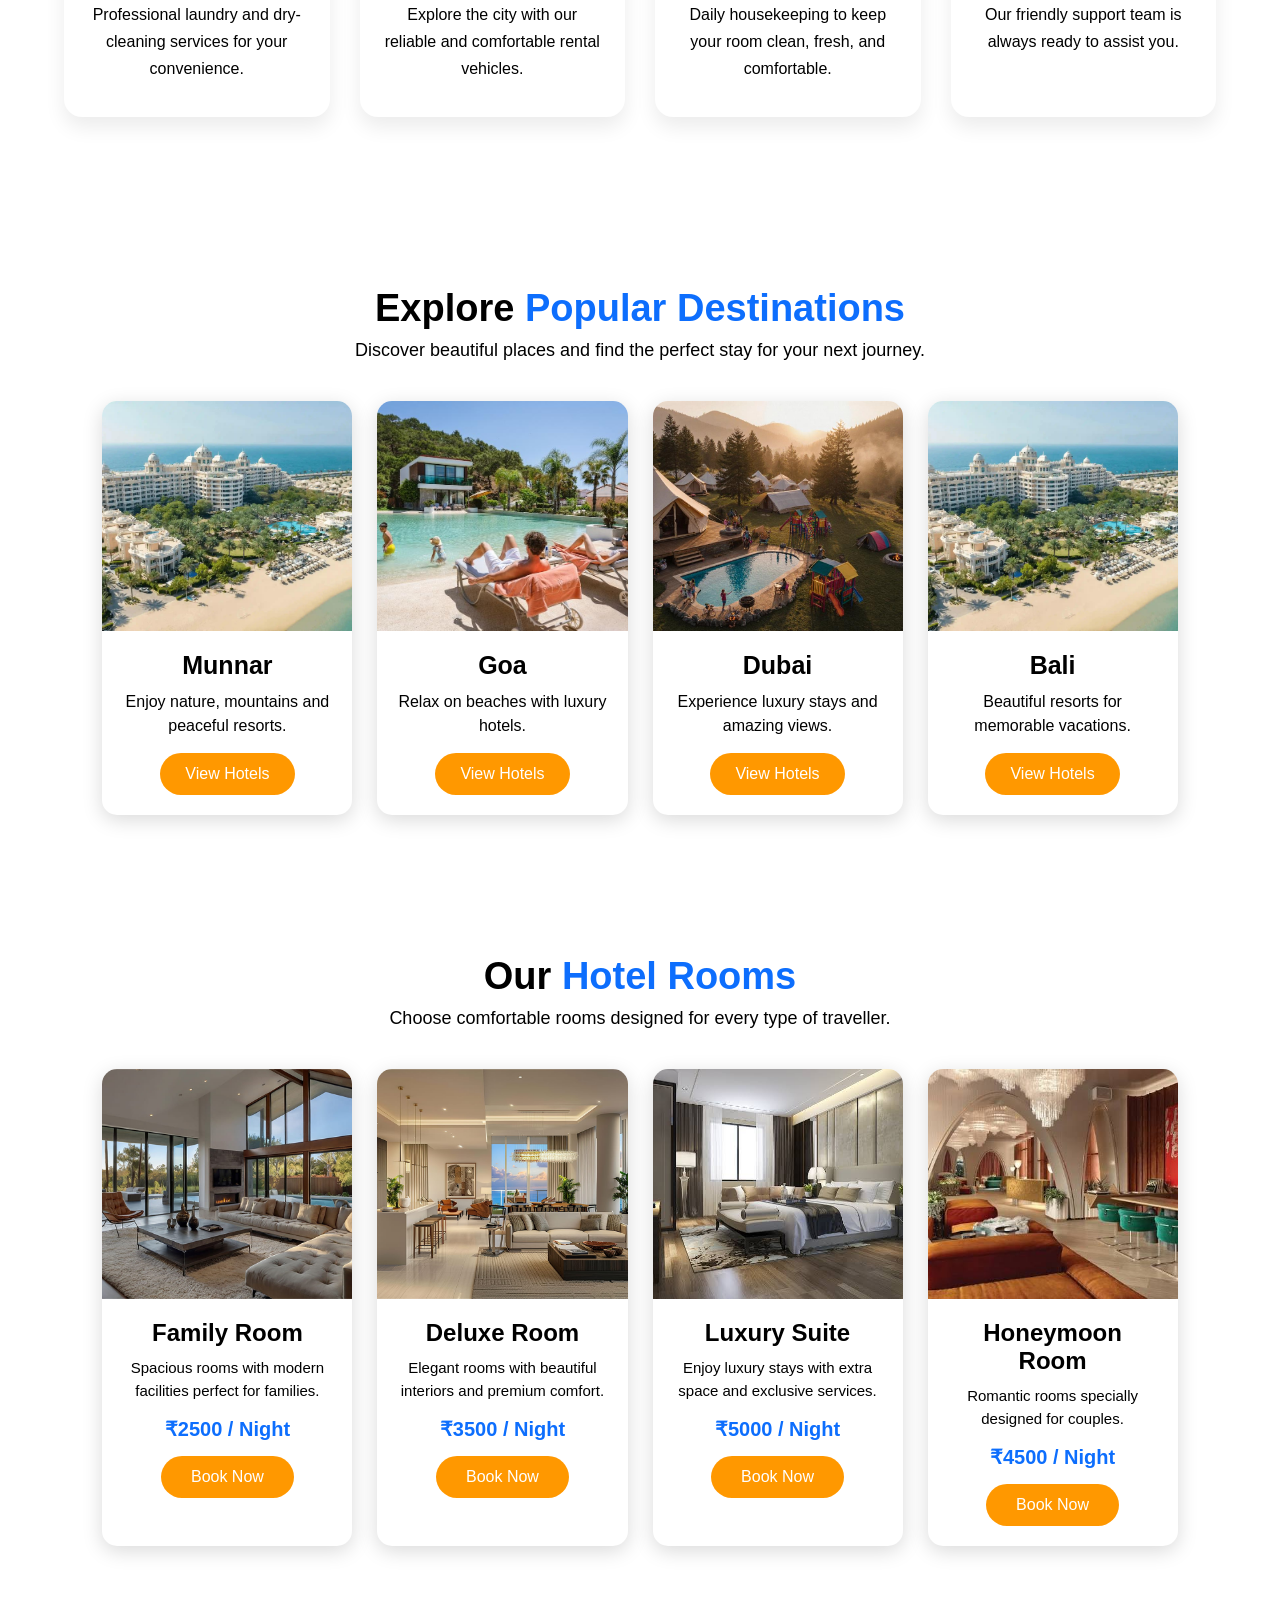
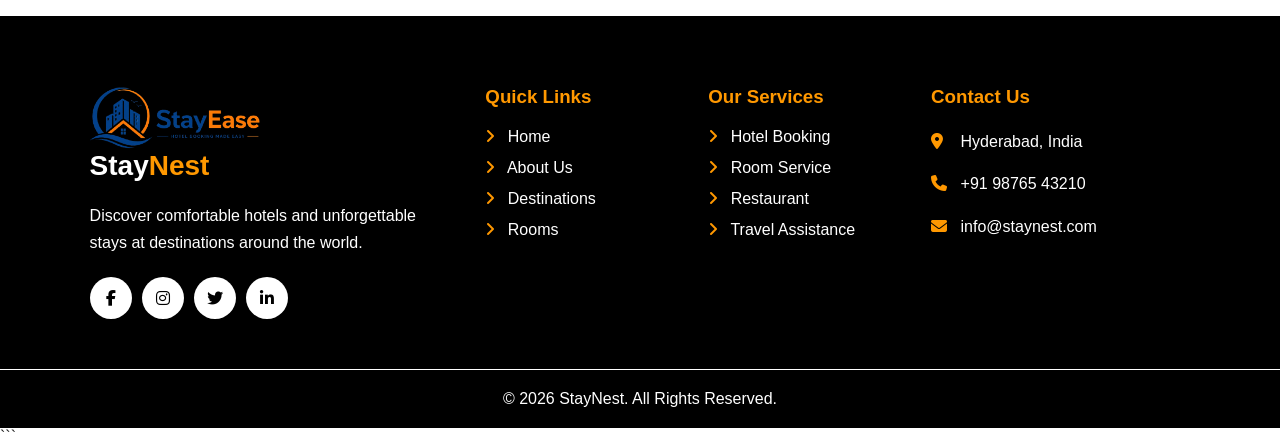
<file: Services.html>
<!DOCTYPE html>
<html lang="en">
<head>
    <meta charset="UTF-8">
    <meta name="viewport" content="width=device-width, initial-scale=1.0">
    <title>Hotel Booking</title>
    <link rel="stylesheet" href="services.css">
    <link rel="stylesheet"
href="https://cdnjs.cloudflare.com/ajax/libs/font-awesome/6.5.2/css/all.min.css">
   
 
 
 
<header class="header">
 
    <!-- Logo -->
    <a href="index.html" class="logo">
        <img src="image/logo image.png" alt="StayEase Logo">
       
    </a>
 
    <!-- Navigation -->
    <ul class="nav-links">
 
            <li class="dropdown">
                <a href="#">
                    Home 
                </a>
 
                <ul class="dropdown-menu">
                    <li><a href="index.html">Home 1</a></li>
                    <li><a href="home-2.html">Home 2</a></li>
                </ul>
            </li>
 
            <li><a href="About.html">About</a></li>
            <li><a href="Services.html">Services</a></li>
            <li><a href="Blog.html">Blog</a></li>
            <li><a href="Contact.html">Contact</a></li>
 
        </ul>
 
    <!-- Right Side Buttons -->
 
    <div class="header-right">
 
        <!-- RTL / LTR -->
 
        <button id="rtlBtn" title="Change Direction">
            <i class="fa-solid fa-language"></i>
            <span>RTL</span>
        </button>
 
        <!-- Dark Mode -->
 
        <button id="themeBtn" title="Dark Mode">
            <i class="fa-solid fa-moon"></i>
        </button>
 
        <!-- Login -->
 
       
 
        <!-- Book Now -->
 
        <a href="login.html" class="book-btn">
            Book Now
        </a>
 
    </div>
    </header>
   
<script>
   
document.addEventListener("DOMContentLoaded", () => {

    const themeBtn = document.getElementById("themeBtn");
    const rtlBtn = document.getElementById("rtlBtn");

    /* =========================
       RESTORE THEME
    ========================= */

    const savedTheme = localStorage.getItem("theme");

    if (savedTheme === "dark") {
        document.body.classList.add("dark");

        themeBtn.innerHTML =
            '<i class="fa-solid fa-sun"></i>';

    } else {
        document.body.classList.remove("dark");

        themeBtn.innerHTML =
            '<i class="fa-solid fa-moon"></i>';
    }


    /* =========================
       RESTORE DIRECTION
    ========================= */

    const savedDirection =
        localStorage.getItem("direction");

    if (savedDirection === "rtl") {

        document.documentElement.setAttribute("dir", "rtl");

        rtlBtn.innerHTML = `
            <i class="fa-solid fa-language"></i>
            <span>LTR</span>
        `;

    } else {

        document.documentElement.setAttribute("dir", "ltr");

        rtlBtn.innerHTML = `
            <i class="fa-solid fa-language"></i>
            <span>RTL</span>
        `;
    }


    /* =========================
       DARK / LIGHT MODE
    ========================= */

    themeBtn.addEventListener("click", () => {

        document.body.classList.toggle("dark");

        if (document.body.classList.contains("dark")) {

            themeBtn.innerHTML =
                '<i class="fa-solid fa-sun"></i>';

            localStorage.setItem("theme", "dark");

        } else {

            themeBtn.innerHTML =
                '<i class="fa-solid fa-moon"></i>';

            localStorage.setItem("theme", "light");
        }

    });


    /* =========================
       RTL / LTR
    ========================= */

    rtlBtn.addEventListener("click", () => {

        const currentDirection =
            document.documentElement.getAttribute("dir");

        if (currentDirection === "ltr") {

            document.documentElement.setAttribute("dir", "rtl");

            rtlBtn.innerHTML = `
                <i class="fa-solid fa-language"></i>
                <span>LTR</span>
            `;

            localStorage.setItem("direction", "rtl");

        } else {

            document.documentElement.setAttribute("dir", "ltr");

            rtlBtn.innerHTML = `
                <i class="fa-solid fa-language"></i>
                <span>RTL</span>
            `;

            localStorage.setItem("direction", "ltr");
        }

    });

});
</script>

<section class="service-hero">

    <div class="service-content">
        <h1>Our Services</h1>

        <h3>Experience Comfort Like Never Before</h3>

        <p>
            We offer premium hospitality services designed to make your stay
            relaxing, comfortable, and unforgettable. From luxury accommodations
            to personalized guest assistance, we ensure every moment of your
            journey is truly special.
        </p>

        <a href="#" class="service-btn">Explore Services</a>
    </div>

</section>
<section class="hotel-services">

    <div class="section-title">
        <h2>Our Premium Services</h2>
        <p>Enjoy exceptional hospitality with our wide range of premium hotel services.</p>
    </div>

    <div class="service-container">

        <div class="service-card">
            <i class="fa-solid fa-bell-concierge"></i>
            <h3>24/7 Room Service</h3>
            <p>Delicious meals and assistance delivered to your room anytime.</p>
        </div>

        <div class="service-card">
            <i class="fa-solid fa-plane-arrival"></i>
            <h3>Airport Transfer</h3>
            <p>Convenient airport pickup and drop-off for a hassle-free journey.</p>
        </div>

        <div class="service-card">
            <i class="fa-solid fa-utensils"></i>
            <h3>Restaurant & Dining</h3>
            <p>Enjoy delicious local and international cuisine prepared by expert chefs.</p>
        </div>

        <div class="service-card">
            <i class="fa-solid fa-spa"></i>
            <h3>Spa & Wellness</h3>
            <p>Relax your body and mind with luxurious spa treatments.</p>
        </div>

        <div class="service-card">
            <i class="fa-solid fa-shirt"></i>
            <h3>Laundry Service</h3>
            <p>Professional laundry and dry-cleaning services for your convenience.</p>
        </div>

        <div class="service-card">
            <i class="fa-solid fa-car"></i>
            <h3>Car Rental</h3>
            <p>Explore the city with our reliable and comfortable rental vehicles.</p>
        </div>

        <div class="service-card">
            <i class="fa-solid fa-broom"></i>
            <h3>Housekeeping</h3>
            <p>Daily housekeeping to keep your room clean, fresh, and comfortable.</p>
        </div>

        <div class="service-card">
            <i class="fa-solid fa-headset"></i>
            <h3>24/7 Support</h3>
            <p>Our friendly support team is always ready to assist you.</p>
        </div>

    </div>

</section>
<!-- Destination Section -->

<section class="destination">
    <div class="destination-title">
        <h2>Explore <span>Popular Destinations</span></h2>
        <p>
            Discover beautiful places and find the perfect stay for your next journey.
        </p>
    </div>


    <div class="destination-container">

        <div class="destination-card">
            <img src="image/hotel-2.jpeg" alt="">
            <div class="destination-content">
                <h3>Munnar</h3>
                <p>Enjoy nature, mountains and peaceful resorts.</p>
                <button>View Hotels</button>
            </div>
        </div>


        <div class="destination-card">
            <img src="image/hotel-10.jpeg" alt="">
            <div class="destination-content">
                <h3>Goa</h3>
                <p>Relax on beaches with luxury hotels.</p>
                <button>View Hotels</button>
            </div>
        </div>


        <div class="destination-card">
            <img src="image/hotel-12.jpeg" alt="">
            <div class="destination-content">
                <h3>Dubai</h3>
                <p>Experience luxury stays and amazing views.</p>
                <button>View Hotels</button>
            </div>
        </div>


        <div class="destination-card">
            <img src="image/hotel-2.jpeg" alt="">
            <div class="destination-content">
                <h3>Bali</h3>
                <p>Beautiful resorts for memorable vacations.</p>
                <button>View Hotels</button>
            </div>
        </div>

    </div>

</section>
<!-- Hotel Rooms Section -->

<section class="rooms">

    <div class="rooms-title">
        <h2>Our <span>Hotel Rooms</span></h2>
        <p>
            Choose comfortable rooms designed for every type of traveller.
        </p>
    </div>


    <div class="rooms-container">


        <div class="room-card">

            <img src="image/gallery_6.jpg" alt="">

            <div class="room-content">

                <h3>Family Room</h3>

                <p>
                    Spacious rooms with modern facilities perfect for families.
                </p>

                <div class="room-price">
                    ₹2500 / Night
                </div>

                <button>Book Now</button>

            </div>

        </div>



        <div class="room-card">

            <img src="image/gallery_2.jpg" alt="">

            <div class="room-content">

                <h3>Deluxe Room</h3>

                <p>
                    Elegant rooms with beautiful interiors and premium comfort.
                </p>

                <div class="room-price">
                    ₹3500 / Night
                </div>

                <button>Book Now</button>

            </div>

        </div>



        <div class="room-card">

            <img src="image/services-20.jpeg" alt="">

            <div class="room-content">

                <h3>Luxury Suite</h3>

                <p>
                    Enjoy luxury stays with extra space and exclusive services.
                </p>

                <div class="room-price">
                    ₹5000 / Night
                </div>

                <button>Book Now</button>

            </div>

        </div>



        <div class="room-card">

            <img src="image/services-21.jpeg" alt="">

            <div class="room-content">

                <h3>Honeymoon Room</h3>

                <p>
                    Romantic rooms specially designed for couples.
                </p>

                <div class="room-price">
                    ₹4500 / Night
                </div>

                <button>Book Now</button>

            </div>

        </div>


    </div>

</section>

<footer class="footer">

    <div class="footer-container">

        <div class="footer-box">

            <div class="footer-logo">
               <img src="image/logo image.png" alt="">
                Stay<span>Nest</span>
            </div>

            <p>
                Discover comfortable hotels and unforgettable
                stays at destinations around the world.
            </p>

            <div class="social-icons">

                <a href="#">
                    <i class="fa-brands fa-facebook-f"></i>
                </a>

                <a href="#">
                    <i class="fa-brands fa-instagram"></i>
                </a>

                <a href="#">
                    <i class="fa-brands fa-twitter"></i>
                </a>

                <a href="#">
                    <i class="fa-brands fa-linkedin-in"></i>
                </a>

            </div>

        </div>


        <div class="footer-box">

            <h3>Quick Links</h3>

            <a href="#">
                <i class="fa-solid fa-angle-right"></i>
                Home
            </a>

            <a href="#">
                <i class="fa-solid fa-angle-right"></i>
                About Us
            </a>

            <a href="#">
                <i class="fa-solid fa-angle-right"></i>
                Destinations
            </a>

            <a href="#">
                <i class="fa-solid fa-angle-right"></i>
                Rooms
            </a>

        </div>


        <div class="footer-box">

            <h3>Our Services</h3>

            <a href="#">
                <i class="fa-solid fa-angle-right"></i>
                Hotel Booking
            </a>

            <a href="#">
                <i class="fa-solid fa-angle-right"></i>
                Room Service
            </a>

            <a href="#">
                <i class="fa-solid fa-angle-right"></i>
                Restaurant
            </a>

            <a href="#">
                <i class="fa-solid fa-angle-right"></i>
                Travel Assistance
            </a>

        </div>


        <div class="footer-box">

            <h3>Contact Us</h3>

            <p>
                <i class="fa-solid fa-location-dot"></i>
                Hyderabad, India
            </p>

            <p>
                <i class="fa-solid fa-phone"></i>
                +91 98765 43210
            </p>

            <p>
                <i class="fa-solid fa-envelope"></i>
                info@staynest.com
            </p>

        </div>

    </div>


    <div class="copyright">

        <p>
            © 2026 StayNest. All Rights Reserved.
        </p>

    </div>

</footer>


</body>
</html>
```
</file>
<file: home.css>
* {
    margin: 0;
    padding: 0;
    box-sizing: border-box;
    font-family: 'Poppins', sans-serif;
}

html {
    scroll-behavior: smooth;
}

body {
    background: #ffffff;
    color: #222222;
    padding-top: 90px;
    transition: 0.4s ease;
}

a {
    text-decoration: none;
}

img {
    width: 100%;
    display: block;
}
/* ================= HEADER ================= */
.header {
    position: fixed;
    top: 0;
    left: 0;
    width: 100%;
    height: 90px;

    display: flex;
    align-items: center;
    justify-content: space-between;

    padding: 0 8%;

    /* LIGHT MODE */
    background: #ffffff;
    color: #222222;

    box-shadow: 0 5px 15px rgba(0, 0, 0, 0.15);

    z-index: 1000;

    transition: background 0.4s ease, color 0.4s ease;
}


/* ================= LOGO ================= */

.logo img {
    display: block;
    width: 170px;
    height: auto;
}


/* ================= NAVIGATION ================= */

.nav-links {
    list-style: none;

    display: flex;
    align-items: center;

    gap: 30px;
}

.nav-links li {
    position: relative;
}

.nav-links a {
    text-decoration: none;

    color: #222222;

    padding: 10px 0;

    font-weight: 500;

    transition: 0.3s;
}

.nav-links a:hover {
    color: #ff9800;
}


/* ================= DROPDOWN ================= */

.dropdown-menu {
    position: absolute;
    top: 40px;
    left: 0;

    width: 180px;

    background: #ffffff;

    border: 2px solid #ff9800;
    border-radius: 12px;

    display: none;

    overflow: hidden;

    list-style: none;

    box-shadow: 0 5px 15px rgba(0,0,0,0.15);
}

.dropdown:hover .dropdown-menu {
    display: block;
}

.dropdown-menu li a {
    display: block;

    padding: 12px 18px;

    color: #000000;
}

.dropdown-menu li a:hover {
    background: #ff9800;
    color: #ffffff;
}


/* ================= RIGHT BUTTONS ================= */

.header-right {
    display: flex;
    align-items: center;
    gap: 15px;
}

.header-right button,
.book-btn {

    height: 46px;

    padding: 0 22px;

    border: none;

    border-radius: 10px;

    cursor: pointer;

    text-decoration: none;

    display: flex;
    align-items: center;
    justify-content: center;

    gap: 8px;

    font-size: 15px;
    font-weight: 600;

    transition: 0.3s;
}


/* RTL BUTTON */

#rtlBtn {
    background: #ffffff;
    color: #0d6efd;
}

#rtlBtn:hover {
    background: #ff9800;
    color: #ffffff;
}


/* THEME BUTTON */

#themeBtn {
    width: 46px;

    padding: 0;

    background: #ffffff;
    color: #0d6efd;
}

#themeBtn:hover {
    background: #ff9800;
    color: #ffffff;
}


/* BOOK BUTTON */

.book-btn {
    background: #ff9800;
    color: #ffffff;
}

.book-btn:hover {
    background: #ffb347;
    color: #000000;
}


/* =================================================
                DARK MODE HEADER
================================================= */

body.dark .header {
    background: #000000;
    color: #ffffff;
}

body.dark .nav-links a {
    color: #ffffff;
}

body.dark .nav-links a:hover {
    color: #ff9800;
}


/* DARK MODE DROPDOWN */

body.dark .dropdown-menu {
    background: #000000;
    border-color: #ff9800;
}

body.dark .dropdown-menu li a {
    color: #ffffff;
}

body.dark .dropdown-menu li a:hover {
    background: #ff9800;
    color: #ffffff;
}


/* DARK MODE BUTTONS */

body.dark #rtlBtn,
body.dark #themeBtn {
    background: #ffffff;
    color: #0d6efd;
}

body.dark #rtlBtn:hover,
body.dark #themeBtn:hover {
    background: #ff9800;
    color: #ffffff;
}


/* =================================================
                    RTL
================================================= */

html[dir="rtl"] .header {
    flex-direction: row-reverse;
}

html[dir="rtl"] .header-right {
    flex-direction: row-reverse;
}


/* =================================================
                  RESPONSIVE
================================================= */

@media (max-width: 768px) {

    .header {
        height: auto;

        padding: 15px 5%;

        flex-wrap: wrap;

        gap: 15px;
    }

    .nav-links {
        width: 100%;

        justify-content: center;

        flex-wrap: wrap;

        gap: 20px;
    }

    .header-right {
        width: 100%;

        justify-content: center;

        flex-wrap: wrap;
    }

    .logo img {
        width: 150px;
    }
}
 
 
 

/* ================= HERO ================= */

.hero{
    min-height:620px;
    display:flex;
    align-items:center;
    padding:80px 8%;

    background:
    linear-gradient(
        rgba(0,0,0,.55),
        rgba(0,0,0,.55)
    ),
    url("image/home\ page.png");

    background-size:cover;
    background-position:center;
}

.hero-content{
    max-width:650px;
    color:#fff;
}

.hero-small{
    color:#ff9800;
    font-size:15px;
    font-weight:bold;
    letter-spacing:2px;
    margin-bottom:18px;
}

.hero-small i{
    margin-right:7px;
}

.hero h1{
    font-size:65px;
    line-height:1.1;
    margin-bottom:20px;
}

.hero h1 span{
    color:#ff9800;
}

.hero p{
    font-size:18px;
    line-height:1.7;
}

.hero-buttons{
    display:flex;
    gap:15px;
    margin-top:30px;
}

.primary-btn,
.secondary-btn{
    display:inline-flex;
    align-items:center;
    gap:10px;
    padding:15px 25px;
    border-radius:5px;
    font-weight:bold;
    transition:.3s;
}

.primary-btn{
    background:#ff9800;
    color:#fff;
}

.primary-btn:hover{
    background:#0d6efd;
}

.secondary-btn{
    border:2px solid #fff;
    color:#fff;
}

.secondary-btn:hover{
    background:#fff;
    color:#000;
}


/* ================= SEARCH ================= */

.search-section{
    padding:0 7%;
    margin-top:-45px;
    position:relative;
    z-index:10;
}

.search-box{
    background:#fff;
    padding:25px;
    display:flex;
    align-items:center;
    gap:20px;
    box-shadow:0 8px 30px rgba(0,0,0,.2);
    border-radius:6px;
}

.search-item{
    flex:1;
    display:flex;
    align-items:center;
    gap:12px;
}

.search-item > i{
    color:#0d6efd;
    font-size:22px;
}

.search-item label{
    display:block;
    font-size:13px;
    font-weight:bold;
    margin-bottom:6px;
}

.search-item input,
.search-item select{
    border:none;
    outline:none;
    width:100%;
    font-size:14px;
    color:#000;
}

.search-btn{
    border:none;
    background:#ff9800;
    color:#fff;
    padding:17px 25px;
    font-weight:bold;
    border-radius:5px;
    cursor:pointer;
    font-size:15px;
}

.search-btn:hover{
    background:#0d6efd;
}


/* ================= SECTION TITLE ================= */

.section-title{
    text-align:center;
    margin-bottom:45px;
}

.section-title p,
.small-title{
    color:#ff9800;
    font-weight:bold;
    letter-spacing:2px;
    font-size:14px;
    margin-bottom:10px;
}

.section-title h2{
    font-size:38px;
    color:#000;
    line-height:1.3;
}

.section-title h2 span{
    color:#0d6efd;
}

.title-line{
    width:60px;
    height:4px;
    background:#ff9800;
    margin:15px auto 0;
}


/* ================= FACILITIES ================= */

.facilities{
    padding:90px 7%;
    background:#fff;
}

.facility-container{
    display:grid;
    grid-template-columns:repeat(6,1fr);
    gap:20px;
}

.facility-box{
    text-align:center;
    border:2px solid #000;
    padding:30px 15px;
    transition:.3s;
}

.facility-box:hover{
    background:#0d6efd;
    color:#fff;
    transform:translateY(-8px);
}

.facility-icon{
    width:65px;
    height:65px;
    margin:0 auto 18px;
    display:flex;
    align-items:center;
    justify-content:center;
    background:#ff9800;
    color:#fff;
    border-radius:50%;
    font-size:25px;
}

.facility-box h3{
    margin-bottom:10px;
}

.facility-box p{
    font-size:14px;
    line-height:1.5;
}


/* ================= ABOUT ================= */

.about{
    padding:90px 7%;
    display:flex;
    align-items:center;
    gap:70px;
    background:#000;
    color:#fff;
}

.about-image{
    width:50%;
    position:relative;
}

.about-image img{
    height:500px;
    object-fit:cover;
}

.experience{
    position:absolute;
    bottom:25px;
    right:-25px;
    background:#ff9800;
    color:#fff;
    padding:20px 25px;
    display:flex;
    align-items:center;
    gap:15px;
}

.experience i{
    font-size:35px;
}

.experience strong{
    display:block;
    font-size:28px;
}

.experience span{
    font-size:13px;
}

.about-content{
    width:50%;
}

.about-content h2{
    font-size:40px;
    line-height:1.3;
    margin-bottom:20px;
}

.about-content h2 span{
    color:#ff9800;
}

.about-content > p{
    line-height:1.8;
    margin-bottom:15px;
}

.about-features{
    display:grid;
    grid-template-columns:1fr 1fr;
    gap:15px;
    margin:25px 0;
}

.about-features div{
    display:flex;
    align-items:center;
    gap:10px;
}

.about-features i{
    color:#ff9800;
}


/* ================= DESTINATIONS ================= */

.destinations{
    padding:90px 7%;
}

.destination-container{
    display:grid;
    grid-template-columns:repeat(4,1fr);
    gap:25px;
}

.destination-card{
    height:380px;
    position:relative;
    overflow:hidden;
}

.destination-card img{
    height:100%;
    object-fit:cover;
    transition:.5s;
}

.destination-card:hover img{
    transform:scale(1.1);
}

.destination-content{
    position:absolute;
    bottom:0;
    left:0;
    width:100%;
    padding:25px;
    color:#fff;
    background:linear-gradient(transparent,rgba(0,0,0,.9));
}

.destination-content i{
    color:#ff9800;
}

.destination-content h3{
    font-size:25px;
    margin-top:7px;
}

.destination-content p{
    margin-top:5px;
}


/* ================= ROOMS ================= */

.rooms{
    padding:90px 7%;
    background:#000;
}

.rooms .section-title h2{
    color:#fff;
}

.room-container{
    display:grid;
    grid-template-columns:repeat(3,1fr);
    gap:25px;
}

.room-card{
    background:#fff;
}

.room-image{
    height:250px;
    position:relative;
    overflow:hidden;
}

.room-image img{
    height:100%;
    object-fit:cover;
    transition:.5s;
}

.room-card:hover .room-image img{
    transform:scale(1.08);
}

.price{
    position:absolute;
    top:15px;
    right:15px;
    background:#ff9800;
    color:#fff;
    padding:10px 14px;
    font-weight:bold;
}

.room-content{
    padding:25px;
}

.rating{
    color:#ff9800;
    margin-bottom:10px;
}

.room-content h3{
    font-size:24px;
    margin-bottom:10px;
}

.room-content p{
    line-height:1.6;
    margin-bottom:20px;
}

.room-info{
    display:flex;
    gap:15px;
    border-top:1px solid #000;
    border-bottom:1px solid #000;
    padding:15px 0;
    margin-bottom:20px;
    font-size:13px;
}

.room-info span{
    display:flex;
    align-items:center;
    gap:5px;
}

.room-info i{
    color:#0d6efd;
}

.room-btn{
    color:#0d6efd;
    font-weight:bold;
}

.room-btn:hover{
    color:#ff9800;
}

.room-btn i{
    margin-left:5px;
}


/* ================= TESTIMONIAL ================= */

.testimonial{
    padding:90px 7%;
}

.testimonial-box{
    max-width:800px;
    margin:auto;
    text-align:center;
    border:2px solid #000;
    padding:45px;
}

.quote{
    width:60px;
    height:60px;
    background:#ff9800;
    color:#fff;
    display:flex;
    justify-content:center;
    align-items:center;
    border-radius:50%;
    margin:0 auto 20px;
    font-size:25px;
}

.testimonial-box > p{
    font-size:19px;
    line-height:1.8;
    margin-bottom:25px;
}

.guest{
    display:flex;
    justify-content:center;
    align-items:center;
    gap:15px;
}

.guest-icon{
    width:55px;
    height:55px;
    background:#0d6efd;
    color:#fff;
    display:flex;
    align-items:center;
    justify-content:center;
    border-radius:50%;
}


/* ================= CTA ================= */

.cta{
    padding:80px 7%;
    background:#0d6efd;
    text-align:center;
    color:#fff;
}

.cta-content > i{
    font-size:50px;
    color:#ff9800;
    margin-bottom:15px;
}

.cta h2{
    font-size:40px;
    margin-bottom:15px;
}

.cta h2 span{
    color:#ff9800;
}

.cta p{
    font-size:18px;
    margin-bottom:25px;
}

.cta-btn{
    display:inline-flex;
    align-items:center;
    gap:10px;
    background:#ff9800;
    color:#fff;
    padding:15px 28px;
    border-radius:5px;
    font-weight:bold;
}

.cta-btn:hover{
    background:#000;
}


/* ================= FOOTER ================= */

.footer{
    background:#000;
    color:#fff;
    padding-top:70px;
}

.footer-container{
    padding:0 7% 50px;
    display:grid;
    grid-template-columns:2fr 1fr 1fr 1.5fr;
    gap:50px;
}

.footer-logo{
    font-size:28px;
    font-weight:bold;
    margin-bottom:20px;
}

.footer-logo i{
    color:#ff9800;
}

.footer-logo span{
    color:#ff9800;
}
.footer img{
    width:170px;
    height:auto;
}
.footer-box > p{
    line-height:1.7;
}

.footer-box h3{
    margin-bottom:20px;
    color:#ff9800;
}

.footer-box > a{
    display:block;
    color:#fff;
    margin-bottom:13px;
}

.footer-box > a:hover{
    color:#ff9800;
}

.footer-box > a i{
    color:#ff9800;
    margin-right:8px;
}

.footer-box > p{
    margin-bottom:15px;
}

.footer-box > p i{
    color:#ff9800;
    width:25px;
}

.social-icons{
    display:flex;
    gap:10px;
    margin-top:20px;
}

.social-icons a{
    width:42px;
    height:42px;
    background:#fff;
    color:#000;
    display:flex;
    align-items:center;
    justify-content:center;
    border-radius:50%;
    transition:.3s;
}

.social-icons a:hover{
    background:#ff9800;
    color:#fff;
}

.copyright{
    border-top:1px solid #fff;
    text-align:center;
    padding:20px;
}


/* ================= RESPONSIVE ================= */

@media(max-width:1100px){

    .navbar{
        gap:15px;
    }

    .facility-container{
        grid-template-columns:repeat(3,1fr);
    }

    .destination-container{
        grid-template-columns:repeat(2,1fr);
    }

    .room-container{
        grid-template-columns:repeat(2,1fr);
    }

    .search-box{
        flex-wrap:wrap;
    }

    .search-item{
        min-width:40%;
    }

}


@media(max-width:768px){

    .header{
        height:auto;
        padding:20px;
        flex-direction:column;
        gap:20px;
    }

    .navbar{
        flex-wrap:wrap;
        justify-content:center;
    }

    .hero{
        min-height:550px;
        padding:60px 7%;
    }

    .hero h1{
        font-size:45px;
    }

    .search-section{
        margin-top:20px;
    }

    .search-box{
        flex-direction:column;
        align-items:stretch;
    }

    .search-item{
        width:100%;
    }

    .facility-container,
    .destination-container,
    .room-container{
        grid-template-columns:1fr;
    }

    .about{
        flex-direction:column;
    }

    .about-image,
    .about-content{
        width:100%;
    }

    .about-image img{
        height:400px;
    }

    .footer-container{
        grid-template-columns:1fr;
    }

}


@media(max-width:480px){

    .navbar{
        gap:12px;
    }

    .navbar a{
        font-size:14px;
    }

    .hero h1{
        font-size:38px;
    }

    .hero-buttons{
        flex-direction:column;
    }

    .about-features{
        grid-template-columns:1fr;
    }

    .section-title h2{
        font-size:30px;
    }
}






/* =========================================================
   COMPLETE DARK MODE
   Applies to all sections except the hero design
========================================================= */


/* ================= SEARCH SECTION ================= */

body.dark .search-section {
    background: #000;
}

body.dark .search-box {
    background: #000;
    color: #fff;
    border: 1px solid #fff;
}

body.dark .search-item label {
    color: #fff;
}

body.dark .search-item input,
body.dark .search-item select {
    background: #000;
    color: #fff;
}

body.dark .search-item input::placeholder {
    color: #fff;
}

body.dark .search-item input[type="date"] {
    color-scheme: dark;
}

body.dark .search-item select {
    color-scheme: dark;
}

body.dark .search-btn {
    background: #ff9800;
    color: #fff;
}

body.dark .search-btn:hover {
    background: #0d6efd;
}


/* ================= SECTION TITLES ================= */

body.dark .section-title h2 {
    color: #fff;
}

body.dark .section-title h2 span {
    color: #0d6efd;
}

body.dark .section-title p,
body.dark .small-title {
    color: #ff9800;
}


/* ================= FACILITIES ================= */

body.dark .facilities {
    background: #000;
    color: #fff;
}

body.dark .facility-box {
    background: #000;
    color: #fff;
    border: 2px solid #fff;
}

body.dark .facility-box h3 {
    color: #fff;
}

body.dark .facility-box p {
    color: #fff;
}

body.dark .facility-icon {
    background: #ff9800;
    color: #fff;
}

body.dark .facility-box:hover {
    background: #0d6efd;
    color: #fff;
}

body.dark .facility-box:hover h3,
body.dark .facility-box:hover p {
    color: #fff;
}


/* ================= ABOUT SECTION ================= */

/* Your About section is already black,
   so keep it black in dark mode */

body.dark .about {
    background: #000;
    color: #fff;
}

body.dark .about-content h2 {
    color: #fff;
}

body.dark .about-content h2 span {
    color: #ff9800;
}

body.dark .about-content > p {
    color: #fff;
}

body.dark .about-features {
    color: #fff;
}

body.dark .about-features span {
    color: #fff;
}

body.dark .about-features i {
    color: #ff9800;
}

body.dark .experience {
    background: #ff9800;
    color: #fff;
}


/* ================= DESTINATIONS ================= */

body.dark .destinations {
    background: #000;
    color: #fff;
}

body.dark .destinations .section-title h2 {
    color: #fff;
}

body.dark .destination-content {
    color: #fff;
}


/* ================= ROOMS ================= */

body.dark .rooms {
    background: #000;
    color: #fff;
}

body.dark .rooms .section-title h2 {
    color: #fff;
}

body.dark .room-card {
    background: #000;
    color: #fff;
    border: 1px solid #fff;
}

body.dark .room-content {
    background: #000;
    color: #fff;
}

body.dark .room-content h3 {
    color: #fff;
}

body.dark .room-content p {
    color: #fff;
}

body.dark .room-info {
    color: #fff;
    border-top: 1px solid #fff;
    border-bottom: 1px solid #fff;
}

body.dark .room-info span {
    color: #fff;
}

body.dark .room-info i {
    color: #0d6efd;
}

body.dark .room-btn {
    color: #0d6efd;
}

body.dark .room-btn:hover {
    color: #ff9800;
}

body.dark .price {
    background: #ff9800;
    color: #fff;
}


/* ================= TESTIMONIAL ================= */

body.dark .testimonial {
    background: #000;
    color: #fff;
}

body.dark .testimonial .section-title h2 {
    color: #fff;
}

body.dark .testimonial-box {
    background: #000;
    color: #fff;
    border: 2px solid #fff;
}

body.dark .testimonial-box > p {
    color: #fff;
}

body.dark .guest h3 {
    color: #fff;
}

body.dark .guest-icon {
    background: #0d6efd;
    color: #fff;
}

body.dark .quote {
    background: #ff9800;
    color: #fff;
}

body.dark .rating {
    color: #ff9800;
}


/* ================= CTA ================= */

/* Keep your blue CTA in dark mode */

body.dark .cta {
    background: #0d6efd;
    color: #fff;
}

body.dark .cta h2 {
    color: #fff;
}

body.dark .cta h2 span {
    color: #ff9800;
}

body.dark .cta p {
    color: #fff;
}

body.dark .cta-content > i {
    color: #ff9800;
}

body.dark .cta-btn {
    background: #ff9800;
    color: #fff;
}

body.dark .cta-btn:hover {
    background: #000;
    color: #fff;
}


/* ================= FOOTER ================= */

body.dark .footer {
    background: #000;
    color: #fff;
}

body.dark .footer-logo {
    color: #fff;
}

body.dark .footer-logo span {
    color: #ff9800;
}

body.dark .footer-box > p {
    color: #fff;
}

body.dark .footer-box h3 {
    color: #ff9800;
}

body.dark .footer-box > a {
    color: #fff;
}

body.dark .footer-box > a:hover {
    color: #ff9800;
}

body.dark .footer-box > a i {
    color: #ff9800;
}

body.dark .footer-box > p i {
    color: #ff9800;
}


/* ================= SOCIAL ICONS ================= */

body.dark .social-icons a {
    background: #fff;
    color: #000;
}

body.dark .social-icons a:hover {
    background: #ff9800;
    color: #fff;
}


/* ================= COPYRIGHT ================= */

body.dark .copyright {
    background: #000;
    color: #fff;
    border-top: 1px solid #fff;
}

body.dark .copyright p {
    color: #fff;
}


/* ================= SMOOTH TRANSITION ================= */

body,
.search-section,
.search-box,
.facilities,
.facility-box,
.about,
.destinations,
.rooms,
.room-card,
.room-content,
.testimonial,
.testimonial-box,
.footer,
.copyright,
.cta {
    transition:
        background 0.4s ease,
        color 0.4s ease,
        border-color 0.4s ease;
}
</file>
<file: about.css>
* {
    margin: 0;
    padding: 0;
    box-sizing: border-box;
    font-family: 'Poppins', sans-serif;
}

html {
    scroll-behavior: smooth;
}

body {
    background: #ffffff;
    color: #222222;
    padding-top: 90px;
    transition: 0.4s ease;
}

a {
    text-decoration: none;
}

img {
    width: 100%;
    display: block;
}
/* ================= HEADER ================= */
.header {
    position: fixed;
    top: 0;
    left: 0;
    width: 100%;
    height: 90px;

    display: flex;
    align-items: center;
    justify-content: space-between;

    padding: 0 8%;

    /* LIGHT MODE */
    background: #ffffff;
    color: #222222;

    box-shadow: 0 5px 15px rgba(0, 0, 0, 0.15);

    z-index: 1000;

    transition: background 0.4s ease, color 0.4s ease;
}


/* ================= LOGO ================= */

.logo img {
    display: block;
    width: 170px;
    height: auto;
}


/* ================= NAVIGATION ================= */

.nav-links {
    list-style: none;

    display: flex;
    align-items: center;

    gap: 30px;
}

.nav-links li {
    position: relative;
}

.nav-links a {
    text-decoration: none;

    color: #222222;

    padding: 10px 0;

    font-weight: 500;

    transition: 0.3s;
}

.nav-links a:hover {
    color: #ff9800;
}


/* ================= DROPDOWN ================= */

.dropdown-menu {
    position: absolute;
    top: 40px;
    left: 0;

    width: 180px;

    background: #ffffff;

    border: 2px solid #ff9800;
    border-radius: 12px;

    display: none;

    overflow: hidden;

    list-style: none;

    box-shadow: 0 5px 15px rgba(0,0,0,0.15);
}

.dropdown:hover .dropdown-menu {
    display: block;
}

.dropdown-menu li a {
    display: block;

    padding: 12px 18px;

    color: #000000;
}

.dropdown-menu li a:hover {
    background: #ff9800;
    color: #ffffff;
}


/* ================= RIGHT BUTTONS ================= */

.header-right {
    display: flex;
    align-items: center;
    gap: 15px;
}

.header-right button,
.book-btn {

    height: 46px;

    padding: 0 22px;

    border: none;

    border-radius: 10px;

    cursor: pointer;

    text-decoration: none;

    display: flex;
    align-items: center;
    justify-content: center;

    gap: 8px;

    font-size: 15px;
    font-weight: 600;

    transition: 0.3s;
}


/* RTL BUTTON */

#rtlBtn {
    background: #ffffff;
    color: #0d6efd;
}

#rtlBtn:hover {
    background: #ff9800;
    color: #ffffff;
}


/* THEME BUTTON */

#themeBtn {
    width: 46px;

    padding: 0;

    background: #ffffff;
    color: #0d6efd;
}

#themeBtn:hover {
    background: #ff9800;
    color: #ffffff;
}


/* BOOK BUTTON */

.book-btn {
    background: #ff9800;
    color: #ffffff;
}

.book-btn:hover {
    background: #ffb347;
    color: #000000;
}


/* =================================================
                DARK MODE HEADER
================================================= */

body.dark .header {
    background: #000000;
    color: #ffffff;
}

body.dark .nav-links a {
    color: #ffffff;
}

body.dark .nav-links a:hover {
    color: #ff9800;
}


/* DARK MODE DROPDOWN */

body.dark .dropdown-menu {
    background: #000000;
    border-color: #ff9800;
}

body.dark .dropdown-menu li a {
    color: #ffffff;
}

body.dark .dropdown-menu li a:hover {
    background: #ff9800;
    color: #ffffff;
}


/* DARK MODE BUTTONS */

body.dark #rtlBtn,
body.dark #themeBtn {
    background: #ffffff;
    color: #0d6efd;
}

body.dark #rtlBtn:hover,
body.dark #themeBtn:hover {
    background: #ff9800;
    color: #ffffff;
}


/* =================================================
                    RTL
================================================= */

html[dir="rtl"] .header {
    flex-direction: row-reverse;
}

html[dir="rtl"] .header-right {
    flex-direction: row-reverse;
}


/* =================================================
                  RESPONSIVE
================================================= */

@media (max-width: 768px) {

    .header {
        height: auto;

        padding: 15px 5%;

        flex-wrap: wrap;

        gap: 15px;
    }

    .nav-links {
        width: 100%;

        justify-content: center;

        flex-wrap: wrap;

        gap: 20px;
    }

    .header-right {
        width: 100%;

        justify-content: center;

        flex-wrap: wrap;
    }

    .logo img {
        width: 150px;
    }
}
 
 
 

.about-hero{
    width:100%;
    height:70vh;
    background:
    linear-gradient(rgba(0,0,0,.55),rgba(0,0,0,.55)),
    url("image//home\ page.png");
    background-size:cover;
    background-position:center;
    background-repeat:no-repeat;

    display:flex;
    justify-content:center;
    align-items:center;
    text-align:center;
}

.about-overlay h1{
    color:#FFFFFF;
    font-size:65px;
    font-weight:700;
    margin-bottom:20px;
    letter-spacing:2px;
}

.about-overlay p{
    color:#FFFFFF;
    font-size:20px;
    font-weight:500;
}

.about-overlay p span{
    color:#FF8C00;
    margin:0 10px;
}

.about-overlay p:hover{
    color:#FF8C00;
    transition:.4s;
}

/* Responsive */

@media(max-width:768px){

.about-hero{
    height:50vh;
}

.about-overlay h1{
    font-size:45px;
}

.about-overlay p{
    font-size:17px;
}

}
.about-section{
    width:100%;
    display:flex;
    justify-content:center;
    align-items:center;
    gap:60px;
    padding:100px 8%;
    background:#FFFFFF;
    flex-wrap:wrap;
}

.about-image{
    flex:1;
    min-width:320px;
}

.about-image img{
    width:100%;
    height:520px;
    object-fit:cover;
    border-radius:20px;
    border:5px solid #0A74DA;
    transition:.5s;
}

.about-image img:hover{
    transform:scale(1.03);
}

.about-content{
    flex:1;
    min-width:320px;
}

.about-content h4{
    color:#FF8C00;
    font-size:18px;
    letter-spacing:2px;
    margin-bottom:10px;
}

.about-content h2{
    font-size:42px;
    color:#000000;
    margin-bottom:25px;
}

.about-content p{
    color:#000000;
    font-size:17px;
    line-height:30px;
    margin-bottom:20px;
    text-align:justify;
}

.about-boxes{
    display:flex;
    gap:20px;
    margin:40px 0;
    flex-wrap:wrap;
}

.about-boxes .box{
    width:160px;
    height:130px;
    border:2px solid #0A74DA;
    border-radius:15px;
    display:flex;
    flex-direction:column;
    justify-content:center;
    align-items:center;
    transition:.4s;
}

.about-boxes .box:hover{
    background:#0A74DA;
}

.about-boxes .box h3{
    color:#FF8C00;
    font-size:34px;
    margin-bottom:10px;
}

.about-boxes .box span{
    color:#000000;
    font-weight:600;
    text-align:center;
}

.about-boxes .box:hover span{
    color:#FFFFFF;
}

.about-btn{
    display:inline-block;
    padding:15px 35px;
    background:#FF8C00;
    color:#FFFFFF;
    text-decoration:none;
    font-weight:600;
    border-radius:8px;
    border:2px solid #FF8C00;
    transition:.4s;
}

.about-btn:hover{
    background:#0A74DA;
    border-color:#0A74DA;
}
/*================== WHY CHOOSE US ==================*/

.why-choose{
    width:100%;
    padding:100px 8%;
    background:#FFFFFF;
}

.heading{
    text-align:center;
    margin-bottom:60px;
}

.heading h4{
    color:#FF8C00;
    font-size:18px;
    letter-spacing:2px;
    margin-bottom:10px;
}

.heading h2{
    color:#000000;
    font-size:42px;
    margin-bottom:20px;
}

.heading p{
    color:#000000;
    font-size:17px;
    line-height:30px;
    max-width:700px;
    margin:auto;
}

.choose-container{
    display:grid;
    grid-template-columns:repeat(auto-fit,minmax(250px,1fr));
    gap:30px;
}

.choose-card{
    background:#FFFFFF;
    border:2px solid #0A74DA;
    border-radius:15px;
    padding:40px 30px;
    text-align:center;
    transition:.4s;
}

.choose-card:hover{
    background:#0A74DA;
    transform:translateY(-10px);
}

.choose-card i{
    font-size:55px;
    color:#FF8C00;
    margin-bottom:25px;
}

.choose-card h3{
    color:#000000;
    margin-bottom:15px;
    font-size:24px;
}

.choose-card p{
    color:#000000;
    line-height:28px;
    font-size:16px;
}

.choose-card:hover h3,
.choose-card:hover p{
    color:#FFFFFF;
}

@media(max-width:768px){

.heading h2{
    font-size:34px;
}

.heading p{
    font-size:16px;
}

.choose-card{
    padding:30px 20px;
}

}
/*================== MISSION & VISION ==================*/

.mission-vision{
    width:100%;
    padding:100px 8%;
    background:#000000;
}

.section-title{
    text-align:center;
    margin-bottom:60px;
}

.section-title h4{
    color:#FF8C00;
    font-size:18px;
    letter-spacing:2px;
    margin-bottom:10px;
}

.section-title h2{
    color:#FFFFFF;
    font-size:42px;
    margin-bottom:20px;
}

.section-title p{
    color:#FFFFFF;
    font-size:17px;
    line-height:30px;
    max-width:750px;
    margin:auto;
}

.mission-container{
    display:grid;
    grid-template-columns:repeat(auto-fit,minmax(350px,1fr));
    gap:35px;
}

.mission-card{
    background:#FFFFFF;
    border-top:6px solid #FF8C00;
    border-radius:18px;
    padding:45px 35px;
    transition:.5s;
}

.mission-card:hover{
    background:#0A74DA;
    transform:translateY(-10px);
}

.icon{
    width:80px;
    height:80px;
    background:#0A74DA;
    border-radius:50%;
    display:flex;
    justify-content:center;
    align-items:center;
    margin-bottom:25px;
}

.icon i{
    color:#FFFFFF;
    font-size:34px;
}

.mission-card h3{
    font-size:30px;
    color:#000000;
    margin-bottom:20px;
}

.mission-card p{
    color:#000000;
    line-height:30px;
    text-align:justify;
    font-size:16px;
}

.mission-card:hover h3,
.mission-card:hover p{
    color:#FFFFFF;
}

.mission-card:hover .icon{
    background:#FF8C00;
}

@media(max-width:768px){

.section-title h2{
    font-size:34px;
}

.mission-container{
    grid-template-columns:1fr;
}

.mission-card{
    padding:35px 25px;
}

}
/*================== HOTEL COUNTER ==================*/

.hotel-counter{
    width:100%;
    padding:100px 8%;
    background:#FFFFFF;
}

.counter-heading{
    text-align:center;
    margin-bottom:60px;
}

.counter-heading h4{
    color:#FF8C00;
    font-size:18px;
    letter-spacing:2px;
    margin-bottom:10px;
}

.counter-heading h2{
    color:#000000;
    font-size:42px;
    margin-bottom:20px;
}

.counter-heading p{
    color:#000000;
    font-size:17px;
    line-height:30px;
    max-width:750px;
    margin:auto;
}

.counter-container{
    display:grid;
    grid-template-columns:repeat(auto-fit,minmax(230px,1fr));
    gap:30px;
}

.counter-box{
    background:#0A74DA;
    color:#FFFFFF;
    text-align:center;
    padding:40px 25px;
    border-radius:15px;
    border:3px solid #0A74DA;
    transition:.5s;
}

.counter-box:hover{
    background:#FF8C00;
    border-color:#FF8C00;
    transform:translateY(-10px);
}

.counter-box i{
    font-size:50px;
    margin-bottom:20px;
}

.counter-box h2{
    font-size:45px;
    margin-bottom:10px;
    font-weight:700;
}

.counter-box h3{
    font-size:22px;
    font-weight:600;
}

@media(max-width:768px){

.counter-heading h2{
    font-size:34px;
}

.counter-heading p{
    font-size:16px;
}

.counter-box{
    padding:35px 20px;
}

.counter-box h2{
    font-size:36px;
}

.counter-box h3{
    font-size:20px;
}

}
/*================== OUR TEAM ==================*/

.our-team{
    width:100%;
    padding:100px 8%;
    background:#000000;
}

.team-heading{
    text-align:center;
    margin-bottom:60px;
}

.team-heading h4{
    color:#FF8C00;
    font-size:18px;
    letter-spacing:2px;
    margin-bottom:10px;
}

.team-heading h2{
    color:#FFFFFF;
    font-size:42px;
    margin-bottom:20px;
}

.team-heading p{
    color:#FFFFFF;
    font-size:17px;
    line-height:30px;
    max-width:700px;
    margin:auto;
}

.team-container{
    display:grid;
    grid-template-columns:repeat(auto-fit,minmax(260px,1fr));
    gap:30px;
}

.team-card{
    background:#FFFFFF;
    border-radius:15px;
    overflow:hidden;
    transition:.5s;
    border:3px solid #0A74DA;
}

.team-card:hover{
    transform:translateY(-10px);
    border-color:#FF8C00;
}

.team-image{
    overflow:hidden;
}

.team-image img{
    width:100%;
    height:320px;
    object-fit:cover;
    transition:.5s;
}

.team-card:hover .team-image img{
    transform:scale(1.1);
}

.team-content{
    padding:25px;
    text-align:center;
}

.team-content h3{
    font-size:25px;
    color:#000000;
    margin-bottom:8px;
}

.team-content h5{
    color:#0A74DA;
    font-size:17px;
    margin-bottom:20px;
    font-weight:600;
}

.team-social{
    display:flex;
    justify-content:center;
    gap:12px;
}

.team-social a{
    width:42px;
    height:42px;
    background:#0A74DA;
    color:#FFFFFF;
    border-radius:50%;
    display:flex;
    justify-content:center;
    align-items:center;
    text-decoration:none;
    transition:.4s;
}

.team-social a:hover{
    background:#FF8C00;
}
.testimonials{
    padding:100px 8%;
    background:#F8FAFC;
}

.testimonial-container{
    display:grid;
    grid-template-columns:repeat(auto-fit,minmax(320px,1fr));
    gap:35px;
}

.testimonial-card{
    background:#fff;
    color: black;
    padding:40px 30px;
    border-radius:20px;
    text-align:center;
    box-shadow:0 15px 30px rgba(0,0,0,.08);
    transition:.4s;
}

.testimonial-card:hover{
    transform:translateY(-10px);
}

.testimonial-card img{
    width:100px;
    height:100px;
    border-radius:50%;
    object-fit:cover;
    border:5px solid orange;
    margin-bottom:20px;
}

.testimonial-card h3{
    color:#0d6efd;
}

.testimonial-card span{
    color:black;
    display:block;
    margin:10px 0;
}

.stars{
    color:orange;
    font-size:22px;
    margin-bottom:20px;
}

.testimonial-card p{
    color:black;
    line-height:1.8;
}
.section-title h2{
    color: black;
}
.section-title p{
    color: black;
}
/*================== FOOTER ==================*/

.footer{
    background:#000;
    color:#fff;
    padding-top:70px;
}

.footer-container{
    padding:0 7% 50px;
    display:grid;
    grid-template-columns:2fr 1fr 1fr 1.5fr;
    gap:50px;
}

.footer-logo{
    font-size:28px;
    font-weight:bold;
    margin-bottom:20px;
}

.footer-logo i{
    color:#ff9800;
}

.footer-logo span{
    color:#ff9800;
}
.footer img{
    width:170px;
    height:auto;
}
.footer-box > p{
    line-height:1.7;
}

.footer-box h3{
    margin-bottom:20px;
    color:#ff9800;
}

.footer-box > a{
    display:block;
    color:#fff;
    margin-bottom:13px;
}

.footer-box > a:hover{
    color:#ff9800;
}

.footer-box > a i{
    color:#ff9800;
    margin-right:8px;
}

.footer-box > p{
    margin-bottom:15px;
}

.footer-box > p i{
    color:#ff9800;
    width:25px;
}

.social-icons{
    display:flex;
    gap:10px;
    margin-top:20px;
}

.social-icons a{
    width:42px;
    height:42px;
    background:#fff;
    color:#000;
    display:flex;
    align-items:center;
    justify-content:center;
    border-radius:50%;
    transition:.3s;
}

.social-icons a:hover{
    background:#ff9800;
    color:#fff;
}

.copyright{
    border-top:1px solid #fff;
    text-align:center;
    padding:20px;
}



/* =========================================================
   COMPLETE DARK MODE - ABOUT PAGE
   Header and Hero already have their own styling
========================================================= */


/* ================= ABOUT SECTION ================= */

body.dark .about-section {
    background: #000000;
    color: #ffffff;
}

body.dark .about-content h4 {
    color: #ff9800;
}

body.dark .about-content h2 {
    color: #ffffff;
}

body.dark .about-content p {
    color: #ffffff;
}

body.dark .about-boxes .box {
    background: #000000;
    border: 2px solid #0d6efd;
    color: #ffffff;
}

body.dark .about-boxes .box h3 {
    color: #ff9800;
}

body.dark .about-boxes .box span {
    color: #ffffff;
}

body.dark .about-boxes .box:hover {
    background: #0d6efd;
}

body.dark .about-boxes .box:hover span {
    color: #ffffff;
}

body.dark .about-btn {
    background: #ff9800;
    color: #ffffff;
}

body.dark .about-btn:hover {
    background: #0d6efd;
    border-color: #0d6efd;
}


/* ================= WHY CHOOSE US ================= */

body.dark .why-choose {
    background: #000000;
    color: #ffffff;
}

body.dark .heading h4 {
    color: #ff9800;
}

body.dark .heading h2 {
    color: #ffffff;
}

body.dark .heading p {
    color: #ffffff;
}

body.dark .choose-card {
    background: #000000;
    border: 2px solid #0d6efd;
    color: #ffffff;
}

body.dark .choose-card i {
    color: #ff9800;
}

body.dark .choose-card h3 {
    color: #ffffff;
}

body.dark .choose-card p {
    color: #ffffff;
}

body.dark .choose-card:hover {
    background: #0d6efd;
}

body.dark .choose-card:hover h3,
body.dark .choose-card:hover p,
body.dark .choose-card:hover i {
    color: #ffffff;
}


/* ================= MISSION & VISION ================= */

body.dark .mission-vision {
    background: #000000;
    color: #ffffff;
}

body.dark .section-title h4 {
    color: #ff9800;
}

body.dark .section-title h2 {
    color: #ffffff;
}

body.dark .section-title p {
    color: #ffffff;
}

body.dark .mission-card {
    background: #000000;
    border-top: 6px solid #ff9800;
    color: #ffffff;
}

body.dark .mission-card h3 {
    color: #ffffff;
}

body.dark .mission-card p {
    color: #ffffff;
}

body.dark .mission-card .icon {
    background: #0d6efd;
}

body.dark .mission-card .icon i {
    color: #ffffff;
}

body.dark .mission-card:hover {
    background: #0d6efd;
}

body.dark .mission-card:hover h3,
body.dark .mission-card:hover p {
    color: #ffffff;
}

body.dark .mission-card:hover .icon {
    background: #ff9800;
}


/* ================= HOTEL COUNTER ================= */

body.dark .hotel-counter {
    background: #000000;
    color: #ffffff;
}

body.dark .counter-heading h4 {
    color: #ff9800;
}

body.dark .counter-heading h2 {
    color: #ffffff;
}

body.dark .counter-heading p {
    color: #ffffff;
}

body.dark .counter-box {
    background: #0d6efd;
    color: #ffffff;
    border: 3px solid #0d6efd;
}

body.dark .counter-box:hover {
    background: #ff9800;
    border-color: #ff9800;
}


/* ================= OUR TEAM ================= */

body.dark .our-team {
    background: #000000;
    color: #ffffff;
}

body.dark .team-heading h4 {
    color: #ff9800;
}

body.dark .team-heading h2 {
    color: #ffffff;
}

body.dark .team-heading p {
    color: #ffffff;
}

body.dark .team-card {
    background: #000000;
    border: 3px solid #0d6efd;
    color: #ffffff;
}

body.dark .team-content {
    background: #000000;
}

body.dark .team-content h3 {
    color: #ffffff;
}

body.dark .team-content h5 {
    color: #0d6efd;
}

body.dark .team-social a {
    background: #0d6efd;
    color: #ffffff;
}

body.dark .team-social a:hover {
    background: #ff9800;
    color: #ffffff;
}

body.dark .team-card:hover {
    border-color: #ff9800;
}


/* ================= TESTIMONIALS ================= */

body.dark .testimonials {
    background: #000000;
    color: #ffffff;
}

body.dark .testimonials .section-title h2 {
    color: #ffffff;
}

body.dark .testimonials .section-title p {
    color: #ffffff;
}

body.dark .testimonial-card {
    background: #000000;
    color: #ffffff;
    border: 1px solid #ffffff;
    box-shadow: none;
}

body.dark .testimonial-card h3 {
    color: #0d6efd;
}

body.dark .testimonial-card span {
    color: #ffffff;
}

body.dark .testimonial-card p {
    color: #ffffff;
}

body.dark .stars {
    color: #ff9800;
}


/* ================= FOOTER ================= */

body.dark .footer {
    background: #000000;
    color: #ffffff;
}

body.dark .footer-logo {
    color: #ffffff;
}

body.dark .footer-logo span {
    color: #ff9800;
}

body.dark .footer-box > p {
    color: #ffffff;
}

body.dark .footer-box h3 {
    color: #ff9800;
}

body.dark .footer-box > a {
    color: #ffffff;
}

body.dark .footer-box > a:hover {
    color: #ff9800;
}

body.dark .footer-box > a i {
    color: #ff9800;
}

body.dark .footer-box > p i {
    color: #ff9800;
}


/* ================= SOCIAL ICONS ================= */

body.dark .social-icons a {
    background: #ffffff;
    color: #000000;
}

body.dark .social-icons a:hover {
    background: #ff9800;
    color: #ffffff;
}


/* ================= COPYRIGHT ================= */

body.dark .copyright {
    background: #000000;
    color: #ffffff;
    border-top: 1px solid #ffffff;
}

body.dark .copyright p {
    color: #ffffff;
}


/* ================= SMOOTH TRANSITION ================= */

body,
.about-section,
.why-choose,
.choose-card,
.mission-vision,
.mission-card,
.hotel-counter,
.counter-box,
.our-team,
.team-card,
.team-content,
.testimonials,
.testimonial-card,
.footer,
.copyright {
    transition:
        background 0.4s ease,
        color 0.4s ease,
        border-color 0.4s ease;
}
</file>
<file: blog.css>
* {
    margin: 0;
    padding: 0;
    box-sizing: border-box;
    font-family: 'Poppins', sans-serif;
}

html {
    scroll-behavior: smooth;
}

body {
    background: #ffffff;
    color: #222222;
    padding-top: 90px;
    transition: 0.4s ease;
}

a {
    text-decoration: none;
}

img {
    width: 100%;
    display: block;
}
/* ================= HEADER ================= */
.header {
    position: fixed;
    top: 0;
    left: 0;
    width: 100%;
    height: 90px;

    display: flex;
    align-items: center;
    justify-content: space-between;

    padding: 0 8%;

    /* LIGHT MODE */
    background: #ffffff;
    color: #222222;

    box-shadow: 0 5px 15px rgba(0, 0, 0, 0.15);

    z-index: 1000;

    transition: background 0.4s ease, color 0.4s ease;
}


/* ================= LOGO ================= */

.logo img {
    display: block;
    width: 170px;
    height: auto;
}


/* ================= NAVIGATION ================= */

.nav-links {
    list-style: none;

    display: flex;
    align-items: center;

    gap: 30px;
}

.nav-links li {
    position: relative;
}

.nav-links a {
    text-decoration: none;

    color: #222222;

    padding: 10px 0;

    font-weight: 500;

    transition: 0.3s;
}

.nav-links a:hover {
    color: #ff9800;
}


/* ================= DROPDOWN ================= */

.dropdown-menu {
    position: absolute;
    top: 40px;
    left: 0;

    width: 180px;

    background: #ffffff;

    border: 2px solid #ff9800;
    border-radius: 12px;

    display: none;

    overflow: hidden;

    list-style: none;

    box-shadow: 0 5px 15px rgba(0,0,0,0.15);
}

.dropdown:hover .dropdown-menu {
    display: block;
}

.dropdown-menu li a {
    display: block;

    padding: 12px 18px;

    color: #000000;
}

.dropdown-menu li a:hover {
    background: #ff9800;
    color: #ffffff;
}


/* ================= RIGHT BUTTONS ================= */

.header-right {
    display: flex;
    align-items: center;
    gap: 15px;
}

.header-right button,
.book-btn {

    height: 46px;

    padding: 0 22px;

    border: none;

    border-radius: 10px;

    cursor: pointer;

    text-decoration: none;

    display: flex;
    align-items: center;
    justify-content: center;

    gap: 8px;

    font-size: 15px;
    font-weight: 600;

    transition: 0.3s;
}


/* RTL BUTTON */

#rtlBtn {
    background: #ffffff;
    color: #0d6efd;
}

#rtlBtn:hover {
    background: #ff9800;
    color: #ffffff;
}


/* THEME BUTTON */

#themeBtn {
    width: 46px;

    padding: 0;

    background: #ffffff;
    color: #0d6efd;
}

#themeBtn:hover {
    background: #ff9800;
    color: #ffffff;
}


/* BOOK BUTTON */

.book-btn {
    background: #ff9800;
    color: #ffffff;
}

.book-btn:hover {
    background: #ffb347;
    color: #000000;
}


/* =================================================
                DARK MODE HEADER
================================================= */

body.dark .header {
    background: #000000;
    color: #ffffff;
}

body.dark .nav-links a {
    color: #ffffff;
}

body.dark .nav-links a:hover {
    color: #ff9800;
}


/* DARK MODE DROPDOWN */

body.dark .dropdown-menu {
    background: #000000;
    border-color: #ff9800;
}

body.dark .dropdown-menu li a {
    color: #ffffff;
}

body.dark .dropdown-menu li a:hover {
    background: #ff9800;
    color: #ffffff;
}


/* DARK MODE BUTTONS */

body.dark #rtlBtn,
body.dark #themeBtn {
    background: #ffffff;
    color: #0d6efd;
}

body.dark #rtlBtn:hover,
body.dark #themeBtn:hover {
    background: #ff9800;
    color: #ffffff;
}


/* =================================================
                    RTL
================================================= */

html[dir="rtl"] .header {
    flex-direction: row-reverse;
}

html[dir="rtl"] .header-right {
    flex-direction: row-reverse;
}


/* =================================================
                  RESPONSIVE
================================================= */

@media (max-width: 768px) {

    .header {
        height: auto;

        padding: 15px 5%;

        flex-wrap: wrap;

        gap: 15px;
    }

    .nav-links {
        width: 100%;

        justify-content: center;

        flex-wrap: wrap;

        gap: 20px;
    }

    .header-right {
        width: 100%;

        justify-content: center;

        flex-wrap: wrap;
    }

    .logo img {
        width: 150px;
    }
}
 
 
 

.footer{
    background:#000;
    color:#fff;
    padding-top:70px;
}

.footer-container{
    padding:0 7% 50px;
    display:grid;
    grid-template-columns:2fr 1fr 1fr 1.5fr;
    gap:50px;
}

.footer-logo{
    font-size:28px;
    font-weight:bold;
    margin-bottom:20px;
}

.footer-logo i{
    color:#ff9800;
}

.footer-logo span{
    color:#ff9800;
}
.footer img{
    width:170px;
    height:auto;
}
.footer-box > p{
    line-height:1.7;
}

.footer-box h3{
    margin-bottom:20px;
    color:#ff9800;
}

.footer-box > a{
    display:block;
    color:#fff;
    margin-bottom:13px;
}

.footer-box > a:hover{
    color:#ff9800;
}

.footer-box > a i{
    color:#ff9800;
    margin-right:8px;
}

.footer-box > p{
    margin-bottom:15px;
}

.footer-box > p i{
    color:#ff9800;
    width:25px;
}

.social-icons{
    display:flex;
    gap:10px;
    margin-top:20px;
}

.social-icons a{
    width:42px;
    height:42px;
    background:#fff;
    color:#000;
    display:flex;
    align-items:center;
    justify-content:center;
    border-radius:50%;
    transition:.3s;
}

.social-icons a:hover{
    background:#ff9800;
    color:#fff;
}

.copyright{
    border-top:1px solid #fff;
    text-align:center;
    padding:20px;
}


/* ================= RESPONSIVE ================= */

@media(max-width:1100px){

    .navbar{
        gap:15px;
    }

    .facility-container{
        grid-template-columns:repeat(3,1fr);
    }

    .destination-container{
        grid-template-columns:repeat(2,1fr);
    }

    .room-container{
        grid-template-columns:repeat(2,1fr);
    }

    .search-box{
        flex-wrap:wrap;
    }

    .search-item{
        min-width:40%;
    }

}


@media(max-width:768px){

    .header{
        height:auto;
        padding:20px;
        flex-direction:column;
        gap:20px;
    }

    .navbar{
        flex-wrap:wrap;
        justify-content:center;
    }

    .hero{
        min-height:550px;
        padding:60px 7%;
    }

    .hero h1{
        font-size:45px;
    }

    .search-section{
        margin-top:20px;
    }

    .search-box{
        flex-direction:column;
        align-items:stretch;
    }

    .search-item{
        width:100%;
    }

    .facility-container,
    .destination-container,
    .room-container{
        grid-template-columns:1fr;
    }

    .about{
        flex-direction:column;
    }

    .about-image,
    .about-content{
        width:100%;
    }

    .about-image img{
        height:400px;
    }

    .footer-container{
        grid-template-columns:1fr;
    }

}


@media(max-width:480px){

    .navbar{
        gap:12px;
    }

    .navbar a{
        font-size:14px;
    }

   .hero h1{
        font-size:38px;
    }

    .hero-buttons{
        flex-direction:column;
    }

    .about-features{
        grid-template-columns:1fr;
    }

    .section-title h2{
        font-size:30px;
    }
}

/* =========================
   BLOG SECTION
========================= */

.blog-section {
    padding: 80px 8%;
    background: white;
}

/* Heading */

.blog-heading {
    text-align: center;
    margin-bottom: 45px;
}

.blog-heading h2 {
    font-size: 40px;
    color: black;
    margin-bottom: 10px;
}

.blog-heading h2 span {
    color: #0d6efd;
}

.blog-heading p {
    font-size: 17px;
    color: black;
}


/* Blog Container */

.blog-container {
    display: grid;
    grid-template-columns: repeat(3, 1fr);
    gap: 30px;
}


/* Blog Card */

.blog-card {
    background: white;
    border: 2px solid #0d6efd;
    border-radius: 12px;
    overflow: hidden;
    transition: 0.3s ease;
}

.blog-card:hover {
    transform: translateY(-8px);
    box-shadow: 0 10px 25px rgba(0, 0, 0, 0.2);
}


/* Blog Image */

.blog-image {
    width: 100%;
    height: 230px;
    overflow: hidden;
}

.blog-image img {
    width: 100%;
    height: 100%;
    object-fit: cover;
    display: block;
    transition: 0.4s ease;
}

.blog-card:hover .blog-image img {
    transform: scale(1.08);
}


/* Blog Content */

.blog-content {
    padding: 25px;
}

.blog-date {
    color: #ff9800;
    font-size: 14px;
    font-weight: bold;
}

.blog-content h3 {
    font-size: 22px;
    color: black;
    margin: 12px 0;
}

.blog-content p {
    color: black;
    font-size: 15px;
    line-height: 1.7;
    margin-bottom: 20px;
}


/* Read More Button */

.read-more {
    display: inline-block;
    background: #0d6efd;
    color: white;
    text-decoration: none;
    padding: 10px 18px;
    border-radius: 6px;
    font-weight: bold;
    transition: 0.3s ease;
}

.read-more:hover {
    background: #ff9800;
    color: white;
}


/* =========================
   RESPONSIVE
========================= */

@media (max-width: 900px) {

    .blog-container {
        grid-template-columns: repeat(2, 1fr);
    }

}

@media (max-width: 600px) {

    .blog-container {
        grid-template-columns: 1fr;
    }

    .blog-heading h2 {
        font-size: 32px;
    }

}


/* =========================
   FAQ SECTION
========================= */

.faq-section {
    padding: 80px 8%;
    background: white;
}

/* FAQ Heading */

.faq-heading {
    text-align: center;
    margin-bottom: 45px;
}

.faq-heading h2 {
    font-size: 40px;
    color: black;
    margin-bottom: 10px;
}

.faq-heading h2 span {
    color: #0d6efd;
}

.faq-heading p {
    font-size: 17px;
    color: black;
}


/* FAQ Container */

.faq-container {
    max-width: 900px;
    margin: auto;
}


/* FAQ Item */

.faq-item {
    border: 2px solid #0d6efd;
    margin-bottom: 15px;
    border-radius: 8px;
    overflow: hidden;
    background-color: white;
}


/* Question */

.faq-question {
    width: 100%;
    border: none;
    outline: none;
    background: white;
    color: black;
    padding: 20px 25px;
    font-size: 18px;
    font-weight: bold;
    text-align: left;
    cursor: pointer;

    display: flex;
    justify-content: space-between;
    align-items: center;
}

.faq-question span {
    color: #ff9800;
    font-size: 28px;
    font-weight: bold;
}


/* Answer */

.faq-answer {
    display: none;
    padding: 0 25px 20px;
    background: white;
}

.faq-answer p {
    color: black;
    font-size: 16px;
    line-height: 1.7;
    margin: 0;
}


/* Hover */

.faq-question:hover {
    color: #0d6efd;
}

.faq-item:hover {
    border-color: #ff9800;
}


/* =========================
   RESPONSIVE
========================= */

@media (max-width: 600px) {

    .faq-section {
        padding: 60px 5%;
    }

    .faq-heading h2 {
        font-size: 30px;
    }

    .faq-question {
        font-size: 16px;
        padding: 18px;
    }

    .faq-answer {
        padding: 0 18px 18px;
    }
}

/* =========================
   BLOG HERO BANNER
========================= */

.blog-hero{
    width:100%;
    height:500px;

    background-image:
        linear-gradient(rgba(0,0,0,0.55), rgba(0,0,0,0.55)),
        url("image/home\ page.png");

    background-size:cover;
    background-position:center;
    background-repeat:no-repeat;

    display:flex;
    justify-content:center;
    align-items:center;

    text-align:center;
    padding:40px 20px;
}

/* Hero Content */

.blog-hero-content{
    max-width:800px;
}

/* Small Heading */

.blog-hero-content h5{
    color:#ff9800;
    font-size:20px;
    margin-bottom:15px;
    font-weight:600;
}

/* Main Heading */

.blog-hero-content h1{
    color:#fff;
    font-size:60px;
    font-weight:700;
    margin-bottom:15px;
}

/* Description */

.blog-hero-content p{
    color:#fff;
    font-size:18px;
    line-height:1.6;
}


/* =========================
   RESPONSIVE
========================= */

@media(max-width:768px){

    .blog-hero{
        height:400px;
    }

    .blog-hero-content h1{
        font-size:45px;
    }

    .blog-hero-content h5{
        font-size:18px;
    }

    .blog-hero-content p{
        font-size:16px;
    }
}


@media(max-width:480px){

    .blog-hero{
        height:350px;
    }

    .blog-hero-content h1{
        font-size:36px;
    }

    .blog-hero-content p{
        font-size:15px;
    }
}


/* =====================================================
   DARK MODE - BLOG + FAQ SECTIONS
   ===================================================== */

/* ================= BLOG SECTION ================= */

body.dark .blog-section {
    background: #000;
}

body.dark .blog-heading h2 {
    color: #fff;
}

body.dark .blog-heading p {
    color: #fff;
}

body.dark .blog-card {
    background: #000;
    border-color: #0d6efd;
}

body.dark .blog-content h3 {
    color: #fff;
}

body.dark .blog-content p {
    color: #fff;
}

body.dark .blog-date {
    color: #ff9800;
}

body.dark .read-more {
    background: #0d6efd;
    color: #fff;
}

body.dark .read-more:hover {
    background: #ff9800;
    color: #fff;
}


/* ================= FAQ SECTION ================= */

body.dark .faq-section {
    background: #000;
}

body.dark .faq-heading h2 {
    color: #fff;
}

body.dark .faq-heading p {
    color: #fff;
}

body.dark .faq-item {
    background: #000;
    border-color: #0d6efd;
}

body.dark .faq-question {
    background: #000;
    color: #fff;
}

body.dark .faq-question:hover {
    color: #0d6efd;
}

body.dark .faq-question span {
    color: #ff9800;
}

body.dark .faq-answer {
    background: #000;
}

body.dark .faq-answer p {
    color: #fff;
}

body.dark .faq-item:hover {
    border-color: #ff9800;
}


/* ================= BLOG CARD HOVER ================= */

body.dark .blog-card:hover {
    box-shadow: 0 10px 25px rgba(255, 255, 255, 0.15);
}


/* ================= FAQ ACTIVE ANSWER ================= */

body.dark .faq-answer p {
    color: #fff;
}


/* ================= FOOTER ================= */
/* Footer is already black, so only make sure
   its text remains visible in dark mode */

body.dark .footer {
    background: #000;
    color: #fff;
}

body.dark .footer-box h3 {
    color: #ff9800;
}

body.dark .footer-box p {
    color: #fff;
}

body.dark .footer-box a {
    color: #fff;
}

body.dark .footer-box a:hover {
    color: #ff9800;
}

body.dark .copyright {
    color: #fff;
}


/* ================= BLOG HERO ================= */
/* Hero already has its own dark overlay.
   Keep it unchanged. */


/* =====================================================
   LIGHT MODE
   ===================================================== */

body:not(.dark) .blog-section {
    background: #fff;
}

body:not(.dark) .blog-heading h2 {
    color: #000;
}

body:not(.dark) .blog-heading p {
    color: #000;
}

body:not(.dark) .blog-card {
    background: #fff;
}

body:not(.dark) .blog-content h3 {
    color: #000;
}

body:not(.dark) .blog-content p {
    color: #000;
}

body:not(.dark) .faq-section {
    background: #fff;
}

body:not(.dark) .faq-heading h2 {
    color: #000;
}

body:not(.dark) .faq-heading p {
    color: #000;
}

body:not(.dark) .faq-item {
    background: #fff;
}

body:not(.dark) .faq-question {
    background: #fff;
    color: #000;
}

body:not(.dark) .faq-answer {
    background: #fff;
}

body:not(.dark) .faq-answer p {
    color: #000;
}
</file>
<file: contact.css>
* {
    margin: 0;
    padding: 0;
    box-sizing: border-box;
    font-family: 'Poppins', sans-serif;
}

html {
    scroll-behavior: smooth;
}

body {
    background: #ffffff;
    color: #222222;
    padding-top: 90px;
    transition: 0.4s ease;
}

a {
    text-decoration: none;
}

img {
    width: 100%;
    display: block;
}
/* ================= HEADER ================= */
.header {
    position: fixed;
    top: 0;
    left: 0;
    width: 100%;
    height: 90px;

    display: flex;
    align-items: center;
    justify-content: space-between;

    padding: 0 8%;

    /* LIGHT MODE */
    background: #ffffff;
    color: #222222;

    box-shadow: 0 5px 15px rgba(0, 0, 0, 0.15);

    z-index: 1000;

    transition: background 0.4s ease, color 0.4s ease;
}


/* ================= LOGO ================= */

.logo img {
    display: block;
    width: 170px;
    height: auto;
}


/* ================= NAVIGATION ================= */

.nav-links {
    list-style: none;

    display: flex;
    align-items: center;

    gap: 30px;
}

.nav-links li {
    position: relative;
}

.nav-links a {
    text-decoration: none;

    color: #222222;

    padding: 10px 0;

    font-weight: 500;

    transition: 0.3s;
}

.nav-links a:hover {
    color: #ff9800;
}


/* ================= DROPDOWN ================= */

.dropdown-menu {
    position: absolute;
    top: 40px;
    left: 0;

    width: 180px;

    background: #ffffff;

    border: 2px solid #ff9800;
    border-radius: 12px;

    display: none;

    overflow: hidden;

    list-style: none;

    box-shadow: 0 5px 15px rgba(0,0,0,0.15);
}

.dropdown:hover .dropdown-menu {
    display: block;
}

.dropdown-menu li a {
    display: block;

    padding: 12px 18px;

    color: #000000;
}

.dropdown-menu li a:hover {
    background: #ff9800;
    color: #ffffff;
}


/* ================= RIGHT BUTTONS ================= */

.header-right {
    display: flex;
    align-items: center;
    gap: 15px;
}

.header-right button,
.book-btn {

    height: 46px;

    padding: 0 22px;

    border: none;

    border-radius: 10px;

    cursor: pointer;

    text-decoration: none;

    display: flex;
    align-items: center;
    justify-content: center;

    gap: 8px;

    font-size: 15px;
    font-weight: 600;

    transition: 0.3s;
}


/* RTL BUTTON */

#rtlBtn {
    background: #ffffff;
    color: #0d6efd;
}

#rtlBtn:hover {
    background: #ff9800;
    color: #ffffff;
}


/* THEME BUTTON */

#themeBtn {
    width: 46px;

    padding: 0;

    background: #ffffff;
    color: #0d6efd;
}

#themeBtn:hover {
    background: #ff9800;
    color: #ffffff;
}


/* BOOK BUTTON */

.book-btn {
    background: #ff9800;
    color: #ffffff;
}

.book-btn:hover {
    background: #ffb347;
    color: #000000;
}


/* =================================================
                DARK MODE HEADER
================================================= */

body.dark .header {
    background: #000000;
    color: #ffffff;
}

body.dark .nav-links a {
    color: #ffffff;
}

body.dark .nav-links a:hover {
    color: #ff9800;
}


/* DARK MODE DROPDOWN */

body.dark .dropdown-menu {
    background: #000000;
    border-color: #ff9800;
}

body.dark .dropdown-menu li a {
    color: #ffffff;
}

body.dark .dropdown-menu li a:hover {
    background: #ff9800;
    color: #ffffff;
}


/* DARK MODE BUTTONS */

body.dark #rtlBtn,
body.dark #themeBtn {
    background: #ffffff;
    color: #0d6efd;
}

body.dark #rtlBtn:hover,
body.dark #themeBtn:hover {
    background: #ff9800;
    color: #ffffff;
}


/* =================================================
                    RTL
================================================= */

html[dir="rtl"] .header {
    flex-direction: row-reverse;
}

html[dir="rtl"] .header-right {
    flex-direction: row-reverse;
}


/* =================================================
                  RESPONSIVE
================================================= */

@media (max-width: 768px) {

    .header {
        height: auto;

        padding: 15px 5%;

        flex-wrap: wrap;

        gap: 15px;
    }

    .nav-links {
        width: 100%;

        justify-content: center;

        flex-wrap: wrap;

        gap: 20px;
    }

    .header-right {
        width: 100%;

        justify-content: center;

        flex-wrap: wrap;
    }

    .logo img {
        width: 150px;
    }
}
 
 
 
 

.footer{
    background:#000;
    color:#fff;
    padding-top:70px;
}

.footer-container{
    padding:0 7% 50px;
    display:grid;
    grid-template-columns:2fr 1fr 1fr 1.5fr;
    gap:50px;
}

.footer-logo{
    font-size:28px;
    font-weight:bold;
    margin-bottom:20px;
}

.footer-logo i{
    color:#ff9800;
}

.footer-logo span{
    color:#ff9800;
}
.footer img{
    width:170px;
    height:auto;
}
.footer-box > p{
    line-height:1.7;
}

.footer-box h3{
    margin-bottom:20px;
    color:#ff9800;
}

.footer-box > a{
    display:block;
    color:#fff;
    margin-bottom:13px;
}

.footer-box > a:hover{
    color:#ff9800;
}

.footer-box > a i{
    color:#ff9800;
    margin-right:8px;
}

.footer-box > p{
    margin-bottom:15px;
}

.footer-box > p i{
    color:#ff9800;
    width:25px;
}

.social-icons{
    display:flex;
    gap:10px;
    margin-top:20px;
}

.social-icons a{
    width:42px;
    height:42px;
    background:#fff;
    color:#000;
    display:flex;
    align-items:center;
    justify-content:center;
    border-radius:50%;
    transition:.3s;
}

.social-icons a:hover{
    background:#ff9800;
    color:#fff;
}

.copyright{
    border-top:1px solid #fff;
    text-align:center;
    padding:20px;
}
/* =========================
   GENERAL
========================= */

* {
    margin: 0;
    padding: 0;
    box-sizing: border-box;
}

body {
    font-family: Arial, sans-serif;
    color: black;
    background: white;
}


/* =========================
   CONTACT HERO
========================= */

.contact-hero {
    width: 100%;
    min-height: 400px;

    background:
        linear-gradient(
            rgba(0, 0, 0, 0.65),
            rgba(0, 0, 0, 0.65)
        ),
        url("image/home\ page.png");

    background-size: cover;
    background-position: center;

    display: flex;
    justify-content: center;
    align-items: center;

    text-align: center;
}

.contact-hero-content {
    max-width: 800px;
    padding: 20px;
}

.contact-hero h1 {
    font-size: 55px;
    color: white;
    margin-bottom: 15px;
}

.contact-hero h1 span {
    color: #ff9800;
}

.contact-hero p {
    color: white;
    font-size: 18px;
    line-height: 1.7;
    margin-bottom: 30px;
}


/* Home Button */

.home-btn {
    display: inline-block;

    background: #0d6efd;
    color: white;

    padding: 13px 25px;

    border-radius: 6px;

    text-decoration: none;
    font-weight: bold;

    transition: 0.3s;
}

.home-btn:hover {
    background: #ff9800;
}


/* =========================
   CONTACT SECTION
========================= */

.contact-section {
    padding: 80px 8%;
    background: white;
}

.contact-container {
    max-width: 1200px;
    margin: auto;

    display: grid;
    grid-template-columns: 1fr 1fr;

    gap: 60px;
}


/* =========================
   CONTACT INFORMATION
========================= */

.contact-info h2,
.contact-form h2 {
    font-size: 35px;
    color: black;
    margin-bottom: 15px;
}

.contact-info h2 span,
.contact-form h2 span {
    color: #0d6efd;
}

.contact-description {
    color: black;
    font-size: 16px;
    line-height: 1.7;

    margin-bottom: 30px;
}


/* Contact Box */

.contact-box {
    display: flex;
    align-items: center;

    gap: 20px;

    margin-bottom: 25px;
}

.contact-icon {
    min-width: 55px;
    height: 55px;

    background: #0d6efd;
    color: white;

    display: flex;
    justify-content: center;
    align-items: center;

    border-radius: 50%;

    font-size: 20px;

    transition: 0.3s;
}

.contact-box:hover .contact-icon {
    background: #ff9800;
}

.contact-box h3 {
    color: black;
    font-size: 18px;
    margin-bottom: 5px;
}

.contact-box p {
    color: black;
    font-size: 15px;
}


/* =========================
   SOCIAL ICONS
========================= */

.contact-social {
    margin-top: 35px;
}

.contact-social h3 {
    font-size: 20px;
    margin-bottom: 15px;
}

.contact-social a {
    width: 42px;
    height: 42px;

    display: inline-flex;
    justify-content: center;
    align-items: center;

    background: #0d6efd;
    color: white;

    border-radius: 50%;

    margin-right: 8px;

    text-decoration: none;

    transition: 0.3s;
}

.contact-social a:hover {
    background: #ff9800;
}


/* =========================
   CONTACT FORM
========================= */

.contact-form {
    border: 2px solid #0d6efd;

    padding: 35px;

    border-radius: 12px;

    background: white;
}

.input-group {
    display: grid;

    grid-template-columns: 1fr 1fr;

    gap: 20px;
}

.input-box {
    margin-bottom: 20px;
}

.input-box label {
    display: block;

    color: black;

    font-weight: bold;

    margin-bottom: 8px;
}

.input-box input,
.input-box textarea {
    width: 100%;

    border: 2px solid #0d6efd;

    outline: none;

    padding: 13px 15px;

    border-radius: 6px;

    font-size: 15px;

    color: black;

    background: white;
}

.input-box input:focus,
.input-box textarea:focus {
    border-color: #ff9800;
}

.input-box textarea {
    resize: vertical;
}


/* Send Button */

.send-btn {
    border: none;

    background: #0d6efd;
    color: white;

    padding: 14px 25px;

    border-radius: 6px;

    font-size: 16px;

    font-weight: bold;

    cursor: pointer;

    transition: 0.3s;
}

.send-btn:hover {
    background: #ff9800;
}


/* =========================
   MAP
========================= */

.map-section {
    padding: 70px 8%;

    background: white;
}

.map-heading {
    text-align: center;

    margin-bottom: 35px;
}

.map-heading h2 {
    font-size: 38px;

    color: black;

    margin-bottom: 10px;
}

.map-heading h2 span {
    color: #0d6efd;
}

.map-heading p {
    color: black;
}

.map-container {
    max-width: 1200px;

    margin: auto;

    border: 2px solid #0d6efd;

    border-radius: 10px;

    overflow: hidden;
}

.map-container iframe {
    width: 100%;
    height: 400px;

    border: none;

    display: block;
}


/* =========================
   FOOTER
========================= */




/* =========================
   RESPONSIVE
========================= */

@media (max-width: 900px) {

    .contact-container {
        grid-template-columns: 1fr;
    }

}

@media (max-width: 600px) {

    .contact-hero {
        min-height: 350px;
    }

    .contact-hero h1 {
        font-size: 40px;
    }

    .contact-container {
        gap: 40px;
    }

    .input-group {
        grid-template-columns: 1fr;
        gap: 0;
    }

    .contact-form {
        padding: 25px;
    }

    .contact-section,
    .map-section {
        padding: 60px 5%;
    }

}





/* =========================================
   DARK MODE - COMPLETE CONTACT PAGE
========================================= */

/* Main body */
body.dark {
    background: #000;
    color: #fff;
}


/* =========================================
   CONTACT SECTION
========================================= */

body.dark .contact-section {
    background: #000;
    color: #fff;
}

body.dark .contact-info h2,
body.dark .contact-form h2 {
    color: #fff;
}

body.dark .contact-description {
    color: #fff;
}


/* =========================================
   CONTACT INFORMATION BOXES
========================================= */

body.dark .contact-box {
    background: #000;
    border: 1px solid #fff;
    color: #fff;
}

body.dark .contact-box h3 {
    color: #fff;
}

body.dark .contact-box p {
    color: #fff;
}

body.dark .contact-icon {
    background: #0d6efd;
    color: #fff;
}


/* =========================================
   SOCIAL MEDIA
========================================= */

body.dark .contact-social h3 {
    color: #fff;
}

body.dark .contact-social a {
    background: #0d6efd;
    color: #fff;
}

body.dark .contact-social a:hover {
    background: #ff9800;
    color: #fff;
}


/* =========================================
   CONTACT FORM
========================================= */

body.dark .contact-form {
    background: #000;
    color: #fff;
    border: 1px solid #fff;
}

body.dark .input-box label {
    color: #fff;
}

body.dark .input-box input,
body.dark .input-box textarea {
    background: #000;
    color: #fff;
    border: 1px solid #fff;
}

body.dark .input-box input::placeholder,
body.dark .input-box textarea::placeholder {
    color: #fff;
}

body.dark .input-box input:focus,
body.dark .input-box textarea:focus {
    border-color: #0d6efd;
    outline: none;
}


/* Send button */

body.dark .send-btn {
    background: #0d6efd;
    color: #fff;
}

body.dark .send-btn:hover {
    background: #ff9800;
    color: #fff;
}


/* =========================================
   MAP SECTION
========================================= */

body.dark .map-section {
    background: #000;
    color: #fff;
}

body.dark .map-heading h2 {
    color: #fff;
}

body.dark .map-heading p {
    color: #fff;
}

body.dark .map-container {
    border: 1px solid #fff;
}


/* =========================================
   FOOTER
========================================= */

body.dark .footer {
    background: #000;
    color: #fff;
}

body.dark .footer-box h3 {
    color: #fff;
}

body.dark .footer-box p {
    color: #fff;
}

body.dark .footer-box a {
    color: #fff;
}

body.dark .footer-box a:hover {
    color: #ff9800;
}


/* Footer logo */

body.dark .footer-logo {
    color: #fff;
}

body.dark .footer-logo span {
    color: #ff9800;
}


/* Footer social icons */

body.dark .social-icons a {
    background: #0d6efd;
    color: #fff;
}

body.dark .social-icons a:hover {
    background: #ff9800;
    color: #fff;
}


/* Footer icons */

body.dark .footer-box i {
    color: #0d6efd;
}


/* =========================================
   COPYRIGHT
========================================= */

body.dark .copyright {
    background: #000;
    color: #fff;
    border-top: 1px solid #fff;
}

body.dark .copyright p {
    color: #fff;
}


/* =========================================
   SMOOTH TRANSITION
========================================= */

body,
.contact-section,
.contact-box,
.contact-form,
.map-section,
.footer,
.copyright,
.input-box input,
.input-box textarea {
    transition: background 0.3s ease,
                color 0.3s ease,
                border-color 0.3s ease;
}
</file>
<file: home-2.css>
* {
    margin: 0;
    padding: 0;
    box-sizing: border-box;
    font-family: 'Poppins', sans-serif;
}

html {
    scroll-behavior: smooth;
}

body {
    background: #ffffff;
    color: #222222;
    padding-top: 90px;
    transition: 0.4s ease;
}

a {
    text-decoration: none;
}

img {
    width: 100%;
    display: block;
}
/* ================= HEADER ================= */
.header {
    position: fixed;
    top: 0;
    left: 0;
    width: 100%;
    height: 90px;

    display: flex;
    align-items: center;
    justify-content: space-between;

    padding: 0 8%;

    /* LIGHT MODE */
    background: #ffffff;
    color: #222222;

    box-shadow: 0 5px 15px rgba(0, 0, 0, 0.15);

    z-index: 1000;

    transition: background 0.4s ease, color 0.4s ease;
}


/* ================= LOGO ================= */

.logo img {
    display: block;
    width: 170px;
    height: auto;
}


/* ================= NAVIGATION ================= */

.nav-links {
    list-style: none;

    display: flex;
    align-items: center;

    gap: 30px;
}

.nav-links li {
    position: relative;
}

.nav-links a {
    text-decoration: none;

    color: #222222;

    padding: 10px 0;

    font-weight: 500;

    transition: 0.3s;
}

.nav-links a:hover {
    color: #ff9800;
}


/* ================= DROPDOWN ================= */

.dropdown-menu {
    position: absolute;
    top: 40px;
    left: 0;

    width: 180px;

    background: #ffffff;

    border: 2px solid #ff9800;
    border-radius: 12px;

    display: none;

    overflow: hidden;

    list-style: none;

    box-shadow: 0 5px 15px rgba(0,0,0,0.15);
}

.dropdown:hover .dropdown-menu {
    display: block;
}

.dropdown-menu li a {
    display: block;

    padding: 12px 18px;

    color: #000000;
}

.dropdown-menu li a:hover {
    background: #ff9800;
    color: #ffffff;
}


/* ================= RIGHT BUTTONS ================= */

.header-right {
    display: flex;
    align-items: center;
    gap: 15px;
}

.header-right button,
.book-btn {

    height: 46px;

    padding: 0 22px;

    border: none;

    border-radius: 10px;

    cursor: pointer;

    text-decoration: none;

    display: flex;
    align-items: center;
    justify-content: center;

    gap: 8px;

    font-size: 15px;
    font-weight: 600;

    transition: 0.3s;
}


/* RTL BUTTON */

#rtlBtn {
    background: #ffffff;
    color: #0d6efd;
}

#rtlBtn:hover {
    background: #ff9800;
    color: #ffffff;
}


/* THEME BUTTON */

#themeBtn {
    width: 46px;

    padding: 0;

    background: #ffffff;
    color: #0d6efd;
}

#themeBtn:hover {
    background: #ff9800;
    color: #ffffff;
}


/* BOOK BUTTON */

.book-btn {
    background: #ff9800;
    color: #ffffff;
}

.book-btn:hover {
    background: #ffb347;
    color: #000000;
}


/* =================================================
                DARK MODE HEADER
================================================= */

body.dark .header {
    background: #000000;
    color: #ffffff;
}

body.dark .nav-links a {
    color: #ffffff;
}

body.dark .nav-links a:hover {
    color: #ff9800;
}


/* DARK MODE DROPDOWN */

body.dark .dropdown-menu {
    background: #000000;
    border-color: #ff9800;
}

body.dark .dropdown-menu li a {
    color: #ffffff;
}

body.dark .dropdown-menu li a:hover {
    background: #ff9800;
    color: #ffffff;
}


/* DARK MODE BUTTONS */

body.dark #rtlBtn,
body.dark #themeBtn {
    background: #ffffff;
    color: #0d6efd;
}

body.dark #rtlBtn:hover,
body.dark #themeBtn:hover {
    background: #ff9800;
    color: #ffffff;
}


/* =================================================
                    RTL
================================================= */

html[dir="rtl"] .header {
    flex-direction: row-reverse;
}

html[dir="rtl"] .header-right {
    flex-direction: row-reverse;
}


/* =================================================
                  RESPONSIVE
================================================= */

@media (max-width: 768px) {

    .header {
        height: auto;

        padding: 15px 5%;

        flex-wrap: wrap;

        gap: 15px;
    }

    .nav-links {
        width: 100%;

        justify-content: center;

        flex-wrap: wrap;

        gap: 20px;
    }

    .header-right {
        width: 100%;

        justify-content: center;

        flex-wrap: wrap;
    }

    .logo img {
        width: 150px;
    }
}
 
 
 
.section-title{
    text-align:center;
    margin-bottom:50px;
}

.section-title h2{
    font-size:40px;
    color:#0d6efd;
    margin-bottom:10px;
}

.section-title p{
    color:black;
}

/*==================== DESTINATIONS ====================*/

.destinations{
    padding:100px 8%;
    background:#fff;
}

.destination-container{
    display:grid;
    grid-template-columns:repeat(auto-fit,minmax(250px,1fr));
    gap:30px;
}

.destination-card{
    position:relative;
    overflow:hidden;
    border-radius:20px;
    cursor:pointer;
}

.destination-card img{
    width:100%;
    height:320px;
    object-fit:cover;
    transition:.5s;
}

.destination-card:hover img{
    transform:scale(1.1);
}

.destination-info{
    position:absolute;
    left:0;
    bottom:0;
    width:100%;
    padding:20px;
    color:#fff;
    background:linear-gradient(transparent,rgba(0,0,0,.8));
}

.destination-info h3{
    font-size:28px;
}

.destination-info p{
    margin-top:5px;
}

/*==================== HOTELS ====================*/

.featured-hotels{
    padding:100px 8%;
    background:#F8FAFC;
}

.hotel-container{
    display:grid;
    grid-template-columns:repeat(auto-fit,minmax(330px,1fr));
    gap:35px;
}

.hotel-card{
    background:#fff;
    border-radius:20px;
    overflow:hidden;
    box-shadow:0 10px 25px rgba(0,0,0,.1);
    transition:.4s;
}

.hotel-card:hover{
    transform:translateY(-10px);
}

.hotel-card img{
    width:100%;
    height:250px;
    object-fit:cover;
}

.hotel-content{
    padding:25px;
}

.hotel-content h3{
    color:#0d6efd;
    margin-bottom:10px;
}

.rating{
    color:orange;
    margin-bottom:10px;
}

.hotel-content p{
    color:black;
    margin-bottom:20px;
}

.price{
    display:flex;
    justify-content:space-between;
    align-items:center;
}

.price h4{
    color:orange;
    font-size:24px;
}

.price span{
    color:black;
    font-size:15px;
}

.price a{
    text-decoration:none;
    background:#0d6efd;
    color:#fff;
    padding:10px 20px;
    border-radius:30px;
    transition:.3s;
}

.price a:hover{
    background:orange;
}

.why-choose{
    padding:100px 8%;
    background:#ffffff;
}

.choose-container{
    display:grid;
    grid-template-columns:repeat(auto-fit,minmax(250px,1fr));
    gap:30px;
}

.choose-card{
    background:#F8FAFC;
    padding:40px 30px;
    text-align:center;
    border-radius:20px;
    transition:.4s;
    box-shadow:0 10px 20px rgba(0,0,0,.08);
}

.choose-card:hover{
    transform:translateY(-10px);
    background:#0d6efd;
}

.choose-card i{
    font-size:55px;
    color:orange;
    margin-bottom:20px;
}

.choose-card h3{
    color:#0d6efd;
    margin-bottom:15px;
    transition:.3s;
}

.choose-card p{
    color:black;
    line-height:1.7;
    transition:.3s;
}

.choose-card:hover h3,
.choose-card:hover p{
    color:#ffffff;
}

/*================ FACILITIES ================*/

.facilities{
    padding:100px 8%;
    background:white;
}

.facility-container{
    display:grid;
    grid-template-columns:repeat(auto-fit,minmax(220px,1fr));
    gap:25px;
}

.facility-card{
    background:#ffffff;
    border-radius:20px;
    padding:40px;
    text-align:center;
    transition:.4s;
    box-shadow:0 10px 20px rgba(0,0,0,.08);
}

.facility-card:hover{
    background:orange;
    transform:translateY(-8px);
}

.facility-card i{
    font-size:50px;
    color:#0d6efd;
    margin-bottom:20px;
    transition:.3s;
}

.facility-card h3{
    color:#0d6efd;
    transition:.3s;
}

.facility-card:hover i,
.facility-card:hover h3{
    color:#ffffff;
}
/*==================== SPECIAL OFFERS ====================*/

.offers{
    padding:100px 8%;
    background:#ffffff;
}

.offer-container{
    display:grid;
    grid-template-columns:repeat(auto-fit,minmax(320px,1fr));
    gap:35px;
}

.offer-card{
    background:#fff;
    border-radius:20px;
    overflow:hidden;
    box-shadow:0 15px 35px rgba(0,0,0,.1);
    transition:.4s;
}

.offer-card:hover{
    transform:translateY(-10px);
}

.offer-card img{
    width:100%;
    height:250px;
    object-fit:cover;
    transition:.5s;
}

.offer-card:hover img{
    transform:scale(1.08);
}

.offer-content{
    padding:30px;
}

.offer-tag{
    display:inline-block;
    background:orange;
    color:#fff;
    padding:8px 18px;
    border-radius:30px;
    font-size:14px;
    font-weight:600;
    margin-bottom:18px;
}

.offer-content h3{
    color:#0d6efd;
    margin-bottom:15px;
    font-size:28px;
}

.offer-content p{
    color:black;
    line-height:1.8;
    margin-bottom:25px;
}

.offer-btn{
    display:inline-block;
    text-decoration:none;
    background:#0d6efd;
    color:#fff;
    padding:12px 30px;
    border-radius:30px;
    font-weight:600;
    transition:.3s;
}

.offer-btn:hover{
    background:orange;
    color: black;
}
.testimonials{
    padding:100px 8%;
    background:#F8FAFC;
}

.testimonial-container{
    display:grid;
    grid-template-columns:repeat(auto-fit,minmax(320px,1fr));
    gap:35px;
}

.testimonial-card{
    background:#fff;
    padding:40px 30px;
    border-radius:20px;
    text-align:center;
    box-shadow:0 15px 30px rgba(0,0,0,.08);
    transition:.4s;
}

.testimonial-card:hover{
    transform:translateY(-10px);
}

.testimonial-card img{
    width:100px;
    height:100px;
    border-radius:50%;
    object-fit:cover;
    border:5px solid orange;
    margin-bottom:20px;
    align-items: center;
}

.testimonial-card h3{
    color:#0d6efd;
}

.testimonial-card span{
    color:black;
    display:block;
    margin:10px 0;
}

.stars{
    color:orange;
    font-size:22px;
    margin-bottom:20px;
}

.testimonial-card p{
    color:black;
    line-height:1.8;
}
.footer{
    background:#000;
    color:#fff;
    padding-top:70px;
}

.footer-container{
    padding:0 7% 50px;
    display:grid;
    grid-template-columns:2fr 1fr 1fr 1.5fr;
    gap:50px;
}

.footer-logo{
    font-size:28px;
    font-weight:bold;
    margin-bottom:20px;
}

.footer-logo i{
    color:#ff9800;
}

.footer-logo span{
    color:#ff9800;
}
.footer img{
    width:170px;
    height:auto;
}
.footer-box > p{
    line-height:1.7;
}

.footer-box h3{
    margin-bottom:20px;
    color:#ff9800;
}

.footer-box > a{
    display:block;
    color:#fff;
    margin-bottom:13px;
}

.footer-box > a:hover{
    color:#ff9800;
}

.footer-box > a i{
    color:#ff9800;
    margin-right:8px;
}

.footer-box > p{
    margin-bottom:15px;
}

.footer-box > p i{
    color:#ff9800;
    width:25px;
}

.social-icons{
    display:flex;
    gap:10px;
    margin-top:20px;
}

.social-icons a{
    width:42px;
    height:42px;
    background:#fff;
    color:#000;
    display:flex;
    align-items:center;
    justify-content:center;
    border-radius:50%;
    transition:.3s;
}

.social-icons a:hover{
    background:#ff9800;
    color:#fff;
}

.copyright{
    border-top:1px solid #fff;
    text-align:center;
    padding:20px;
}


/* =========================
   HERO BANNER
========================= */

.hero-banner{
    width:100%;
    min-height:600px;

    background-image:
        linear-gradient(rgba(0,0,0,0.55), rgba(0,0,0,0.55)),
        url("image/home\ page.png");

    background-size:cover;
    background-position:center;
    background-repeat:no-repeat;

    display:flex;
    flex-direction:column;
    justify-content:center;
    align-items:center;

    text-align:center;
    padding:60px 20px;
}

/* Small Heading */

.hero-banner h5{
    color:#ff9800;
    font-size:22px;
    margin-bottom:15px;
    font-weight:600;
}

/* Main Heading */

.hero-banner h1{
    color:#fff;
    font-size:52px;
    max-width:900px;
    line-height:1.2;
    margin-bottom:30px;
    font-weight:700;
}

/* Book Now Button */

.hero-banner button{
    background:#ff9800;
    color:#fff;

    border:none;
    padding:15px 35px;

    font-size:17px;
    font-weight:600;

    border-radius:8px;
    cursor:pointer;

    transition:0.3s ease;
}

.hero-banner button:hover{
    background:#0d6efd;
    color:#fff;
    transform:translateY(-3px);
}


/* =========================
   RESPONSIVE
========================= */

@media(max-width:768px){

    .hero-banner{
        min-height:500px;
        padding:40px 20px;
    }

    .hero-banner h5{
        font-size:18px;
    }

    .hero-banner h1{
        font-size:36px;
    }

    .hero-banner button{
        padding:13px 28px;
        font-size:16px;
    }
}


@media(max-width:480px){

    .hero-banner{
        min-height:450px;
    }

    .hero-banner h1{
        font-size:28px;
    }

    .hero-banner h5{
        font-size:16px;
    }
}




/* =========================================================
   COMPLETE DARK MODE FOR OTHER SECTIONS
   Header + Hero are already handled
========================================================= */


/* ================= SECTION TITLE ================= */

body.dark .section-title h2 {
    color: #ffffff;
}

body.dark .section-title p {
    color: #ffffff;
}


/* ================= DESTINATIONS ================= */

body.dark .destinations {
    background: #000000;
    color: #ffffff;
}

body.dark .destinations .section-title h2 {
    color: #ffffff;
}

body.dark .destinations .section-title p {
    color: #ffffff;
}

body.dark .destination-card {
    background: #000000;
}

body.dark .destination-info {
    color: #ffffff;
}


/* ================= FEATURED HOTELS ================= */

body.dark .featured-hotels {
    background: #000000;
    color: #ffffff;
}

body.dark .featured-hotels .section-title h2 {
    color: #ffffff;
}

body.dark .featured-hotels .section-title p {
    color: #ffffff;
}

body.dark .hotel-card {
    background: #000000;
    color: #ffffff;
    border: 1px solid #ffffff;
    box-shadow: none;
}

body.dark .hotel-content {
    background: #000000;
    color: #ffffff;
}

body.dark .hotel-content h3 {
    color: #0d6efd;
}

body.dark .hotel-content p {
    color: #ffffff;
}

body.dark .rating {
    color: #ff9800;
}

body.dark .price h4 {
    color: #ff9800;
}

body.dark .price span {
    color: #ffffff;
}

body.dark .price a {
    background: #0d6efd;
    color: #ffffff;
}

body.dark .price a:hover {
    background: #ff9800;
}


/* ================= WHY CHOOSE US ================= */

body.dark .why-choose {
    background: #000000;
    color: #ffffff;
}

body.dark .why-choose .section-title h2 {
    color: #ffffff;
}

body.dark .why-choose .section-title p {
    color: #ffffff;
}

body.dark .choose-card {
    background: #000000;
    color: #ffffff;
    border: 1px solid #ffffff;
    box-shadow: none;
}

body.dark .choose-card i {
    color: #ff9800;
}

body.dark .choose-card h3 {
    color: #0d6efd;
}

body.dark .choose-card p {
    color: #ffffff;
}

body.dark .choose-card:hover {
    background: #0d6efd;
}

body.dark .choose-card:hover h3,
body.dark .choose-card:hover p,
body.dark .choose-card:hover i {
    color: #ffffff;
}


/* ================= HOTEL FACILITIES ================= */

body.dark .facilities {
    background: #000000;
    color: #ffffff;
}

body.dark .facilities .section-title h2 {
    color: #ffffff;
}

body.dark .facilities .section-title p {
    color: #ffffff;
}

body.dark .facility-card {
    background: #000000;
    color: #ffffff;
    border: 1px solid #ffffff;
    box-shadow: none;
}

body.dark .facility-card i {
    color: #0d6efd;
}

body.dark .facility-card h3 {
    color: #ffffff;
}

body.dark .facility-card:hover {
    background: #ff9800;
}

body.dark .facility-card:hover i,
body.dark .facility-card:hover h3 {
    color: #ffffff;
}


/* ================= SPECIAL OFFERS ================= */

body.dark .offers {
    background: #000000;
    color: #ffffff;
}

body.dark .offers .section-title h2 {
    color: #ffffff;
}

body.dark .offers .section-title p {
    color: #ffffff;
}

body.dark .offer-card {
    background: #000000;
    color: #ffffff;
    border: 1px solid #ffffff;
    box-shadow: none;
}

body.dark .offer-content {
    background: #000000;
    color: #ffffff;
}

body.dark .offer-tag {
    background: #ff9800;
    color: #ffffff;
}

body.dark .offer-content h3 {
    color: #0d6efd;
}

body.dark .offer-content p {
    color: #ffffff;
}

body.dark .offer-btn {
    background: #0d6efd;
    color: #ffffff;
}

body.dark .offer-btn:hover {
    background: #ff9800;
    color: #ffffff;
}


/* ================= TESTIMONIALS ================= */

body.dark .testimonials {
    background: #000000;
    color: #ffffff;
}

body.dark .testimonials .section-title h2 {
    color: #ffffff;
}

body.dark .testimonials .section-title p {
    color: #ffffff;
}

body.dark .testimonial-card {
    background: #000000;
    color: #ffffff;
    border: 1px solid #ffffff;
    box-shadow: none;
}

body.dark .testimonial-card h3 {
    color: #0d6efd;
}

body.dark .testimonial-card span {
    color: #ffffff;
}

body.dark .stars {
    color: #ff9800;
}

body.dark .testimonial-card p {
    color: #ffffff;
}


/* ================= FOOTER ================= */

body.dark .footer {
    background: #000000;
    color: #ffffff;
}

body.dark .footer-logo {
    color: #ffffff;
}

body.dark .footer-logo span {
    color: #ff9800;
}

body.dark .footer-box > p {
    color: #ffffff;
}

body.dark .footer-box h3 {
    color: #ff9800;
}

body.dark .footer-box > a {
    color: #ffffff;
}

body.dark .footer-box > a:hover {
    color: #ff9800;
}

body.dark .footer-box > a i {
    color: #ff9800;
}

body.dark .footer-box > p i {
    color: #ff9800;
}


/* ================= SOCIAL ICONS ================= */

body.dark .social-icons a {
    background: #ffffff;
    color: #000000;
}

body.dark .social-icons a:hover {
    background: #ff9800;
    color: #ffffff;
}


/* ================= COPYRIGHT ================= */

body.dark .copyright {
    background: #000000;
    color: #ffffff;
    border-top: 1px solid #ffffff;
}

body.dark .copyright p {
    color: #ffffff;
}


/* ================= SMOOTH TRANSITION ================= */

body,
.destinations,
.featured-hotels,
.hotel-card,
.hotel-content,
.why-choose,
.choose-card,
.facilities,
.facility-card,
.offers,
.offer-card,
.offer-content,
.testimonials,
.testimonial-card,
.footer,
.copyright {
    transition:
        background 0.4s ease,
        color 0.4s ease,
        border-color 0.4s ease;
}
</file>
<file: login.css>
/* ================= GENERAL ================= */

* {
    margin: 0;
    padding: 0;
    box-sizing: border-box;
}

body {
    font-family: Arial, Helvetica, sans-serif;
    background: #ffffff;
    color: #000000;
}


/* ================= MAIN CONTAINER ================= */

.login-container {
    width: 100%;
    min-height: 100vh;

    display: flex;
}


/* ================= LEFT IMAGE ================= */

.login-image {
    width: 50%;
    min-height: 100vh;

    background-image:
        linear-gradient(
            rgba(0, 0, 0, 0.55),
            rgba(0, 0, 0, 0.55)
        ),
        url("image/home\ page.png");

    background-size: cover;
    background-position: center;

    display: flex;
    align-items: center;
    justify-content: center;
}

.overlay {
    text-align: center;
    color: #ffffff;
    padding: 40px;
}

.overlay h1 {
    font-size: 42px;
    margin-bottom: 20px;
}

.overlay h1 span {
    color: #ff9800;
}

.overlay p {
    font-size: 18px;
    line-height: 1.7;
    max-width: 500px;
}


/* ================= LOGIN BOX ================= */

.login-box {
    width: 50%;
    min-height: 100vh;

    display: flex;
    flex-direction: column;
    justify-content: center;
    align-items: center;

    padding: 40px;
}


/* ================= LOGO ================= */

.logo {
    display: flex;
    align-items: center;
    gap: 10px;

    font-size: 30px;
    font-weight: bold;

    margin-bottom: 25px;
}

.logo i {
    color: #0d6efd;
}

.logo span {
    color: #0d6efd;
}

.logo span span {
    color: #ff9800;
}


/* ================= HEADING ================= */

.login-box h2 {
    font-size: 32px;
    color: #000000;
    margin-bottom: 8px;
}

.subtitle {
    color: #000000;
    margin-bottom: 30px;
}


/* ================= FORM ================= */

#loginForm {
    width: 100%;
    max-width: 420px;
}


/* ================= INPUT ================= */

.input-box {
    width: 100%;
    height: 55px;

    border: 2px solid #0d6efd;

    display: flex;
    align-items: center;

    margin-bottom: 18px;

    padding: 0 15px;

    background: #ffffff;
}

.input-box > i:first-child {
    color: #0d6efd;
    margin-right: 12px;
}

.input-box input {
    width: 100%;
    height: 100%;

    border: none;
    outline: none;

    font-size: 16px;
    color: #000000;
}

.input-box input::placeholder {
    color: #000000;
}

.password-eye {
    cursor: pointer;
    color: #ff9800 !important;
    margin-right: 0 !important;
}


/* ================= OPTIONS ================= */

.login-options {
    display: flex;
    justify-content: space-between;
    align-items: center;

    margin: 5px 0 25px;

    font-size: 14px;
}

.login-options label {
    display: flex;
    align-items: center;
    gap: 6px;
}

.login-options input {
    accent-color: #0d6efd;
}

.login-options a {
    color: #0d6efd;
    text-decoration: none;
    font-weight: bold;
}

.login-options a:hover {
    color: #ff9800;
}


/* ================= LOGIN BUTTON ================= */

.login-btn {
    width: 100%;
    height: 55px;

    border: none;

    background: #0d6efd;
    color: #ffffff;

    font-size: 18px;
    font-weight: bold;

    cursor: pointer;

    transition: 0.3s;
}

.login-btn:hover {
    background: #ff9800;
}


/* ================= MESSAGE ================= */

#message {
    text-align: center;
    margin-top: 15px;

    font-size: 15px;
    font-weight: bold;
}


/* ================= SIGNUP ================= */

.signup {
    margin-top: 25px;

    font-size: 15px;
}

.signup a {
    color: #0d6efd;
    font-weight: bold;
    text-decoration: none;
}

.signup a:hover {
    color: #ff9800;
}


/* ================= BACK HOME ================= */

.back-home {
    margin-top: 20px;

    color: #000000;
    text-decoration: none;

    font-weight: bold;
}

.back-home i {
    color: #0d6efd;
    margin-right: 5px;
}

.back-home:hover {
    color: #ff9800;
}


/* ================= RESPONSIVE ================= */

@media (max-width: 900px) {

    .login-image {
        display: none;
    }

    .login-box {
        width: 100%;
        padding: 30px;
    }
}


@media (max-width: 500px) {

    .login-box {
        padding: 20px;
    }

    .login-box h2 {
        font-size: 27px;
    }

    .login-options {
        flex-direction: column;
        gap: 12px;
        align-items: flex-start;
    }
}
</file>
<file: services.css>
* {
    margin: 0;
    padding: 0;
    box-sizing: border-box;
    font-family: 'Poppins', sans-serif;
}

html {
    scroll-behavior: smooth;
}

body {
    background: #ffffff;
    color: #222222;
    padding-top: 90px;
    transition: 0.4s ease;
}

a {
    text-decoration: none;
}

img {
    width: 100%;
    display: block;
}
/* ================= HEADER ================= */
.header {
    position: fixed;
    top: 0;
    left: 0;
    width: 100%;
    height: 90px;

    display: flex;
    align-items: center;
    justify-content: space-between;

    padding: 0 8%;

    /* LIGHT MODE */
    background: #ffffff;
    color: #222222;

    box-shadow: 0 5px 15px rgba(0, 0, 0, 0.15);

    z-index: 1000;

    transition: background 0.4s ease, color 0.4s ease;
}


/* ================= LOGO ================= */

.logo img {
    display: block;
    width: 170px;
    height: auto;
}


/* ================= NAVIGATION ================= */

.nav-links {
    list-style: none;

    display: flex;
    align-items: center;

    gap: 30px;
}

.nav-links li {
    position: relative;
}

.nav-links a {
    text-decoration: none;

    color: #222222;

    padding: 10px 0;

    font-weight: 500;

    transition: 0.3s;
}

.nav-links a:hover {
    color: #ff9800;
}


/* ================= DROPDOWN ================= */

.dropdown-menu {
    position: absolute;
    top: 40px;
    left: 0;

    width: 180px;

    background: #ffffff;

    border: 2px solid #ff9800;
    border-radius: 12px;

    display: none;

    overflow: hidden;

    list-style: none;

    box-shadow: 0 5px 15px rgba(0,0,0,0.15);
}

.dropdown:hover .dropdown-menu {
    display: block;
}

.dropdown-menu li a {
    display: block;

    padding: 12px 18px;

    color: #000000;
}

.dropdown-menu li a:hover {
    background: #ff9800;
    color: #ffffff;
}


/* ================= RIGHT BUTTONS ================= */

.header-right {
    display: flex;
    align-items: center;
    gap: 15px;
}

.header-right button,
.book-btn {

    height: 46px;

    padding: 0 22px;

    border: none;

    border-radius: 10px;

    cursor: pointer;

    text-decoration: none;

    display: flex;
    align-items: center;
    justify-content: center;

    gap: 8px;

    font-size: 15px;
    font-weight: 600;

    transition: 0.3s;
}


/* RTL BUTTON */

#rtlBtn {
    background: #ffffff;
    color: #0d6efd;
}

#rtlBtn:hover {
    background: #ff9800;
    color: #ffffff;
}


/* THEME BUTTON */

#themeBtn {
    width: 46px;

    padding: 0;

    background: #ffffff;
    color: #0d6efd;
}

#themeBtn:hover {
    background: #ff9800;
    color: #ffffff;
}


/* BOOK BUTTON */

.book-btn {
    background: #ff9800;
    color: #ffffff;
}

.book-btn:hover {
    background: #ffb347;
    color: #000000;
}


/* =================================================
                DARK MODE HEADER
================================================= */

body.dark .header {
    background: #000000;
    color: #ffffff;
}

body.dark .nav-links a {
    color: #ffffff;
}

body.dark .nav-links a:hover {
    color: #ff9800;
}


/* DARK MODE DROPDOWN */

body.dark .dropdown-menu {
    background: #000000;
    border-color: #ff9800;
}

body.dark .dropdown-menu li a {
    color: #ffffff;
}

body.dark .dropdown-menu li a:hover {
    background: #ff9800;
    color: #ffffff;
}


/* DARK MODE BUTTONS */

body.dark #rtlBtn,
body.dark #themeBtn {
    background: #ffffff;
    color: #0d6efd;
}

body.dark #rtlBtn:hover,
body.dark #themeBtn:hover {
    background: #ff9800;
    color: #ffffff;
}


/* =================================================
                    RTL
================================================= */

html[dir="rtl"] .header {
    flex-direction: row-reverse;
}

html[dir="rtl"] .header-right {
    flex-direction: row-reverse;
}


/* =================================================
                  RESPONSIVE
================================================= */

@media (max-width: 768px) {

    .header {
        height: auto;

        padding: 15px 5%;

        flex-wrap: wrap;

        gap: 15px;
    }

    .nav-links {
        width: 100%;

        justify-content: center;

        flex-wrap: wrap;

        gap: 20px;
    }

    .header-right {
        width: 100%;

        justify-content: center;

        flex-wrap: wrap;
    }

    .logo img {
        width: 150px;
    }
}
 
 
 


.service-hero{
    width:100%;
    height:85vh;
    background:url("image/home\ page.png") center center/cover no-repeat;
    position:relative;
    display:flex;
    justify-content:center;
    align-items:center;
    text-align:center;
}

.service-hero::before{
    content:"";
    position:absolute;
    inset:0;
    background:rgba(0,0,0,.55);
}

.service-content{
    position:relative;
    z-index:1;
    width:70%;
}

.service-content h1{
    font-size:65px;
    color:#ffffff;
    margin-bottom:15px;
}

.service-content h3{
    font-size:30px;
    color:#ff9800;
    margin-bottom:25px;
}

.service-content p{
    font-size:20px;
    color:#ffffff;
    line-height:1.8;
    margin-bottom:40px;
}

.service-btn{
    display:inline-block;
    padding:15px 35px;
    background:#ff9800;
    color:#ffffff;
    text-decoration:none;
    border-radius:8px;
    font-size:18px;
    transition:.4s;
}

.service-btn:hover{
    background:#0d6efd;
}
.hotel-services{
    width: 90%;
    margin: 100px auto;
}

.section-title{
    text-align: center;
    margin-bottom: 60px;
}

.section-title h2{
    font-size: 50px;
    color: #0d6efd;
    margin-bottom: 15px;
}

.section-title p{
    font-size: 20px;
    color: black;
}

/* Service Cards */

.service-container{
    display: grid;
    grid-template-columns: repeat(4, 1fr);
    gap: 30px;
}

.service-card{
    background: #fff;
    padding: 35px 25px;
    border-radius: 18px;
    text-align: center;
    box-shadow: 0 10px 20px rgba(0,0,0,.08);
    transition: .4s;
}

.service-card:hover{
    background: #0d6efd;
    transform: translateY(-10px);
}

.service-card i{
    font-size: 55px;
    color: #ff9800;
    margin-bottom: 20px;
    transition: .3s;
}

.service-card h3{
    font-size: 26px;
    color: #0d6efd;
    margin-bottom: 15px;
    transition: .3s;
}

.service-card p{
    font-size: 16px;
    color: black;
    line-height: 1.7;
    transition: .3s;
}

.service-card:hover i,
.service-card:hover h3,
.service-card:hover p{
    color: #fff;
}/* Destination Section */

.destination{
    width:100%;
    padding:70px 8%;
    background:white;
}


.destination-title{
    text-align:center;
    margin-bottom:40px;
}


.destination-title h2{
    font-size:38px;
    color:#000;
}


.destination-title h2 span{
    color:#0d6efd;
}


.destination-title p{
    font-size:18px;
    margin-top:10px;
    color:#000;
}



/* Cards */

.destination-container{

    display:grid;
    grid-template-columns:repeat(4,1fr);
    gap:25px;

}


.destination-card{

    background:white;
    border-radius:15px;
    overflow:hidden;
    box-shadow:0 5px 20px rgba(0,0,0,0.15);
    transition:0.4s;

}


.destination-card:hover{

    transform:translateY(-10px);

}



.destination-card img{

    width:100%;
    height:230px;
    object-fit:cover;

}



.destination-content{

    padding:20px;
    text-align:center;

}



.destination-content h3{

    font-size:25px;
    color:#000;
    margin-bottom:10px;

}



.destination-content p{

    font-size:16px;
    color:#000;
    line-height:1.5;

}



.destination-content button{

    margin-top:15px;
    padding:12px 25px;
    border:none;
    background:#ff9800;
    color:white;
    border-radius:25px;
    font-size:16px;
    cursor:pointer;
    transition:0.3s;

}


.destination-content button:hover{

    background:#0d6efd;

}



/* Responsive */

@media(max-width:992px){

.destination-container{

grid-template-columns:repeat(2,1fr);

}

}



@media(max-width:600px){

.destination-container{

grid-template-columns:1fr;

}

} /* Hotel Rooms Section */


.rooms{

    width:100%;
    padding:70px 8%;
    background:#fff;

}


.rooms-title{

    text-align:center;
    margin-bottom:40px;

}


.rooms-title h2{

    font-size:38px;
    color:#000;

}


.rooms-title h2 span{

    color:#0d6efd;

}


.rooms-title p{

    font-size:18px;
    color:#000;
    margin-top:10px;

}



/* Room Cards */


.rooms-container{

    display:grid;
    grid-template-columns:repeat(4,1fr);
    gap:25px;

}



.room-card{

    background:white;
    border-radius:15px;
    overflow:hidden;
    box-shadow:0 5px 20px rgba(0,0,0,0.15);
    transition:0.4s;

}



.room-card:hover{

    transform:translateY(-10px);

}



.room-card img{

    width:100%;
    height:230px;
    object-fit:cover;

}



.room-content{

    padding:20px;
    text-align:center;

}



.room-content h3{

    font-size:24px;
    color:#000;
    margin-bottom:10px;

}



.room-content p{

    font-size:15px;
    line-height:1.5;
    color:#000;

}



.room-price{

    color:#0d6efd;
    font-size:20px;
    font-weight:bold;
    margin:15px 0;

}



.room-content button{

    padding:12px 30px;
    background:#ff9800;
    border:none;
    border-radius:25px;
    color:white;
    cursor:pointer;
    font-size:16px;
    transition:0.3s;

}



.room-content button:hover{

    background:#0d6efd;

}



/* Responsive */


@media(max-width:992px){

.rooms-container{

grid-template-columns:repeat(2,1fr);

}

}



@media(max-width:600px){

.rooms-container{

grid-template-columns:1fr;

}

}
/* ===========================
   TESTIMONIAL SECTION
=========================== */

.testimonials{
    width:100%;
    padding:80px 8%;
    background:#f8f9fa;
}

.testimonial-heading{
    text-align:center;
    margin-bottom:50px;
}

.testimonial-heading h2{
    font-size:38px;
    color:#000;
}

.testimonial-heading span{
    color:#0d6efd;
}

.testimonial-heading p{
    margin-top:15px;
    font-size:17px;
    color:black;
}

.testimonial-container{
    display:grid;
    grid-template-columns:repeat(3,1fr);
    gap:30px;
}

.testimonial-card{
    background:#fff;
    padding:30px;
    border-radius:15px;
    text-align:center;
    box-shadow:0 5px 20px rgba(0,0,0,0.15);
    transition:.4s;
}

.testimonial-card:hover{
    transform:translateY(-10px);
}

.testimonial-card img{
    width:100px;
    height:100px;
    border-radius:50%;
    object-fit:cover;
    border:4px solid #ff9800;
    margin-bottom:20px;
}

.testimonial-card h3{
    color:#000;
    margin-bottom:10px;
    font-size:24px;
}

.stars{
    color:#ff9800;
    font-size:22px;
    margin-bottom:15px;
}

.testimonial-card p{
    color:black;
    line-height:1.8;
    font-size:16px;
}

/* Responsive */

@media(max-width:992px){

.testimonial-container{
    grid-template-columns:repeat(2,1fr);
}

}

@media(max-width:768px){

.testimonial-container{
    grid-template-columns:1fr;
}

.testimonial-heading h2{
    font-size:30px;
}

}

.footer{
    background:#000;
    color:#fff;
    padding-top:70px;
}

.footer-container{
    padding:0 7% 50px;
    display:grid;
    grid-template-columns:2fr 1fr 1fr 1.5fr;
    gap:50px;
}

.footer-logo{
    font-size:28px;
    font-weight:bold;
    margin-bottom:20px;
}

.footer-logo i{
    color:#ff9800;
}

.footer-logo span{
    color:#ff9800;
}
.footer img{
    width:170px;
    height:auto;
}
.footer-box > p{
    line-height:1.7;
}

.footer-box h3{
    margin-bottom:20px;
    color:#ff9800;
}

.footer-box > a{
    display:block;
    color:#fff;
    margin-bottom:13px;
}

.footer-box > a:hover{
    color:#ff9800;
}

.footer-box > a i{
    color:#ff9800;
    margin-right:8px;
}

.footer-box > p{
    margin-bottom:15px;
}

.footer-box > p i{
    color:#ff9800;
    width:25px;
}

.social-icons{
    display:flex;
    gap:10px;
    margin-top:20px;
}

.social-icons a{
    width:42px;
    height:42px;
    background:#fff;
    color:#000;
    display:flex;
    align-items:center;
    justify-content:center;
    border-radius:50%;
    transition:.3s;
}

.social-icons a:hover{
    background:#ff9800;
    color:#fff;
}

.copyright{
    border-top:1px solid #fff;
    text-align:center;
    padding:20px;
}



/* =========================================================
   COMPLETE DARK MODE - SERVICES PAGE
   Header + Hero are already handled
========================================================= */


/* ================= HOTEL SERVICES ================= */

body.dark .hotel-services {
    background: #000;
    color: #fff;
}

body.dark .hotel-services .section-title h2 {
    color: #fff;
}

body.dark .hotel-services .section-title p {
    color: #fff;
}

body.dark .service-card {
    background: #000;
    color: #fff;
    border: 1px solid #fff;
    box-shadow: none;
}

body.dark .service-card i {
    color: #ff9800;
}

body.dark .service-card h3 {
    color: #0d6efd;
}

body.dark .service-card p {
    color: #fff;
}

body.dark .service-card:hover {
    background: #0d6efd;
}

body.dark .service-card:hover i,
body.dark .service-card:hover h3,
body.dark .service-card:hover p {
    color: #fff;
}


/* ================= DESTINATIONS ================= */

body.dark .destination {
    background: #000;
    color: #fff;
}

body.dark .destination-title h2 {
    color: #fff;
}

body.dark .destination-title h2 span {
    color: #0d6efd;
}

body.dark .destination-title p {
    color: #fff;
}

body.dark .destination-card {
    background: #000;
    color: #fff;
    border: 1px solid #fff;
    box-shadow: none;
}

body.dark .destination-content {
    background: #000;
    color: #fff;
}

body.dark .destination-content h3 {
    color: #fff;
}

body.dark .destination-content p {
    color: #fff;
}

body.dark .destination-content button {
    background: #ff9800;
    color: #fff;
}

body.dark .destination-content button:hover {
    background: #0d6efd;
}


/* ================= HOTEL ROOMS ================= */

body.dark .rooms {
    background: #000;
    color: #fff;
}

body.dark .rooms-title h2 {
    color: #fff;
}

body.dark .rooms-title h2 span {
    color: #0d6efd;
}

body.dark .rooms-title p {
    color: #fff;
}

body.dark .room-card {
    background: #000;
    color: #fff;
    border: 1px solid #fff;
    box-shadow: none;
}

body.dark .room-content {
    background: #000;
    color: #fff;
}

body.dark .room-content h3 {
    color: #fff;
}

body.dark .room-content p {
    color: #fff;
}

body.dark .room-price {
    color: #0d6efd;
}

body.dark .room-content button {
    background: #ff9800;
    color: #fff;
}

body.dark .room-content button:hover {
    background: #0d6efd;
}


/* ================= TESTIMONIALS ================= */

body.dark .testimonials {
    background: #000;
    color: #fff;
}

body.dark .testimonial-heading h2 {
    color: #fff;
}

body.dark .testimonial-heading span {
    color: #0d6efd;
}

body.dark .testimonial-heading p {
    color: #fff;
}

body.dark .testimonial-card {
    background: #000;
    color: #fff;
    border: 1px solid #fff;
    box-shadow: none;
}

body.dark .testimonial-card h3 {
    color: #fff;
}

body.dark .testimonial-card p {
    color: #fff;
}

body.dark .stars {
    color: #ff9800;
}


/* ================= FOOTER ================= */

body.dark .footer {
    background: #000;
    color: #fff;
}

body.dark .footer-logo {
    color: #fff;
}

body.dark .footer-logo span {
    color: #ff9800;
}

body.dark .footer-box > p {
    color: #fff;
}

body.dark .footer-box h3 {
    color: #ff9800;
}

body.dark .footer-box > a {
    color: #fff;
}

body.dark .footer-box > a:hover {
    color: #ff9800;
}

body.dark .footer-box > a i {
    color: #ff9800;
}

body.dark .footer-box > p i {
    color: #ff9800;
}


/* ================= SOCIAL ICONS ================= */

body.dark .social-icons a {
    background: #fff;
    color: #000;
}

body.dark .social-icons a:hover {
    background: #ff9800;
    color: #fff;
}


/* ================= COPYRIGHT ================= */

body.dark .copyright {
    background: #000;
    color: #fff;
    border-top: 1px solid #fff;
}

body.dark .copyright p {
    color: #fff;
}


/* ================= SMOOTH TRANSITION ================= */

body,
.hotel-services,
.service-card,
.destination,
.destination-card,
.destination-content,
.rooms,
.room-card,
.room-content,
.testimonials,
.testimonial-card,
.footer,
.copyright {
    transition:
        background 0.4s ease,
        color 0.4s ease,
        border-color 0.4s ease;
}
</file>
